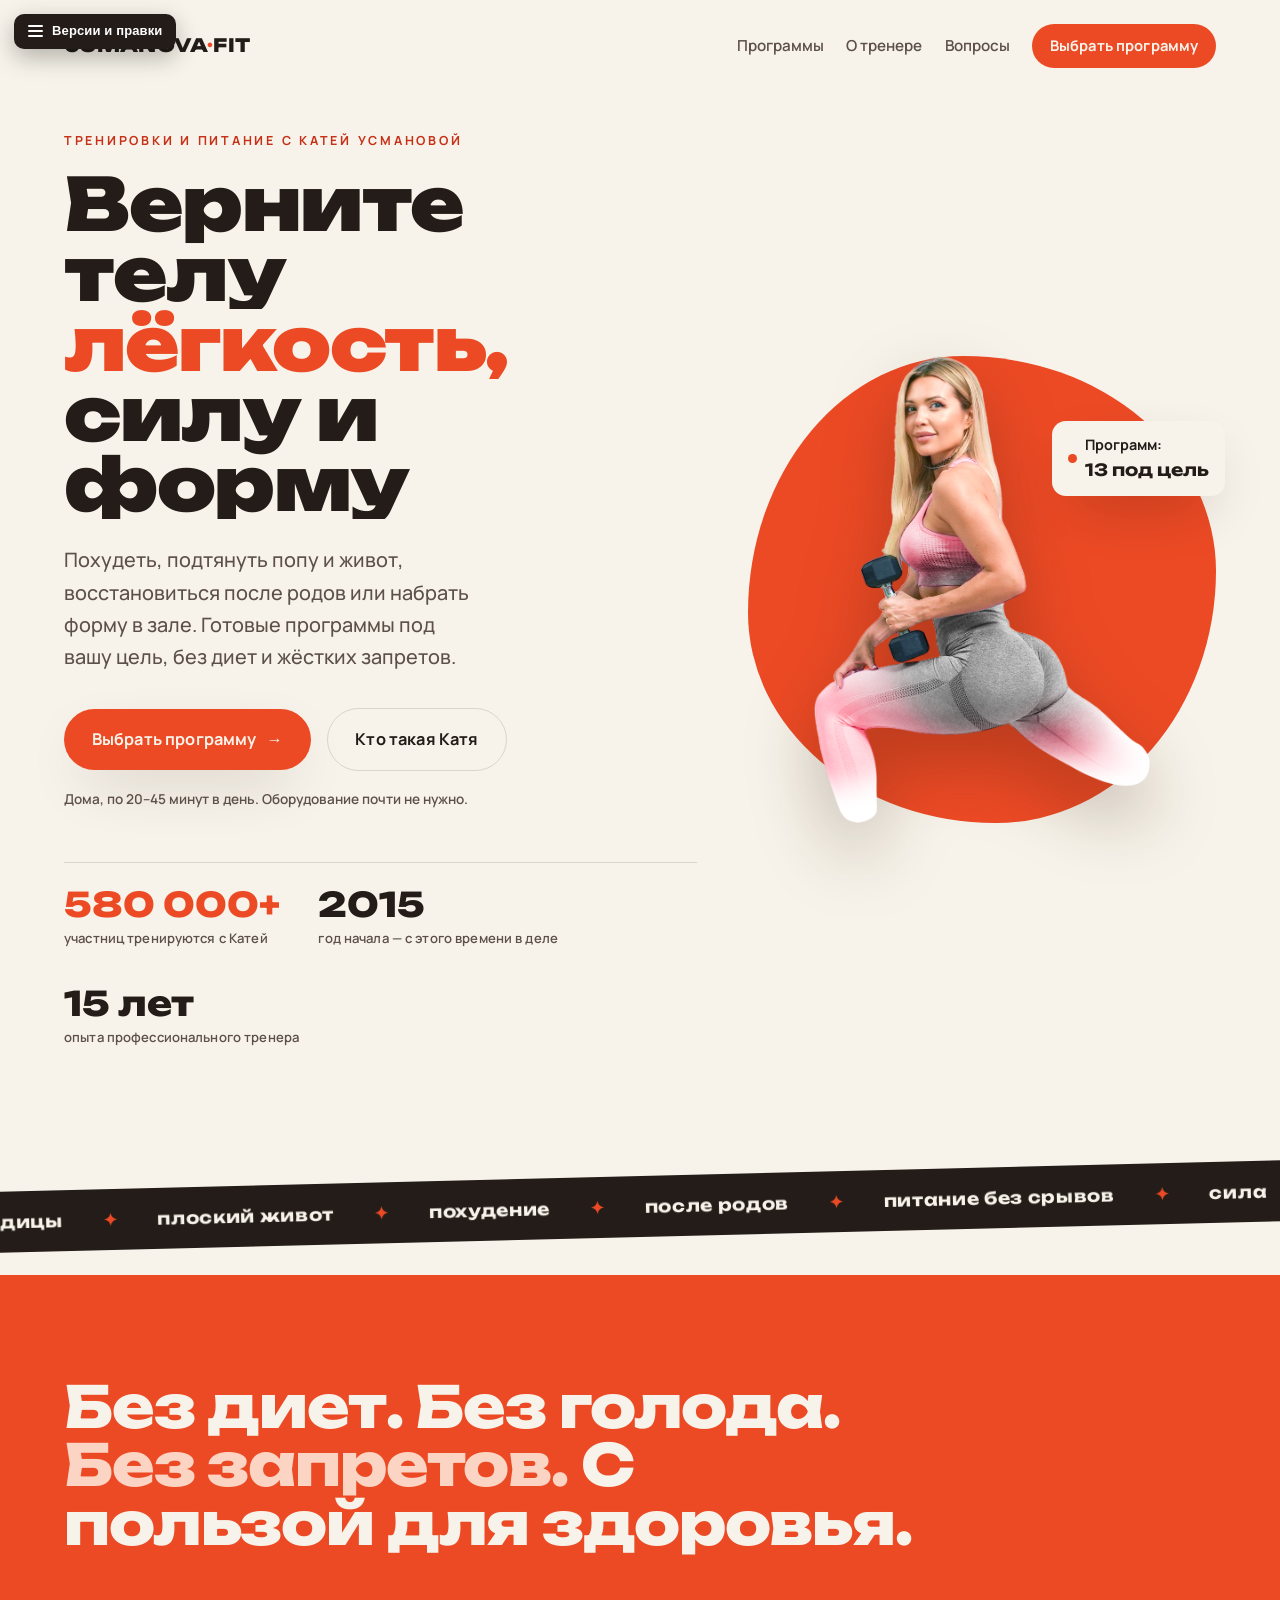
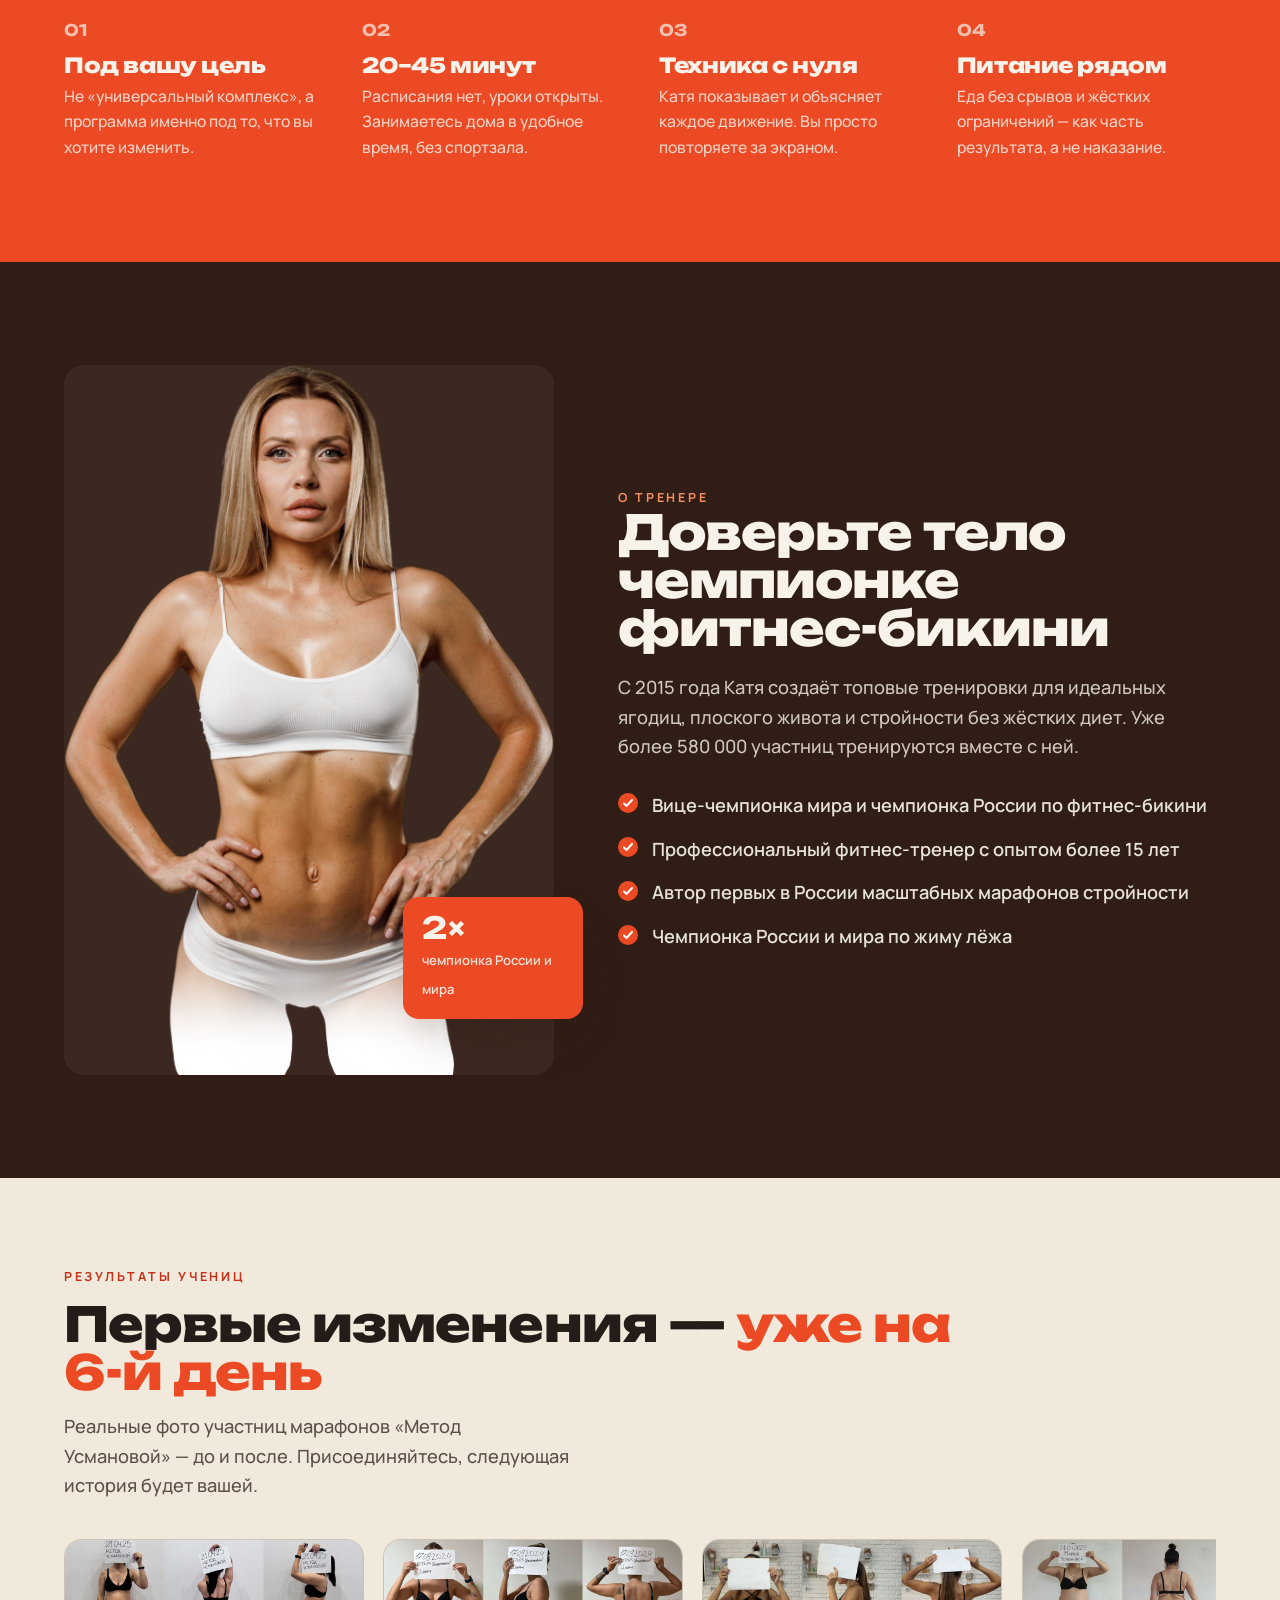
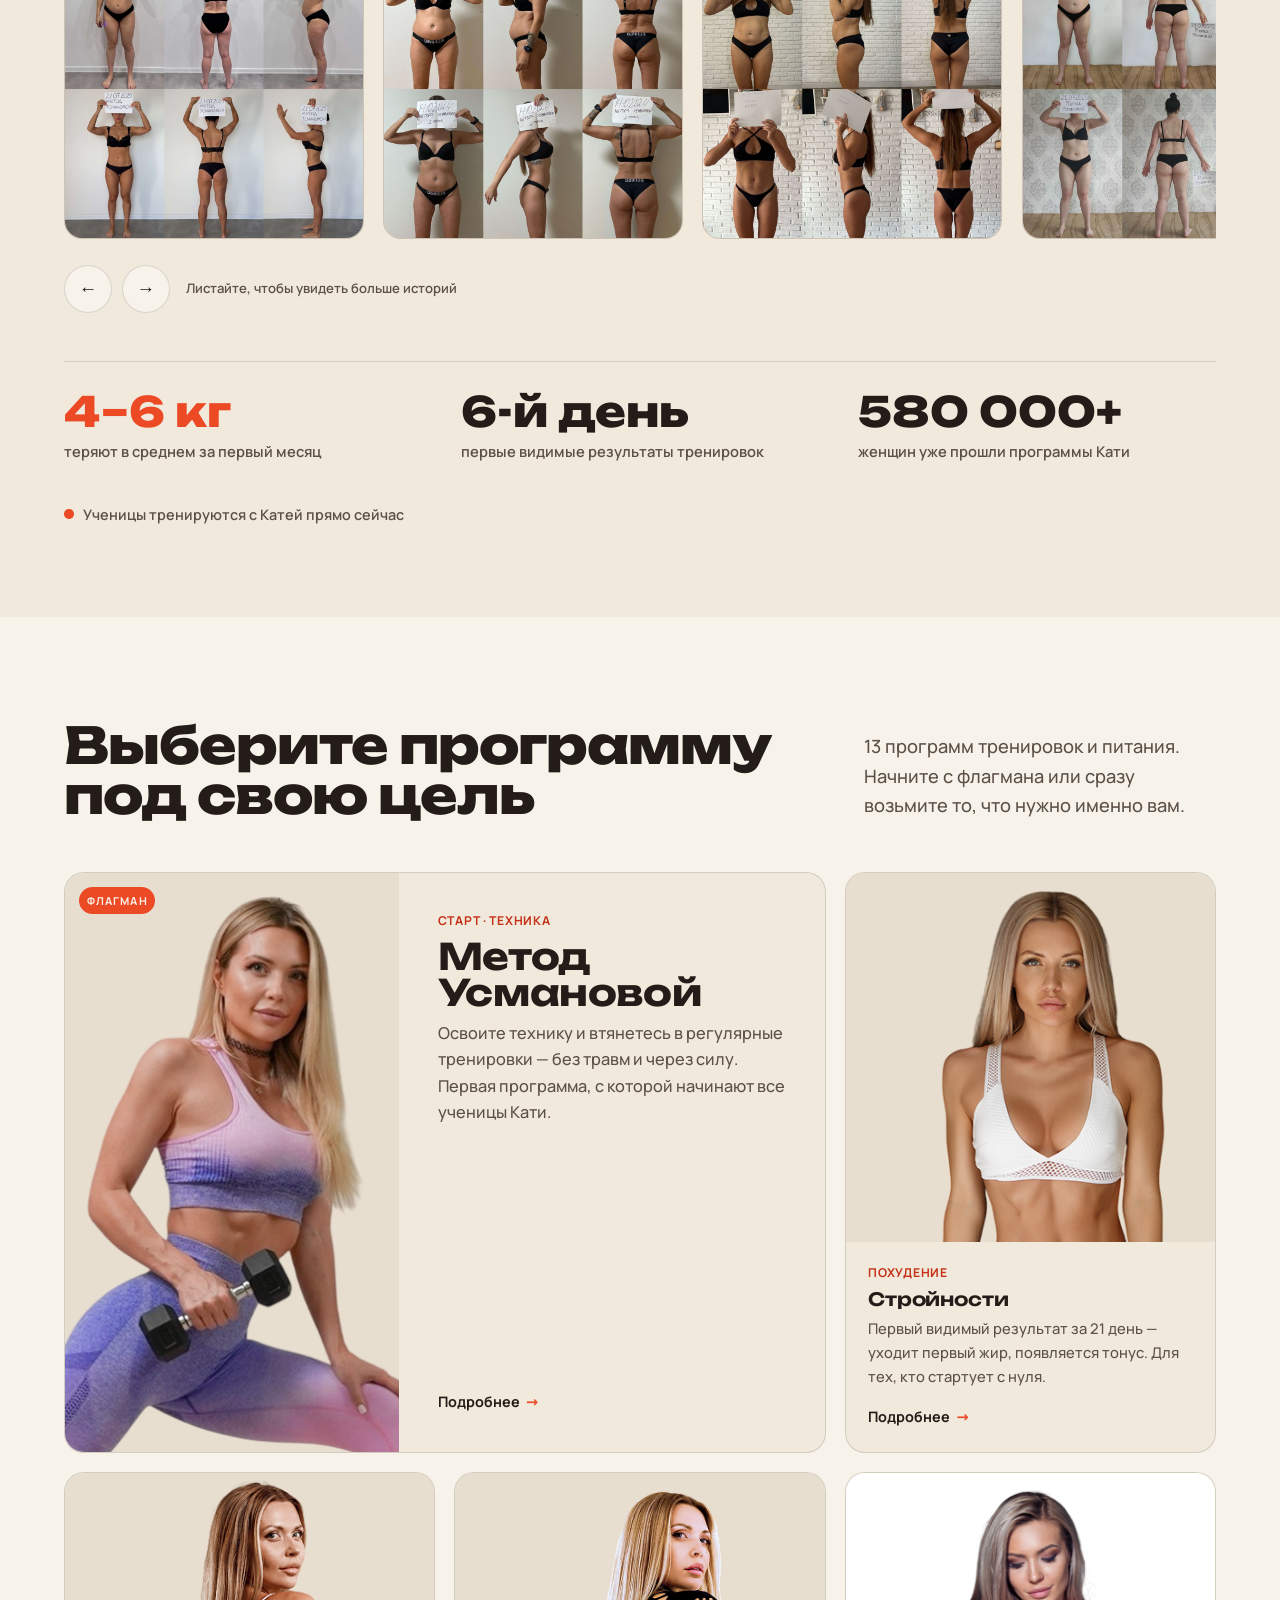
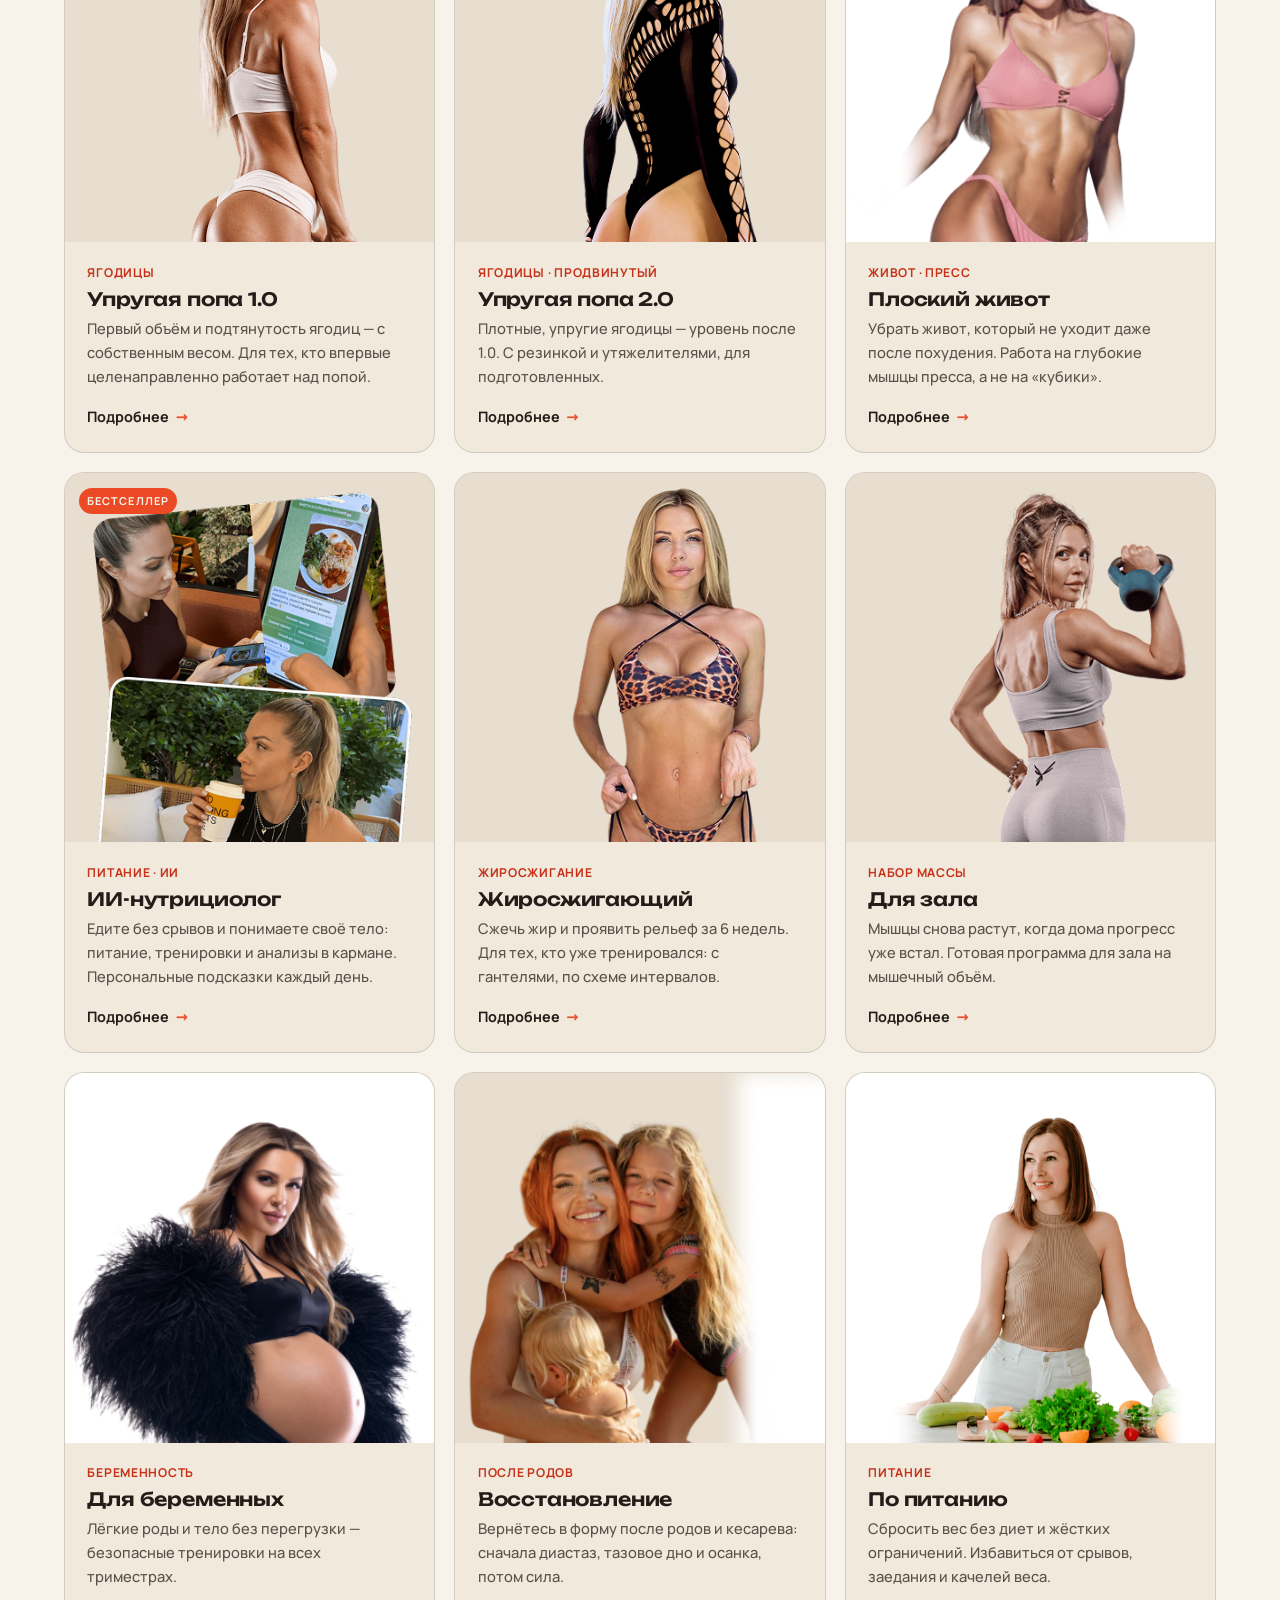
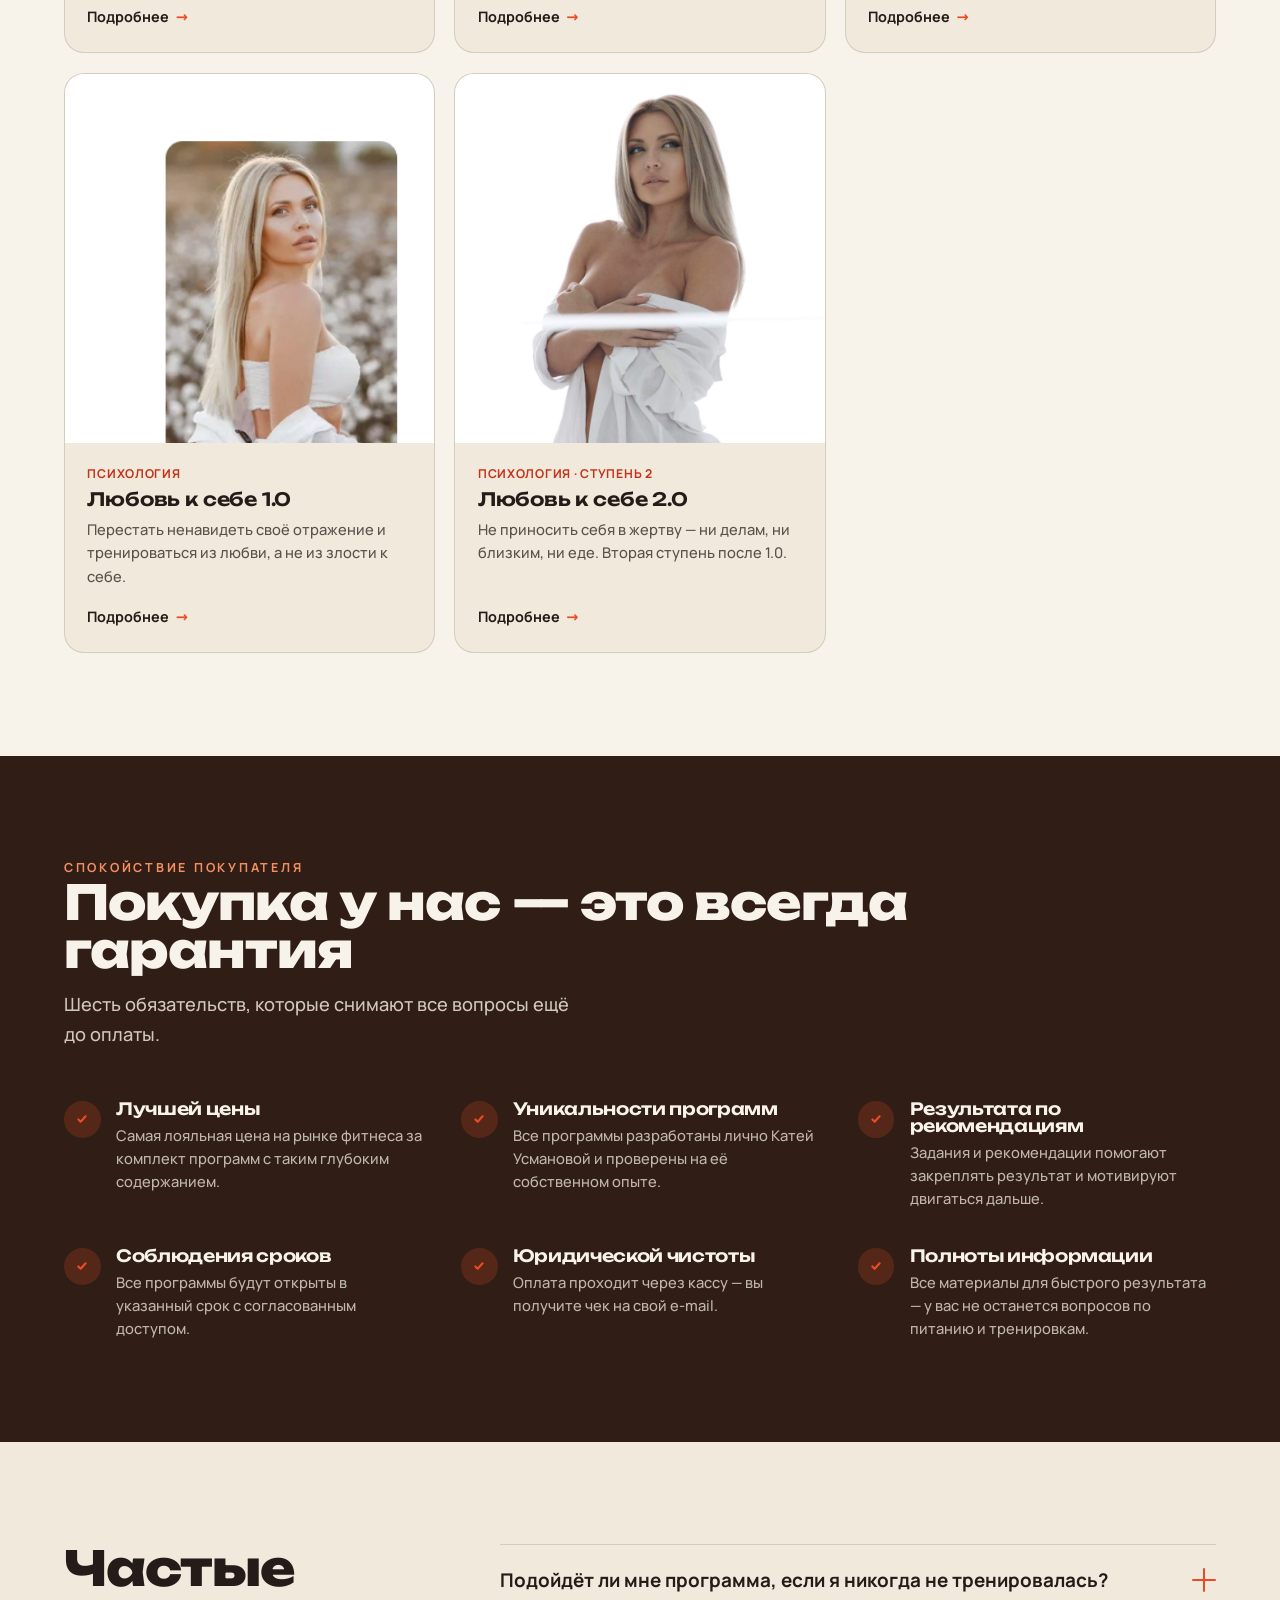
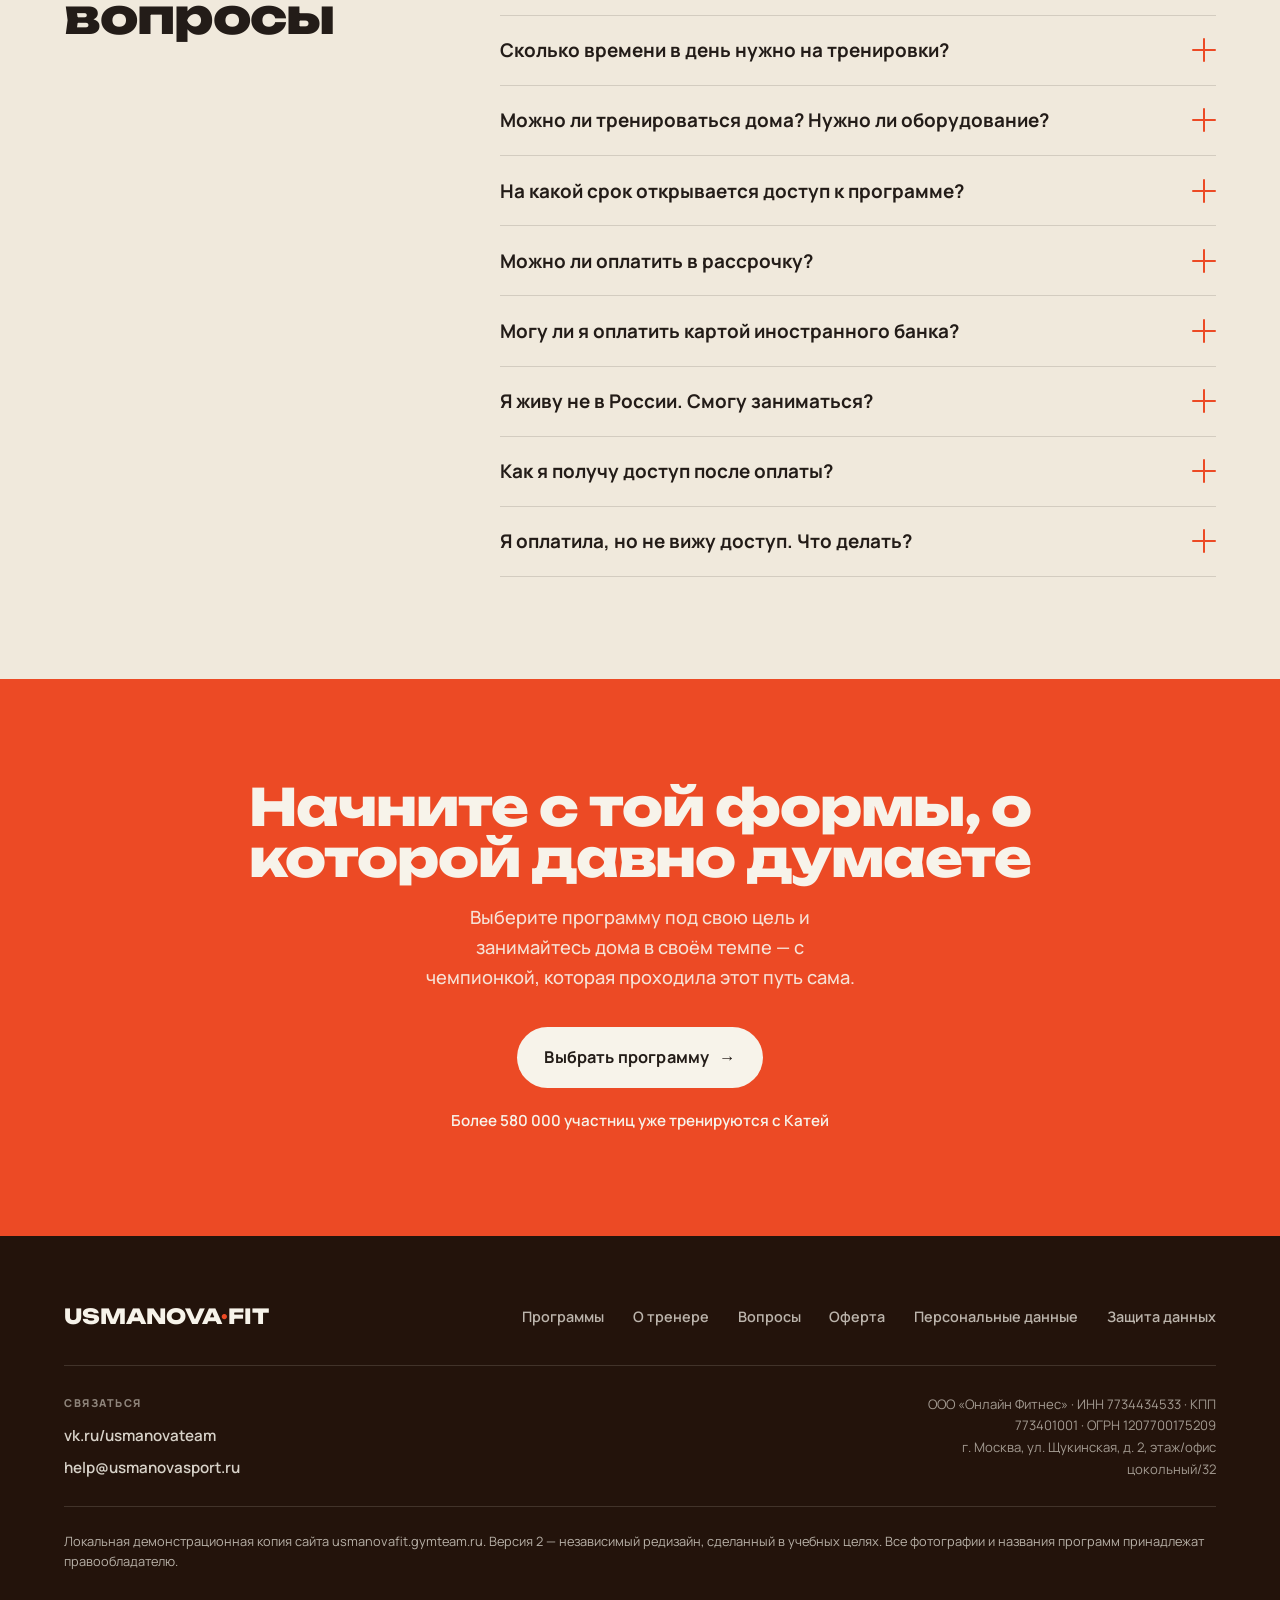
<file: site/mainpage-v2.html>
<!DOCTYPE html>
<html lang="ru">
<head>
<meta charset="utf-8">
<meta name="viewport" content="width=device-width, initial-scale=1">
<title>USMANOVA·FIT — тренировки и питание с Катей Усмановой</title>
<meta name="description" content="Программы домашних тренировок и питания под вашу цель: похудеть, подтянуть тело, восстановиться после родов. Без диет и запретов.">
<link rel="stylesheet" href="assets/fonts/fonts.css">
<link rel="stylesheet" href="assets/v2/style.css">
</head>
<body>

<!-- ============ TOP BAR ============ -->
<header class="wrap topbar">
  <a href="#top" class="brand">USMANOVA<span>·</span>FIT</a>
  <nav class="topbar__cta">
    <a href="#programs" class="topbar__link">Программы</a>
    <a href="#about" class="topbar__link">О тренере</a>
    <a href="#faq" class="topbar__link">Вопросы</a>
    <a href="#programs" class="btn btn--flame" style="padding:.7em 1.2em; font-size:.92rem">Выбрать программу</a>
  </nav>
</header>

<!-- ============ HERO ============ -->
<section class="hero wrap" id="top">
  <div class="hero__grid">
    <div class="hero__copy">
      <p class="eyebrow rv">Тренировки и питание с Катей Усмановой</p>
      <h1 class="hero__title" style="margin-top:1.1rem">
        <span class="line rv"><span>Верните телу</span></span>
        <span class="line rv rv-d1"><span class="flame">лёгкость,</span></span>
        <span class="line rv rv-d2"><span>силу и форму</span></span>
      </h1>
      <p class="hero__lead rv rv-d2">Похудеть, подтянуть попу и живот, восстановиться после родов или набрать форму в зале. Готовые программы под вашу цель, без диет и жёстких запретов.</p>
      <div class="hero__actions rv rv-d3">
        <a href="#programs" class="btn btn--flame">Выбрать программу <span class="btn__arrow">→</span></a>
        <a href="#about" class="btn btn--ghost">Кто такая Катя</a>
      </div>
      <p class="hero__note rv rv-d3">Дома, по 20–45 минут в день. Оборудование почти не нужно.</p>
      <div class="hero__stats rv rv-d3">
        <div class="stat"><div class="stat__num flame">580 000+</div><div class="stat__lbl">участниц тренируются с Катей</div></div>
        <div class="stat"><div class="stat__num">2015</div><div class="stat__lbl">год начала — с этого времени в деле</div></div>
        <div class="stat"><div class="stat__num">15 лет</div><div class="stat__lbl">опыта профессионального тренера</div></div>
      </div>
    </div>
    <div class="hero__media rv rv-d1">
      <div class="hero__blob"></div>
      <div class="hero__tag"><span class="dot"></span><span>Программ:<br><b>13 под цель</b></span></div>
      <img class="hero__ph" src="fixed_assets/thumb_fe50bd05e5-Photoroom.png" alt="Катя Усманова выполняет выпад с гантелей">
    </div>
  </div>
</section>

<!-- ============ MARQUEE ============ -->
<div class="marq" aria-hidden="true">
  <div class="marq__row">
    <span>ягодицы</span><span>плоский живот</span><span>похудение</span><span>после родов</span><span>питание без срывов</span><span>сила</span><span>лёгкость</span>
    <span>ягодицы</span><span>плоский живот</span><span>похудение</span><span>после родов</span><span>питание без срывов</span><span>сила</span><span>лёгкость</span>
  </div>
</div>

<!-- ============ MANIFESTO ============ -->
<section class="manifesto">
  <div class="wrap">
    <h2 class="manifesto__big rv">Без диет. Без голода. <span class="u">Без запретов.</span> С пользой для здоровья.</h2>
    <div class="manifesto__grid">
      <div class="mcard rv rv-d1"><div class="mcard__n">01</div><h3>Под вашу цель</h3><p>Не «универсальный комплекс», а программа именно под то, что вы хотите изменить.</p></div>
      <div class="mcard rv rv-d1"><div class="mcard__n">02</div><h3>20–45 минут</h3><p>Расписания нет, уроки открыты. Занимаетесь дома в удобное время, без спортзала.</p></div>
      <div class="mcard rv rv-d2"><div class="mcard__n">03</div><h3>Техника с нуля</h3><p>Катя показывает и объясняет каждое движение. Вы просто повторяете за экраном.</p></div>
      <div class="mcard rv rv-d2"><div class="mcard__n">04</div><h3>Питание рядом</h3><p>Еда без срывов и жёстких ограничений — как часть результата, а не наказание.</p></div>
    </div>
  </div>
</section>

<!-- ============ ABOUT ============ -->
<section class="about" id="about">
  <div class="wrap about__grid">
    <div class="about__media rv">
      <img class="about__ph" src="fixed_assets/thumb_481964f1ff-Photoroom.png" alt="Портрет Кати Усмановой">
      <div class="about__badge"><b>2×</b><span>чемпионка России и мира</span></div>
    </div>
    <div class="about__copy">
      <p class="eyebrow rv" style="color:oklch(0.75 0.14 45)">О тренере</p>
      <h2 class="rv">Доверьте тело чемпионке фитнес-бикини</h2>
      <p class="about__lead rv rv-d1">С 2015 года Катя создаёт топовые тренировки для идеальных ягодиц, плоского живота и стройности без жёстких диет. Уже более 580 000 участниц тренируются вместе с ней.</p>
      <ul class="creds">
        <li class="rv rv-d1"><svg width="20" height="20" viewBox="0 0 20 20" fill="none"><circle cx="10" cy="10" r="10" fill="oklch(0.635 0.205 34)"/><path d="M6 10.5l2.5 2.5L14 7" stroke="#fff" stroke-width="2" stroke-linecap="round" stroke-linejoin="round"/></svg>Вице-чемпионка мира и чемпионка России по фитнес-бикини</li>
        <li class="rv rv-d1"><svg width="20" height="20" viewBox="0 0 20 20" fill="none"><circle cx="10" cy="10" r="10" fill="oklch(0.635 0.205 34)"/><path d="M6 10.5l2.5 2.5L14 7" stroke="#fff" stroke-width="2" stroke-linecap="round" stroke-linejoin="round"/></svg>Профессиональный фитнес-тренер с опытом более 15 лет</li>
        <li class="rv rv-d2"><svg width="20" height="20" viewBox="0 0 20 20" fill="none"><circle cx="10" cy="10" r="10" fill="oklch(0.635 0.205 34)"/><path d="M6 10.5l2.5 2.5L14 7" stroke="#fff" stroke-width="2" stroke-linecap="round" stroke-linejoin="round"/></svg>Автор первых в России масштабных марафонов стройности</li>
        <li class="rv rv-d2"><svg width="20" height="20" viewBox="0 0 20 20" fill="none"><circle cx="10" cy="10" r="10" fill="oklch(0.635 0.205 34)"/><path d="M6 10.5l2.5 2.5L14 7" stroke="#fff" stroke-width="2" stroke-linecap="round" stroke-linejoin="round"/></svg>Чемпионка России и мира по жиму лёжа</li>
      </ul>
    </div>
  </div>
</section>

<!-- ============ RESULTS ============ -->
<section class="results">
  <div class="wrap">
    <p class="eyebrow rv">Результаты учениц</p>
    <h2 class="results__title rv">Первые изменения — <span class="flame">уже на 6-й день</span></h2>
    <p class="results__lead rv rv-d1">Реальные фото участниц марафонов «Метод Усмановой» — до и после. Присоединяйтесь, следующая история будет вашей.</p>
    <div class="carousel rv rv-d1" id="results-carousel">
      <div class="carousel__track">
        <figure class="carousel__slide"><img src="fixed_assets/results/r01.jpg" alt="Результат ученицы: до и после по «Методу Усмановой»" loading="lazy"></figure>
        <figure class="carousel__slide"><img src="fixed_assets/results/r02.jpg" alt="Результат ученицы: до и после по «Методу Усмановой»" loading="lazy"></figure>
        <figure class="carousel__slide"><img src="fixed_assets/results/r03.jpg" alt="Результат ученицы: до и после по «Методу Усмановой»" loading="lazy"></figure>
        <figure class="carousel__slide"><img src="fixed_assets/results/r04.jpg" alt="Результат ученицы: до и после по «Методу Усмановой»" loading="lazy"></figure>
        <figure class="carousel__slide"><img src="fixed_assets/results/r05.jpg" alt="Результат ученицы: до и после по «Методу Усмановой»" loading="lazy"></figure>
        <figure class="carousel__slide"><img src="fixed_assets/results/r06.jpg" alt="Результат ученицы: до и после по «Методу Усмановой»" loading="lazy"></figure>
        <figure class="carousel__slide"><img src="fixed_assets/results/r07.jpg" alt="Результат ученицы: до и после по «Методу Усмановой»" loading="lazy"></figure>
        <figure class="carousel__slide"><img src="fixed_assets/results/r08.jpg" alt="Результат ученицы: до и после по «Методу Усмановой»" loading="lazy"></figure>
        <figure class="carousel__slide"><img src="fixed_assets/results/r09.jpg" alt="Результат ученицы: до и после по «Методу Усмановой»" loading="lazy"></figure>
        <figure class="carousel__slide"><img src="fixed_assets/results/r10.jpg" alt="Результат ученицы: до и после по «Методу Усмановой»" loading="lazy"></figure>
        <figure class="carousel__slide"><img src="fixed_assets/results/r11.jpg" alt="Результат ученицы: до и после по «Методу Усмановой»" loading="lazy"></figure>
        <figure class="carousel__slide"><img src="fixed_assets/results/r12.jpg" alt="Результат ученицы: до и после по «Методу Усмановой»" loading="lazy"></figure>
        <figure class="carousel__slide"><img src="fixed_assets/results/r13.jpg" alt="Результат ученицы: до и после по «Методу Усмановой»" loading="lazy"></figure>
      </div>
      <div class="carousel__nav">
        <button class="carousel__btn" type="button" data-dir="-1" aria-label="Назад">←</button>
        <button class="carousel__btn" type="button" data-dir="1" aria-label="Вперёд">→</button>
        <span class="carousel__hint">Листайте, чтобы увидеть больше историй</span>
      </div>
    </div>
    <div class="results__row">
      <div class="rstat rv"><div class="rstat__n flame">4–6 кг</div><div class="rstat__l">теряют в среднем за первый месяц</div></div>
      <div class="rstat rv rv-d1"><div class="rstat__n">6-й день</div><div class="rstat__l">первые видимые результаты тренировок</div></div>
      <div class="rstat rv rv-d2"><div class="rstat__n">580 000+</div><div class="rstat__l">женщин уже прошли программы Кати</div></div>
    </div>
    <div class="results__live rv rv-d2"><span class="pulse"></span>Ученицы тренируются с Катей прямо сейчас</div>
  </div>
</section>

<!-- ============ PROGRAMS ============ -->
<section class="programs wrap" id="programs">
  <a id="form" style="position:relative; top:-90px"></a>
  <div class="sec-head">
    <h2 class="rv">Выберите программу под свою цель</h2>
    <p class="rv rv-d1">13 программ тренировок и питания. Начните с флагмана или сразу возьмите то, что нужно именно вам.</p>
  </div>
  <div class="pgrid">

    <a class="pcard pcard--flag rv" href="maysale2026_7-v2.html">
      <div class="pcard__media"><span class="pcard__tag pcard__tag--flame">Флагман</span>
        <img src="assets/fs.getcourse.ru/fileservice/file/download/a/934144/sc/129/h/9993958238de93cfb42027db3748b8fe.png" alt="Метод Усмановой"></div>
      <div class="pcard__body">
        <div class="pcard__goal">Старт · техника</div>
        <h3>Метод Усмановой</h3>
        <p>Освоите технику и втянетесь в регулярные тренировки — без травм и через силу. Первая программа, с которой начинают все ученицы Кати.</p>
        <span class="pcard__more">Подробнее <span class="a">→</span></span>
      </div>
    </a>

    <a class="pcard pcard--wide rv rv-d1" href="maysale2026_7-v2.html">
      <div class="pcard__media">
        <img src="assets/fs.getcourse.ru/fileservice/file/download/a/934144/sc/243/h/b425fe3374dfff385aa5305db7156a5f.png" alt="Марафон Стройности"></div>
      <div class="pcard__body"><div class="pcard__goal">Похудение</div><h3>Стройности</h3>
        <p>Первый видимый результат за 21 день — уходит первый жир, появляется тонус. Для тех, кто стартует с нуля.</p>
        <span class="pcard__more">Подробнее <span class="a">→</span></span></div>
    </a>

    <a class="pcard rv" href="maysale2026_7-v2.html">
      <div class="pcard__media"><img src="assets/fs.getcourse.ru/fileservice/file/download/a/934144/sc/265/h/d8acf94578d7aa9c71f7b487c818a4b4.png" alt="Упругая попа 1.0"></div>
      <div class="pcard__body"><div class="pcard__goal">Ягодицы</div><h3>Упругая попа 1.0</h3>
        <p>Первый объём и подтянутость ягодиц — с собственным весом. Для тех, кто впервые целенаправленно работает над попой.</p>
        <span class="pcard__more">Подробнее <span class="a">→</span></span></div>
    </a>

    <a class="pcard rv rv-d1" href="maysale2026_7-v2.html">
      <div class="pcard__media"><img src="assets/fs.getcourse.ru/fileservice/file/download/a/934144/sc/115/h/24010713a536c083b2ec7afd7c1d1a14.png" alt="Упругая попа 2.0"></div>
      <div class="pcard__body"><div class="pcard__goal">Ягодицы · продвинутый</div><h3>Упругая попа 2.0</h3>
        <p>Плотные, упругие ягодицы — уровень после 1.0. С резинкой и утяжелителями, для подготовленных.</p>
        <span class="pcard__more">Подробнее <span class="a">→</span></span></div>
    </a>

    <a class="pcard rv rv-d2" href="maysale2026_7-v2.html">
      <div class="pcard__media"><img src="assets/fs.getcourse.ru/fileservice/file/download/a/934144/sc/284/h/9c599cbd2f0e39fa1bd12c09072e4db2.png" alt="Плоский живот"></div>
      <div class="pcard__body"><div class="pcard__goal">Живот · пресс</div><h3>Плоский живот</h3>
        <p>Убрать живот, который не уходит даже после похудения. Работа на глубокие мышцы пресса, а не на «кубики».</p>
        <span class="pcard__more">Подробнее <span class="a">→</span></span></div>
    </a>

    <a class="pcard pcard--wide rv" href="maysale2026_7-v2.html">
      <div class="pcard__media"><span class="pcard__tag pcard__tag--flame">Бестселлер</span>
        <img src="assets/fs.getcourse.ru/fileservice/file/download/a/934144/sc/104/h/468c85a2ea7c865ae30349257111fd6f.png" alt="ИИ-нутрициолог"></div>
      <div class="pcard__body"><div class="pcard__goal">Питание · ИИ</div><h3>ИИ-нутрициолог</h3>
        <p>Едите без срывов и понимаете своё тело: питание, тренировки и анализы в кармане. Персональные подсказки каждый день.</p>
        <span class="pcard__more">Подробнее <span class="a">→</span></span></div>
    </a>

    <a class="pcard rv rv-d1" href="maysale2026_7-v2.html">
      <div class="pcard__media"><img src="assets/fs.getcourse.ru/fileservice/file/download/a/934144/sc/351/h/4bbdff61ee6ece8379588a12d384bcf1.png" alt="Жиросжигающий"></div>
      <div class="pcard__body"><div class="pcard__goal">Жиросжигание</div><h3>Жиросжигающий</h3>
        <p>Сжечь жир и проявить рельеф за 6 недель. Для тех, кто уже тренировался: с гантелями, по схеме интервалов.</p>
        <span class="pcard__more">Подробнее <span class="a">→</span></span></div>
    </a>

    <a class="pcard rv rv-d2" href="maysale2026_7-v2.html">
      <div class="pcard__media"><img src="assets/fs.getcourse.ru/fileservice/file/download/a/934144/sc/182/h/8261c10bf388dcc255c1368cf0ada516.png" alt="Программа для зала"></div>
      <div class="pcard__body"><div class="pcard__goal">Набор массы</div><h3>Для зала</h3>
        <p>Мышцы снова растут, когда дома прогресс уже встал. Готовая программа для зала на мышечный объём.</p>
        <span class="pcard__more">Подробнее <span class="a">→</span></span></div>
    </a>

    <a class="pcard rv" href="maysale2026_7-v2.html">
      <div class="pcard__media"><img src="assets/fs.getcourse.ru/fileservice/file/download/a/934144/sc/389/h/670dcb85eab5786fd01def671ea3da4f.png" alt="Для беременных"></div>
      <div class="pcard__body"><div class="pcard__goal">Беременность</div><h3>Для беременных</h3>
        <p>Лёгкие роды и тело без перегрузки — безопасные тренировки на всех триместрах.</p>
        <span class="pcard__more">Подробнее <span class="a">→</span></span></div>
    </a>

    <a class="pcard rv rv-d1" href="maysale2026_7-v2.html">
      <div class="pcard__media"><img src="assets/fs.getcourse.ru/fileservice/file/download/a/934144/sc/97/h/b88878684e2c798665d456e839aae6c7.png" alt="Восстановление после родов"></div>
      <div class="pcard__body"><div class="pcard__goal">После родов</div><h3>Восстановление</h3>
        <p>Вернётесь в форму после родов и кесарева: сначала диастаз, тазовое дно и осанка, потом сила.</p>
        <span class="pcard__more">Подробнее <span class="a">→</span></span></div>
    </a>

    <a class="pcard rv rv-d2" href="maysale2026_7-v2.html">
      <div class="pcard__media"><img src="assets/fs.getcourse.ru/fileservice/file/download/a/934144/sc/187/h/8471238dd04bfc42ccdcc32a9607164f.png" alt="Курс по питанию"></div>
      <div class="pcard__body"><div class="pcard__goal">Питание</div><h3>По питанию</h3>
        <p>Сбросить вес без диет и жёстких ограничений. Избавиться от срывов, заедания и качелей веса.</p>
        <span class="pcard__more">Подробнее <span class="a">→</span></span></div>
    </a>

    <a class="pcard rv" href="maysale2026_7-v2.html">
      <div class="pcard__media"><img src="assets/fs.getcourse.ru/fileservice/file/download/a/934144/sc/223/h/9c1c658f32e34dff3aa500d44a2a6e00.png" alt="Любовь к себе 1.0"></div>
      <div class="pcard__body"><div class="pcard__goal">Психология</div><h3>Любовь к себе 1.0</h3>
        <p>Перестать ненавидеть своё отражение и тренироваться из любви, а не из злости к себе.</p>
        <span class="pcard__more">Подробнее <span class="a">→</span></span></div>
    </a>

    <a class="pcard rv rv-d1" href="maysale2026_7-v2.html">
      <div class="pcard__media"><img src="assets/fs.getcourse.ru/fileservice/file/download/a/934144/sc/417/h/aa1e13d1be6e5c91fae1b4ea930dba97.png" alt="Любовь к себе 2.0"></div>
      <div class="pcard__body"><div class="pcard__goal">Психология · ступень 2</div><h3>Любовь к себе 2.0</h3>
        <p>Не приносить себя в жертву — ни делам, ни близким, ни еде. Вторая ступень после 1.0.</p>
        <span class="pcard__more">Подробнее <span class="a">→</span></span></div>
    </a>

  </div>
</section>

<!-- ============ WARRANTY ============ -->
<section class="warranty">
  <div class="wrap">
    <p class="eyebrow rv" style="color:oklch(0.75 0.14 45)">Спокойствие покупателя</p>
    <h2 class="rv">Покупка у нас — это всегда гарантия</h2>
    <p class="warranty__lead rv rv-d1">Шесть обязательств, которые снимают все вопросы ещё до оплаты.</p>
    <div class="warranty__grid">
      <div class="warranty__item rv"><span class="warranty__ico"><svg width="18" height="18" viewBox="0 0 20 20" fill="none"><path d="M6 10.5l2.5 2.5L14 7" stroke="oklch(0.635 0.205 34)" stroke-width="2.4" stroke-linecap="round" stroke-linejoin="round"/></svg></span><div><h3>Лучшей цены</h3><p>Самая лояльная цена на рынке фитнеса за комплект программ с таким глубоким содержанием.</p></div></div>
      <div class="warranty__item rv rv-d1"><span class="warranty__ico"><svg width="18" height="18" viewBox="0 0 20 20" fill="none"><path d="M6 10.5l2.5 2.5L14 7" stroke="oklch(0.635 0.205 34)" stroke-width="2.4" stroke-linecap="round" stroke-linejoin="round"/></svg></span><div><h3>Уникальности программ</h3><p>Все программы разработаны лично Катей Усмановой и проверены на её собственном опыте.</p></div></div>
      <div class="warranty__item rv rv-d2"><span class="warranty__ico"><svg width="18" height="18" viewBox="0 0 20 20" fill="none"><path d="M6 10.5l2.5 2.5L14 7" stroke="oklch(0.635 0.205 34)" stroke-width="2.4" stroke-linecap="round" stroke-linejoin="round"/></svg></span><div><h3>Результата по рекомендациям</h3><p>Задания и рекомендации помогают закреплять результат и мотивируют двигаться дальше.</p></div></div>
      <div class="warranty__item rv"><span class="warranty__ico"><svg width="18" height="18" viewBox="0 0 20 20" fill="none"><path d="M6 10.5l2.5 2.5L14 7" stroke="oklch(0.635 0.205 34)" stroke-width="2.4" stroke-linecap="round" stroke-linejoin="round"/></svg></span><div><h3>Соблюдения сроков</h3><p>Все программы будут открыты в указанный срок с согласованным доступом.</p></div></div>
      <div class="warranty__item rv rv-d1"><span class="warranty__ico"><svg width="18" height="18" viewBox="0 0 20 20" fill="none"><path d="M6 10.5l2.5 2.5L14 7" stroke="oklch(0.635 0.205 34)" stroke-width="2.4" stroke-linecap="round" stroke-linejoin="round"/></svg></span><div><h3>Юридической чистоты</h3><p>Оплата проходит через кассу — вы получите чек на свой e-mail.</p></div></div>
      <div class="warranty__item rv rv-d2"><span class="warranty__ico"><svg width="18" height="18" viewBox="0 0 20 20" fill="none"><path d="M6 10.5l2.5 2.5L14 7" stroke="oklch(0.635 0.205 34)" stroke-width="2.4" stroke-linecap="round" stroke-linejoin="round"/></svg></span><div><h3>Полноты информации</h3><p>Все материалы для быстрого результата — у вас не останется вопросов по питанию и тренировкам.</p></div></div>
    </div>
  </div>
</section>

<!-- ============ FAQ ============ -->
<section class="faq" id="faq">
  <div class="wrap faq__grid">
    <h2 class="rv">Частые<br>вопросы</h2>
    <div class="acc rv rv-d1">
      <div class="acc__item"><button class="acc__q">Подойдёт ли мне программа, если я никогда не тренировалась?<span class="acc__ico"></span></button>
        <div class="acc__panel"><div><p>Да. Есть программы для старта с нуля — например, Метод Усмановой и Стройности. Катя показывает и объясняет каждое движение, вы просто повторяете за экраном.</p></div></div></div>
      <div class="acc__item"><button class="acc__q">Сколько времени в день нужно на тренировки?<span class="acc__ico"></span></button>
        <div class="acc__panel"><div><p>От 20 до 45 минут. Жёсткого расписания нет — уроки открыты, включаете в любое удобное время.</p></div></div></div>
      <div class="acc__item"><button class="acc__q">Можно ли тренироваться дома? Нужно ли оборудование?<span class="acc__ico"></span></button>
        <div class="acc__panel"><div><p>Да, всё рассчитано на дом. Большинство программ — с собственным весом; для некоторых пригодятся резинка, гантели или утяжелители.</p></div></div></div>
      <div class="acc__item"><button class="acc__q">На какой срок открывается доступ к программе?<span class="acc__ico"></span></button>
        <div class="acc__panel"><div><p>Доступ открывается надолго — точный срок указан в описании каждой программы. Уроки остаются с вами на всё это время.</p></div></div></div>
      <div class="acc__item"><button class="acc__q">Можно ли оплатить в рассрочку?<span class="acc__ico"></span></button>
        <div class="acc__panel"><div><p>Да, стоимость можно разбить на несколько платежей — вариант рассрочки доступен при оформлении.</p></div></div></div>
      <div class="acc__item"><button class="acc__q">Могу ли я оплатить картой иностранного банка?<span class="acc__ico"></span></button>
        <div class="acc__panel"><div><p>Да, оплата картами иностранных банков поддерживается.</p></div></div></div>
      <div class="acc__item"><button class="acc__q">Я живу не в России. Смогу заниматься?<span class="acc__ico"></span></button>
        <div class="acc__panel"><div><p>Да, заниматься можно из любой страны — нужен только доступ в интернет.</p></div></div></div>
      <div class="acc__item"><button class="acc__q">Как я получу доступ после оплаты?<span class="acc__ico"></span></button>
        <div class="acc__panel"><div><p>Сразу после оплаты на почту придёт письмо с доступом в личный кабинет, где открываются уроки.</p></div></div></div>
      <div class="acc__item"><button class="acc__q">Я оплатила, но не вижу доступ. Что делать?<span class="acc__ico"></span></button>
        <div class="acc__panel"><div><p>Напишите в поддержку — быстро разберёмся и откроем доступ.</p></div></div></div>
    </div>
  </div>
</section>

<!-- ============ FINAL CTA ============ -->
<section class="final">
  <div class="wrap">
    <h2 class="rv">Начните с той формы, о которой давно думаете</h2>
    <p class="rv rv-d1">Выберите программу под свою цель и занимайтесь дома в своём темпе — с чемпионкой, которая проходила этот путь сама.</p>
    <a href="#programs" class="btn btn--bone rv rv-d1">Выбрать программу <span class="btn__arrow">→</span></a>
    <small class="rv rv-d2">Более 580 000 участниц уже тренируются с Катей</small>
  </div>
</section>

<!-- ============ FOOTER ============ -->
<footer class="foot">
  <div class="wrap">
    <div class="foot__top">
      <div class="foot__brand">USMANOVA<span>·</span>FIT</div>
      <nav class="foot__links">
        <a href="#programs">Программы</a>
        <a href="#about">О тренере</a>
        <a href="#faq">Вопросы</a>
        <a href="oferta_fitnes-v2.html">Оферта</a>
        <a href="personaldata-v2.html">Персональные данные</a>
        <a href="protection_fitnes-v2.html">Защита данных</a>
      </nav>
    </div>
    <div class="foot__contacts">
      <div class="foot__col">
        <div class="foot__label">Связаться</div>
        <a href="https://vk.ru/usmanovateam" target="_blank" rel="noopener">vk.ru/usmanovateam</a>
        <a href="mailto:help@usmanovasport.ru">help@usmanovasport.ru</a>
      </div>
      <div class="foot__company">
        ООО «Онлайн Фитнес» · ИНН 7734434533 · КПП 773401001 · ОГРН 1207700175209<br>
        г. Москва, ул. Щукинская, д. 2, этаж/офис цокольный/32
      </div>
    </div>
    <div class="foot__legal">
      Локальная демонстрационная копия сайта usmanovafit.gymteam.ru. Версия&nbsp;2 — независимый редизайн, сделанный в учебных целях. Все фотографии и названия программ принадлежат правообладателю.
    </div>
  </div>
</footer>

<!-- ============ SITE MENU (versions + changes) ============ -->
<div id="siteMenu" class="smenu">
  <button class="smenu__toggle" type="button" aria-label="Версии и правки">
    <span class="smenu__bars"><i></i><i></i><i></i></span> Версии и правки
  </button>
  <div class="smenu__panel">
    <div class="smenu__label">Версия лендинга</div>
    <div class="smenu__versions">
      <a class="smenu__ver" data-v="1" href="mainpage.html">V1<small>Копия оригинала</small></a>
      <a class="smenu__ver" data-v="2" href="mainpage-v2.html">V2<small>Редизайн</small></a>
    </div>
    <div class="smenu__label">Отличия от оригинала</div>
    <ul class="smenu__list">
      <li><b>Плавная прокрутка</b> по якорям страницы.</li>
      <li><b>Фикс кнопки «Выбрать программу»</b> — на оригинале ведёт на несуществующий якорь <code>#form</code>; здесь добавлен якорь, кнопка прокручивает к программам.</li>
      <li><b>Починена модалка заказа</b> — на оригинале кнопки «Забрать набор» шлют форму на недоступный бэкенд; здесь показывается демо-подтверждение.</li>
      <li><b>V2 — полностью новый дизайн</b> лендинга (эта страница).</li>
    </ul>
  </div>
</div>

<script src="assets/v2/site.js"></script>
</body>
</html>
</file>
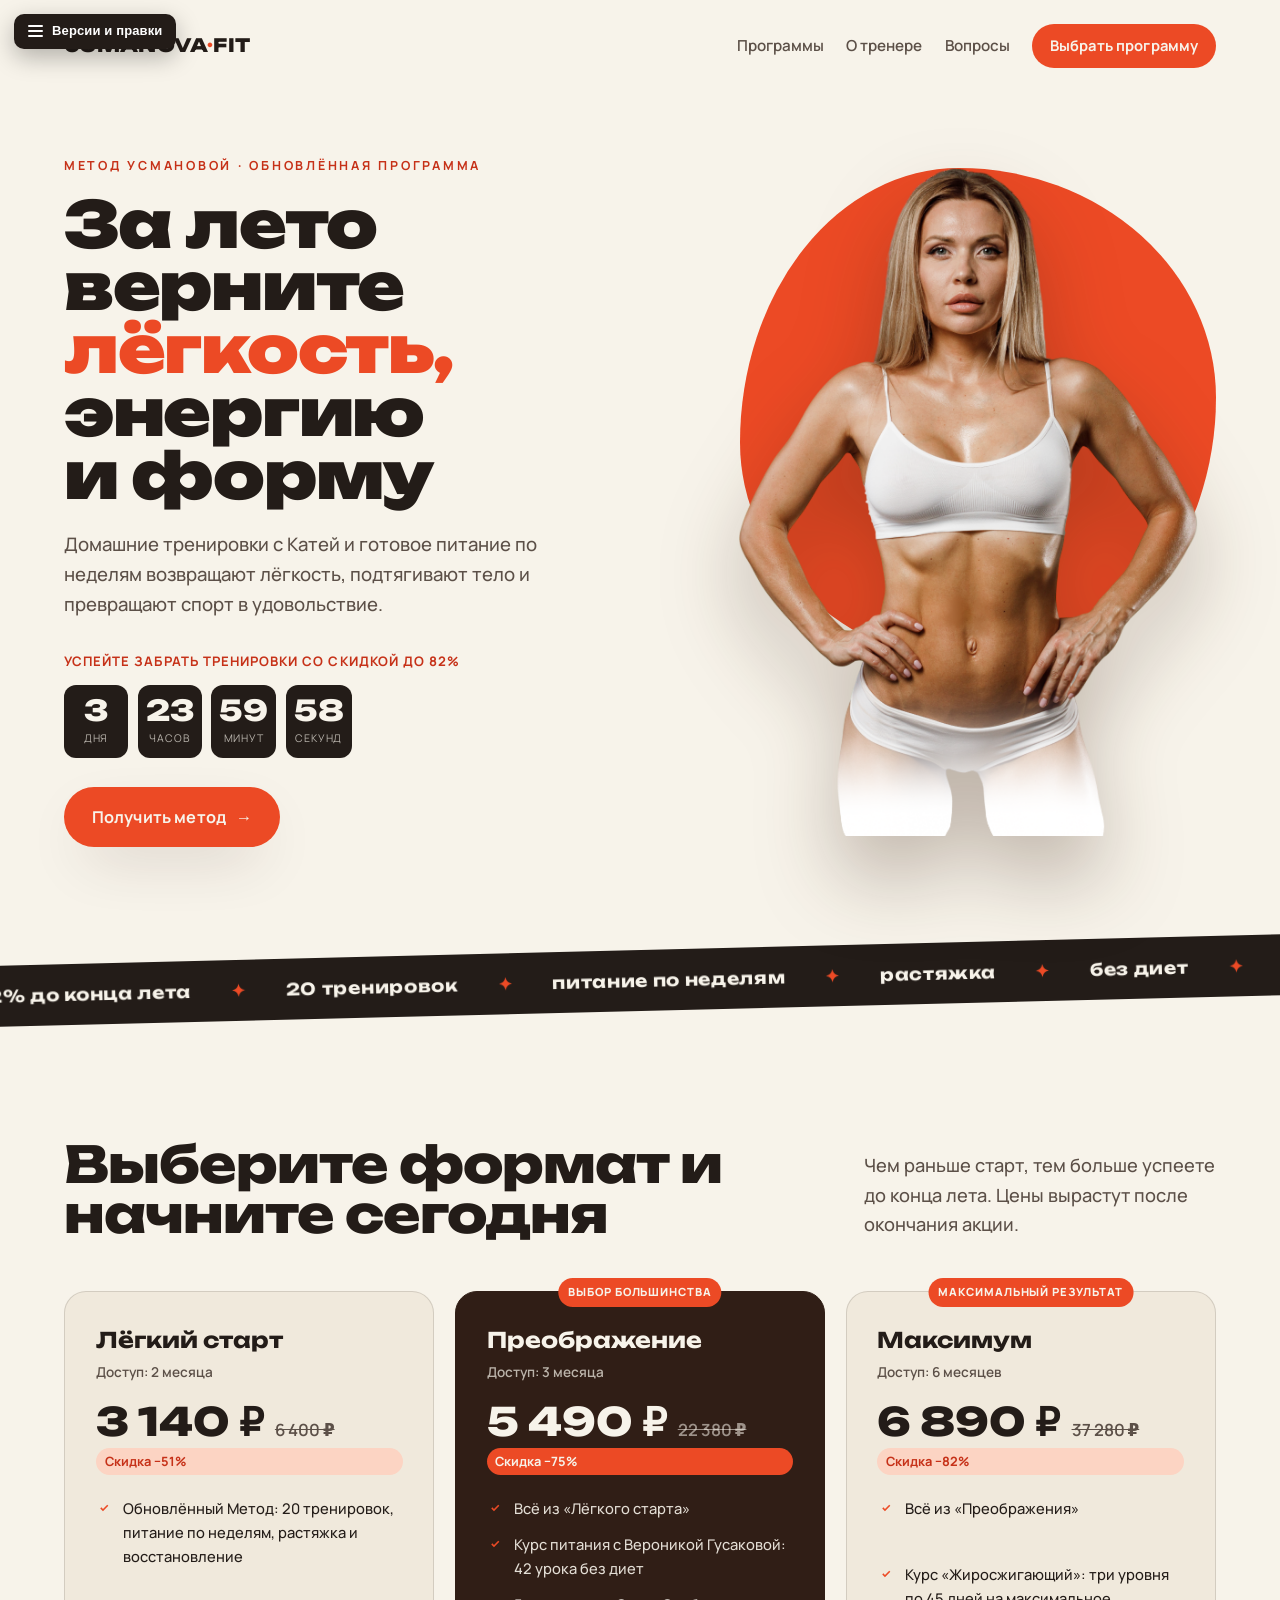
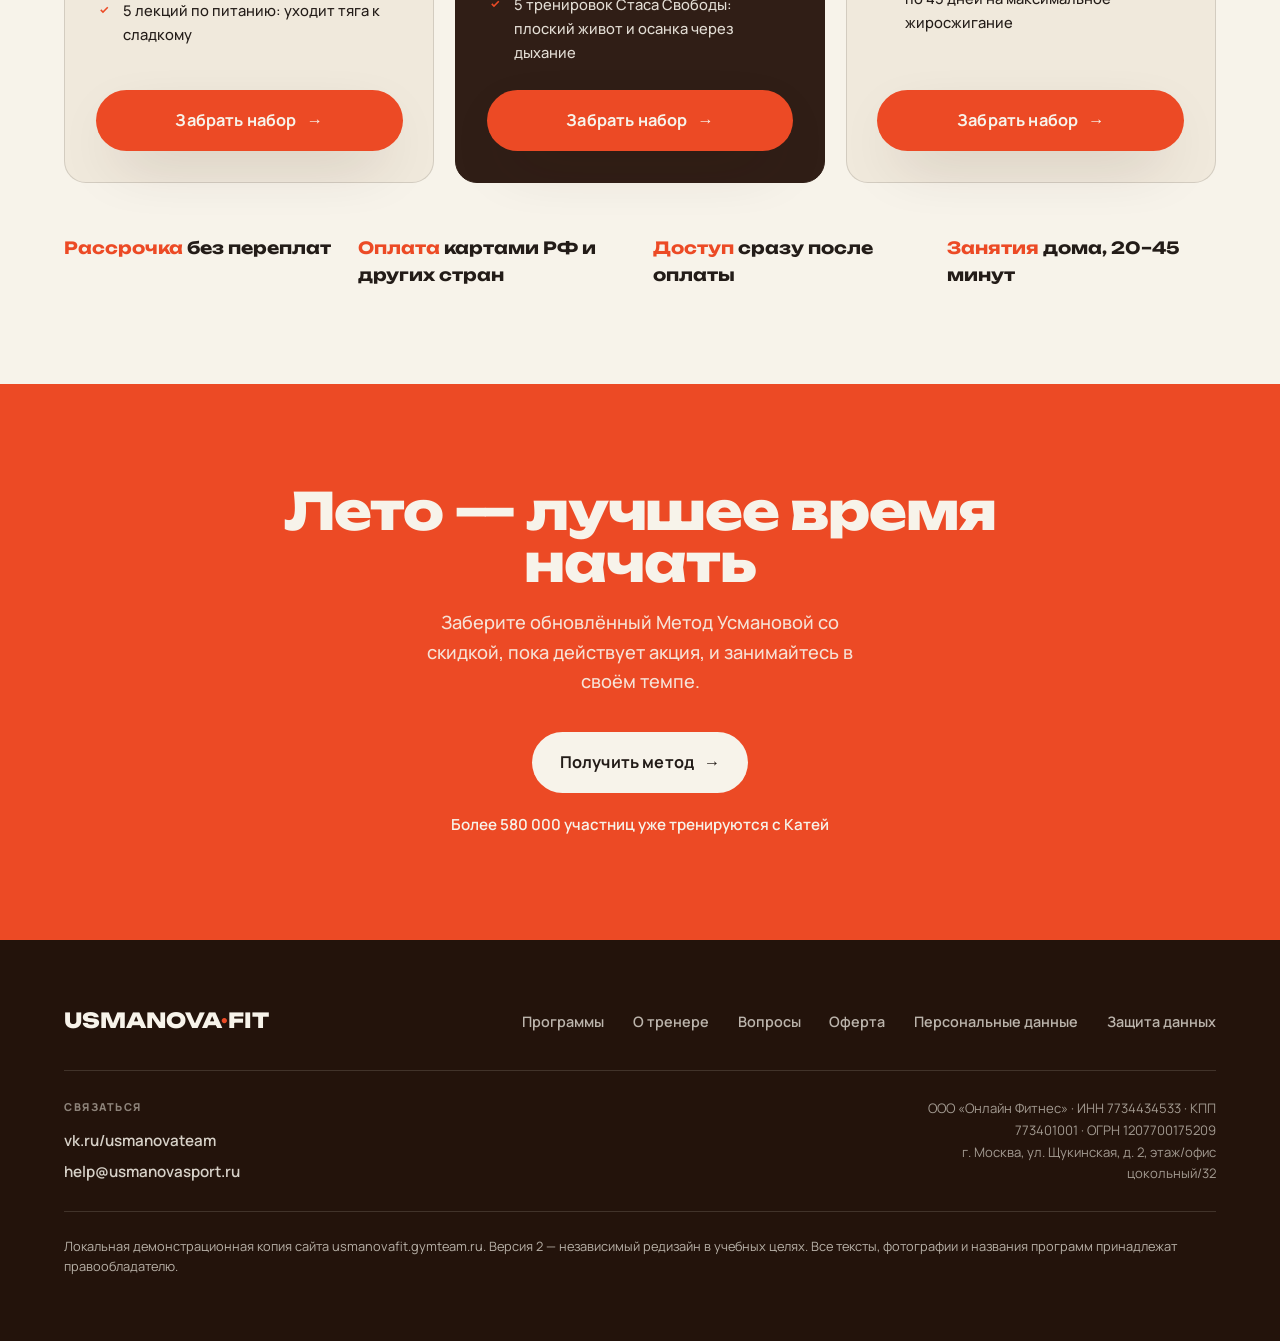
<file: site/maysale2026_7-v2.html>
<!DOCTYPE html>
<html lang="ru">
<head>
<meta charset="utf-8">
<meta name="viewport" content="width=device-width, initial-scale=1">
<title>USMANOVA·FIT — Метод Усмановой со скидкой до 82%</title>
<meta name="description" content="Обновлённый Метод Усмановой: домашние тренировки и питание. Успейте забрать со скидкой до 82%.">
<link rel="stylesheet" href="assets/fonts/fonts.css">
<link rel="stylesheet" href="assets/v2/style.css">
</head>
<body>
<header class="wrap topbar">
  <a href="mainpage-v2.html" class="brand">USMANOVA<span>·</span>FIT</a>
  <nav class="topbar__cta">
    <a href="mainpage-v2.html#programs" class="topbar__link">Программы</a>
    <a href="mainpage-v2.html#about" class="topbar__link">О тренере</a>
    <a href="mainpage-v2.html#faq" class="topbar__link">Вопросы</a>
    <a href="maysale2026_7-v2.html" class="btn btn--flame" style="padding:.7em 1.2em; font-size:.92rem">Выбрать программу</a>
  </nav>
</header>
<section class="offer-hero wrap">
  <div class="offer-hero__grid">
    <div>
      <p class="eyebrow rv">Метод Усмановой · обновлённая программа</p>
      <h1 class="rv" style="margin-top:1rem">За лето верните<br><span class="flame">лёгкость,</span> энергию<br>и форму</h1>
      <p class="offer-hero__lead rv rv-d1">Домашние тренировки с Катей и готовое питание по неделям возвращают лёгкость, подтягивают тело и превращают спорт в удовольствие.</p>
      <div class="countdown rv rv-d1">
        <span class="countdown__lbl">Успейте забрать тренировки со скидкой до 82%</span>
        <div class="cd" data-days="4">
          <div class="cd__cell" data-u="d"><div class="cd__n">4</div><div class="cd__u">дня</div></div>
          <div class="cd__cell" data-u="h"><div class="cd__n">01</div><div class="cd__u">часов</div></div>
          <div class="cd__cell" data-u="m"><div class="cd__n">17</div><div class="cd__u">минут</div></div>
          <div class="cd__cell" data-u="s"><div class="cd__n">08</div><div class="cd__u">секунд</div></div>
        </div>
      </div>
      <div class="hero__actions rv rv-d2" style="margin-top:1.8rem">
        <a href="#tariffs" class="btn btn--flame">Получить метод <span class="btn__arrow">→</span></a>
      </div>
    </div>
    <div class="offer-hero__media rv rv-d1">
      <div class="hero__blob"></div>
      <img class="offer-hero__ph" src="fixed_assets/thumb_481964f1ff-Photoroom.png" alt="Катя Усманова">
    </div>
  </div>
</section>

<div class="marq" aria-hidden="true"><div class="marq__row">
  <span>−82% до конца лета</span><span>20 тренировок</span><span>питание по неделям</span><span>растяжка</span><span>без диет</span><span>рассрочка</span>
  <span>−82% до конца лета</span><span>20 тренировок</span><span>питание по неделям</span><span>растяжка</span><span>без диет</span><span>рассрочка</span>
</div></div>

<section class="tariffs wrap" id="tariffs">
  <a id="form" style="position:relative; top:-90px"></a>
  <div class="sec-head">
    <h2 class="rv">Выберите формат и начните сегодня</h2>
    <p class="rv rv-d1">Чем раньше старт, тем больше успеете до конца лета. Цены вырастут после окончания акции.</p>
  </div>
  <div class="tgrid">
    <div class="tcard rv">
      <div class="tcard__name">Лёгкий старт</div>
      <div class="tcard__period">Доступ: 2 месяца</div>
      <div class="tcard__price"><span class="tcard__new">3 140 ₽</span><span class="tcard__old">6 400 ₽</span></div>
      <div class="tcard__disc">Скидка −51%</div>
      <ul class="tfeat"><li>Обновлённый Метод: 20 тренировок, питание по неделям, растяжка и восстановление</li><li>5 лекций по питанию: уходит тяга к сладкому</li></ul>
      <a href="#" class="btn btn--flame">Забрать набор <span class="btn__arrow">→</span></a>
    </div>
    <div class="tcard tcard--feat rv"><div class="tcard__flag">Выбор большинства</div>
      <div class="tcard__name">Преображение</div>
      <div class="tcard__period">Доступ: 3 месяца</div>
      <div class="tcard__price"><span class="tcard__new">5 490 ₽</span><span class="tcard__old">22 380 ₽</span></div>
      <div class="tcard__disc">Скидка −75%</div>
      <ul class="tfeat"><li>Всё из «Лёгкого старта»</li><li>Курс питания с Вероникой Гусаковой: 42 урока без диет</li><li>5 тренировок Стаса Свободы: плоский живот и осанка через дыхание</li></ul>
      <a href="#" class="btn btn--flame">Забрать набор <span class="btn__arrow">→</span></a>
    </div>
    <div class="tcard rv"><div class="tcard__flag">Максимальный результат</div>
      <div class="tcard__name">Максимум</div>
      <div class="tcard__period">Доступ: 6 месяцев</div>
      <div class="tcard__price"><span class="tcard__new">6 890 ₽</span><span class="tcard__old">37 280 ₽</span></div>
      <div class="tcard__disc">Скидка −82%</div>
      <ul class="tfeat"><li>Всё из «Преображения»</li><li>Курс «Жиросжигающий»: три уровня по 45 дней на максимальное жиросжигание</li></ul>
      <a href="#" class="btn btn--flame">Забрать набор <span class="btn__arrow">→</span></a>
    </div></div>
  <div class="guar">
    <div class="guar__i rv"><span>Рассрочка</span> без переплат</div>
    <div class="guar__i rv rv-d1"><span>Оплата</span> картами РФ и других стран</div>
    <div class="guar__i rv rv-d2"><span>Доступ</span> сразу после оплаты</div>
    <div class="guar__i rv rv-d3"><span>Занятия</span> дома, 20–45 минут</div>
  </div>
</section>

<section class="final">
  <div class="wrap">
    <h2 class="rv">Лето — лучшее время начать</h2>
    <p class="rv rv-d1">Заберите обновлённый Метод Усмановой со скидкой, пока действует акция, и занимайтесь в своём темпе.</p>
    <a href="#tariffs" class="btn btn--bone rv rv-d1">Получить метод <span class="btn__arrow">→</span></a>
    <small class="rv rv-d2">Более 580 000 участниц уже тренируются с Катей</small>
  </div>
</section>
<footer class="foot">
  <div class="wrap">
    <div class="foot__top">
      <div class="foot__brand">USMANOVA<span>·</span>FIT</div>
      <nav class="foot__links">
        <a href="mainpage-v2.html#programs">Программы</a>
        <a href="mainpage-v2.html#about">О тренере</a>
        <a href="mainpage-v2.html#faq">Вопросы</a>
        <a href="oferta_fitnes-v2.html">Оферта</a>
        <a href="personaldata-v2.html">Персональные данные</a>
        <a href="protection_fitnes-v2.html">Защита данных</a>
      </nav>
    </div>
    <div class="foot__contacts">
      <div class="foot__col">
        <div class="foot__label">Связаться</div>
        <a href="https://vk.ru/usmanovateam" target="_blank" rel="noopener">vk.ru/usmanovateam</a>
        <a href="mailto:help@usmanovasport.ru">help@usmanovasport.ru</a>
      </div>
      <div class="foot__company">
        ООО «Онлайн Фитнес» · ИНН 7734434533 · КПП 773401001 · ОГРН 1207700175209<br>
        г. Москва, ул. Щукинская, д. 2, этаж/офис цокольный/32
      </div>
    </div>
    <div class="foot__legal">
      Локальная демонстрационная копия сайта usmanovafit.gymteam.ru. Версия&nbsp;2 — независимый редизайн в учебных целях. Все тексты, фотографии и названия программ принадлежат правообладателю.
    </div>
  </div>
</footer>

<!-- order modal -->
<div class="modal" id="orderModal" role="dialog" aria-modal="true" aria-labelledby="orderPlan" hidden>
  <div class="modal__backdrop" data-close></div>
  <div class="modal__dialog">
    <button class="modal__close" type="button" data-close aria-label="Закрыть">&times;</button>
    <div class="modal__order">
      <p class="modal__eyebrow">Оформление заказа</p>
      <div class="modal__plan" id="orderPlan">—</div>
      <div class="modal__meta" id="orderMeta"></div>
      <div class="modal__price">
        <span class="modal__new" id="orderNew"></span>
        <span class="modal__old" id="orderOld"></span>
        <span class="modal__disc" id="orderDisc"></span>
      </div>
      <form class="modal__form" id="orderForm" novalidate>
        <input type="text" name="name" placeholder="Ваше имя" required autocomplete="name">
        <input type="tel" name="phone" placeholder="Телефон" required autocomplete="tel">
        <input type="email" name="email" placeholder="E-mail" required autocomplete="email">
        <button type="submit" class="btn btn--flame">Перейти к оплате <span class="btn__arrow">→</span></button>
      </form>
      <p class="modal__note">Демонстрационная копия сайта — реальная оплата не производится.</p>
    </div>
    <div class="modal__success" hidden>
      <div class="modal__okico">
        <svg width="30" height="30" viewBox="0 0 24 24" fill="none"><path d="M5 12.5l4.5 4.5L19 7" stroke="#fff" stroke-width="2.6" stroke-linecap="round" stroke-linejoin="round"/></svg>
      </div>
      <h3>Заявка принята!</h3>
      <p>Мы свяжемся с вами и поможем оформить набор «<span id="okPlan"></span>».<br>Это демонстрация — оплата не производится.</p>
      <button type="button" class="btn btn--bone" data-close>Хорошо</button>
    </div>
  </div>
</div>

<!-- site-menu: versions + changes -->
<div id="siteMenu" class="smenu">
  <button class="smenu__toggle" type="button" aria-label="Версии и правки">
    <span class="smenu__bars"><i></i><i></i><i></i></span> Версии и правки
  </button>
  <div class="smenu__panel">
    <div class="smenu__label">Версия страницы</div>
    <div class="smenu__versions">
      <a class="smenu__ver" data-v="1" href="#">V1<small>Копия оригинала</small></a>
      <a class="smenu__ver" data-v="2" href="#">V2<small>Редизайн</small></a>
    </div>
    <div class="smenu__label">Отличия от оригинала</div>
    <ul class="smenu__list">
      <li><b>Плавная прокрутка</b> по якорям страницы.</li>
      <li><b>Фикс кнопки «Выбрать программу»</b> — на оригинале ведёт на несуществующий якорь <code>#form</code>.</li>
      <li><b>Починена модалка заказа</b> — на оригинале кнопки «Забрать набор» шлют форму на недоступный бэкенд; здесь показывается демо-подтверждение.</li>
      <li><b>V2 — полностью новый дизайн</b> сайта.</li>
    </ul>
  </div>
</div>
<script src="assets/v2/site.js"></script>
</body>
</html>
</file>
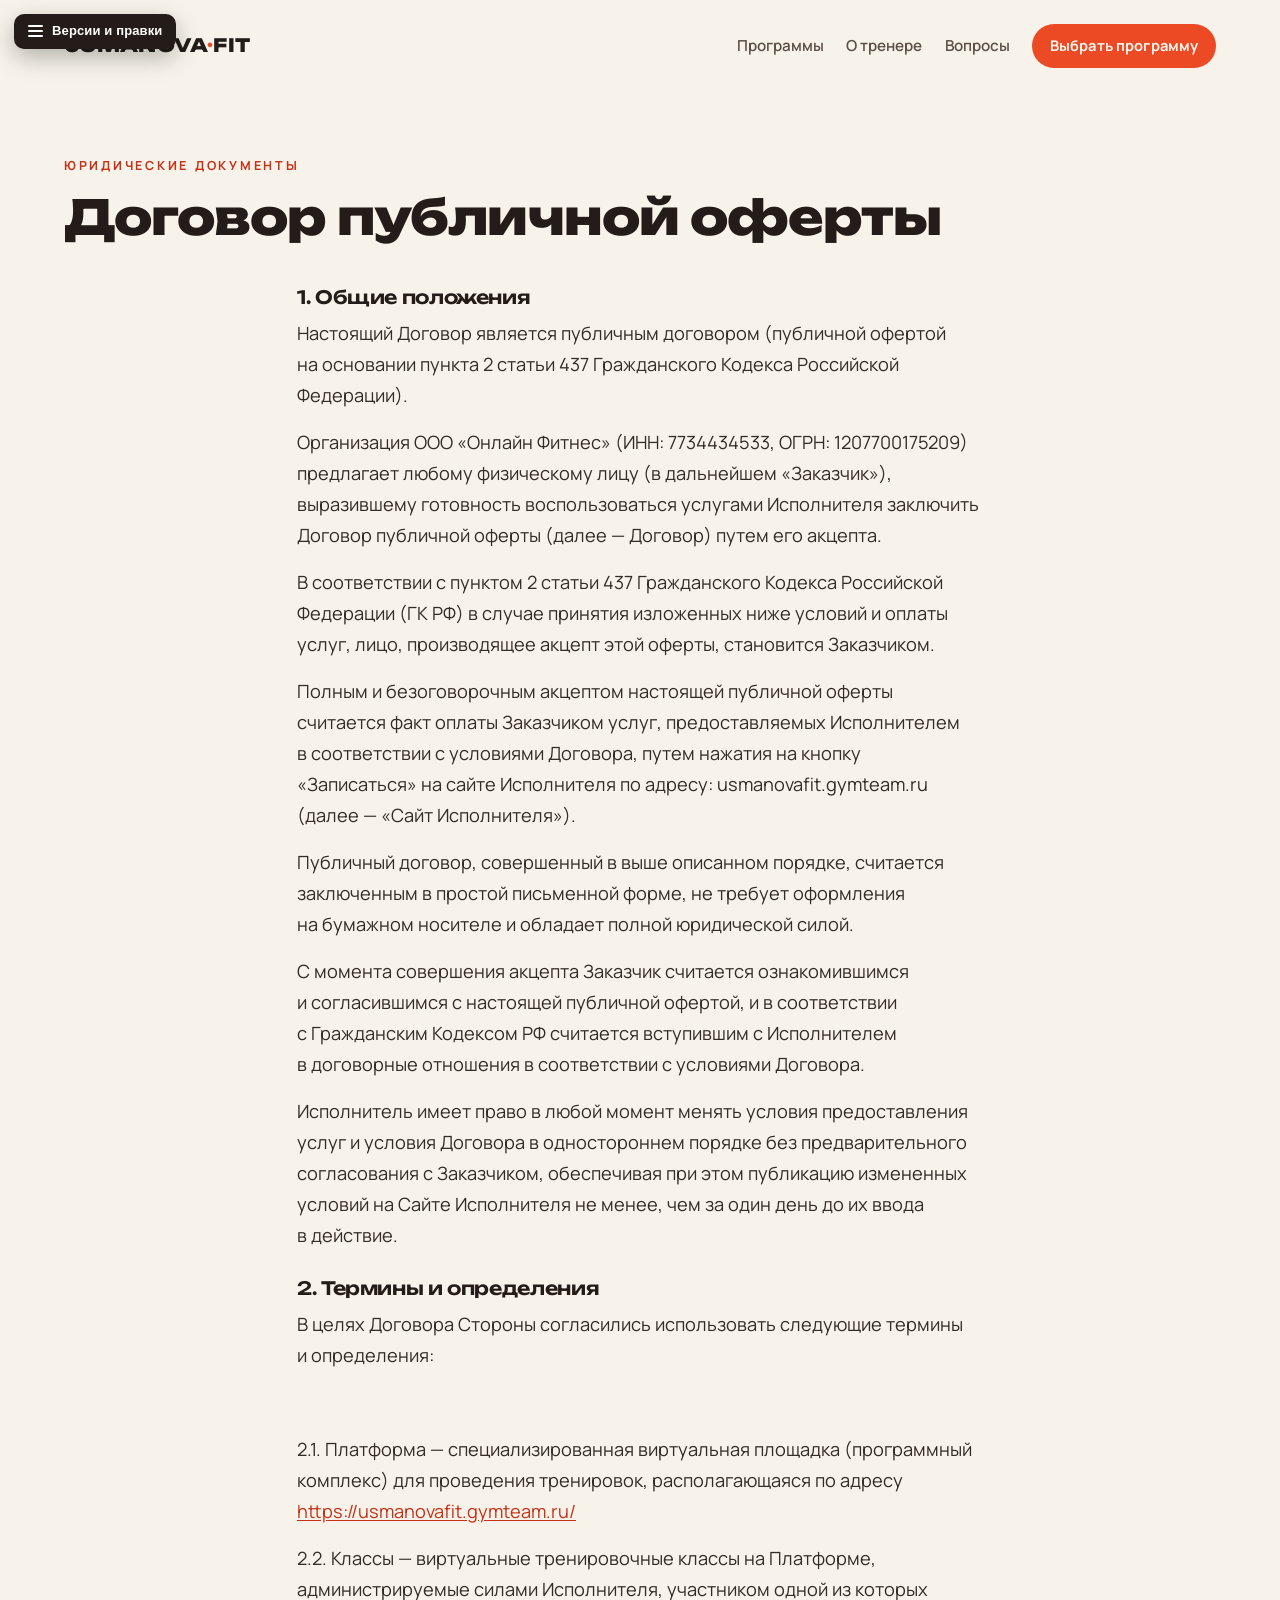
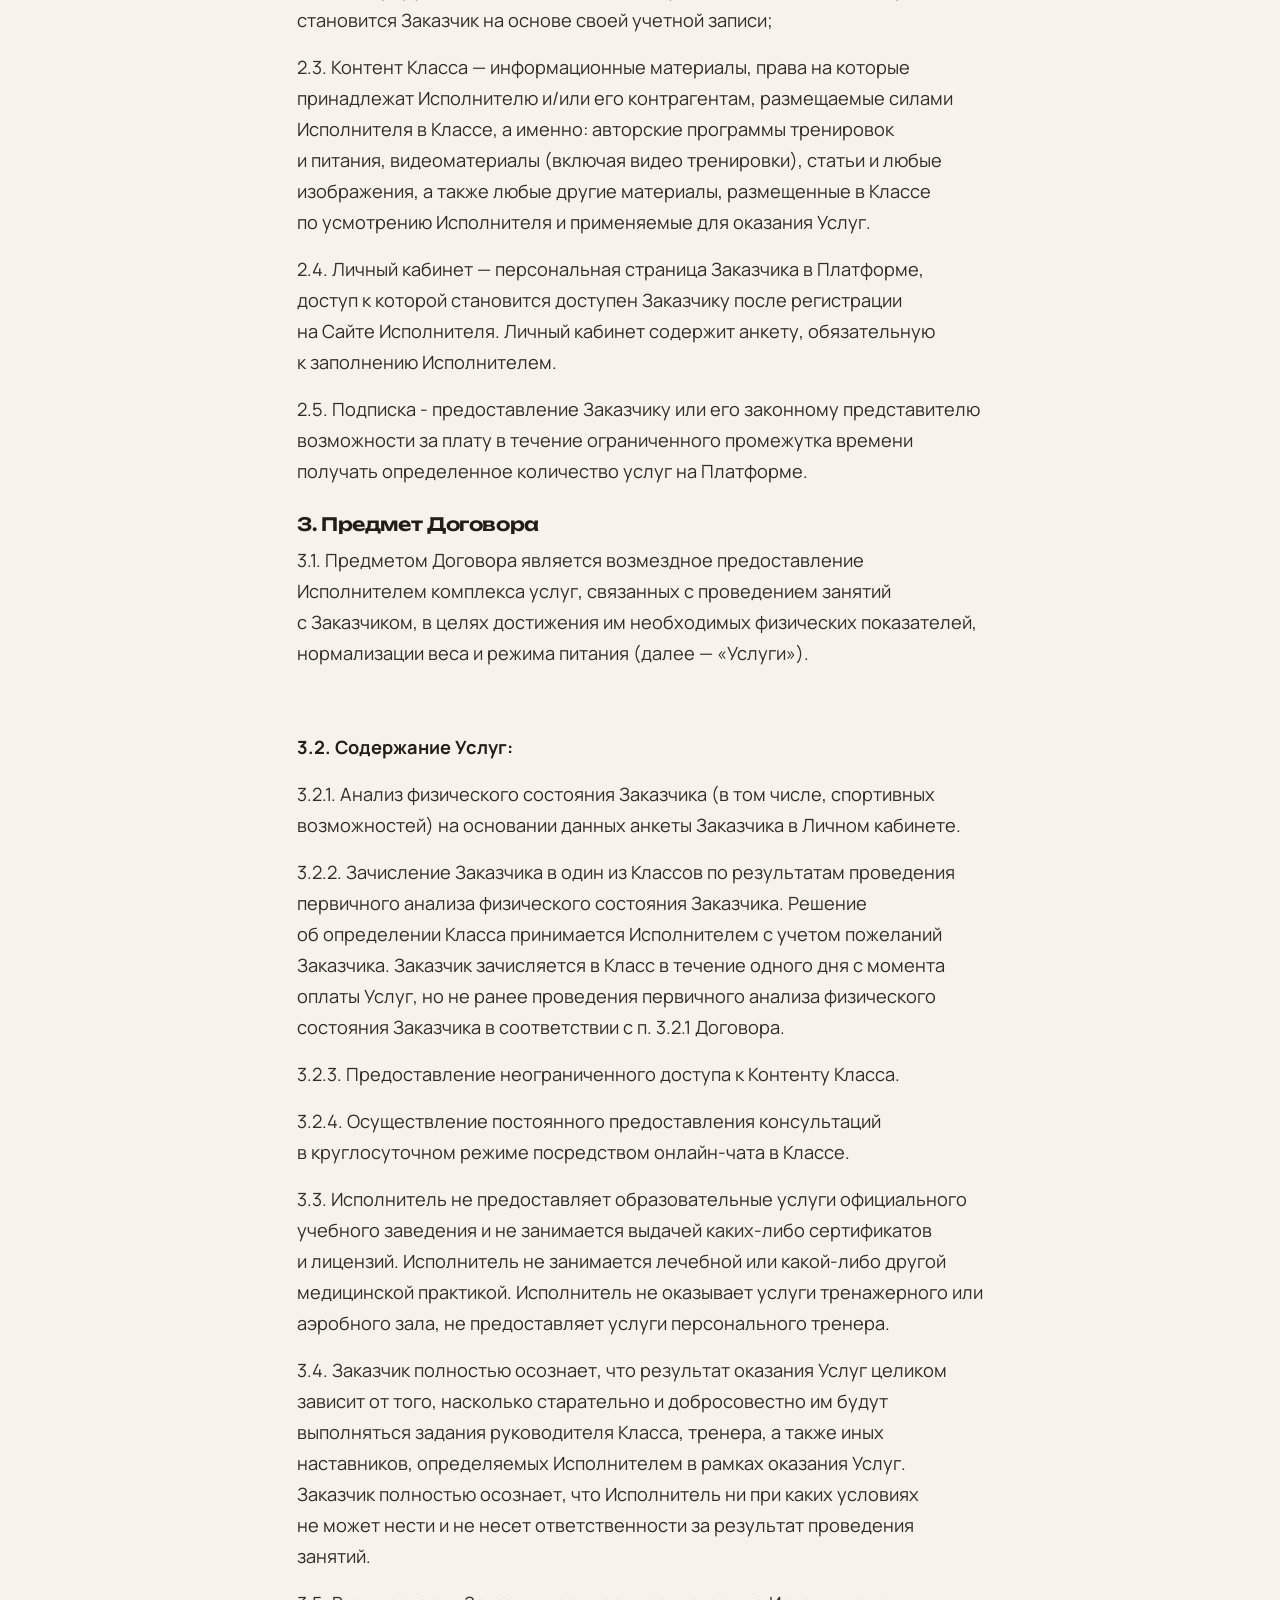
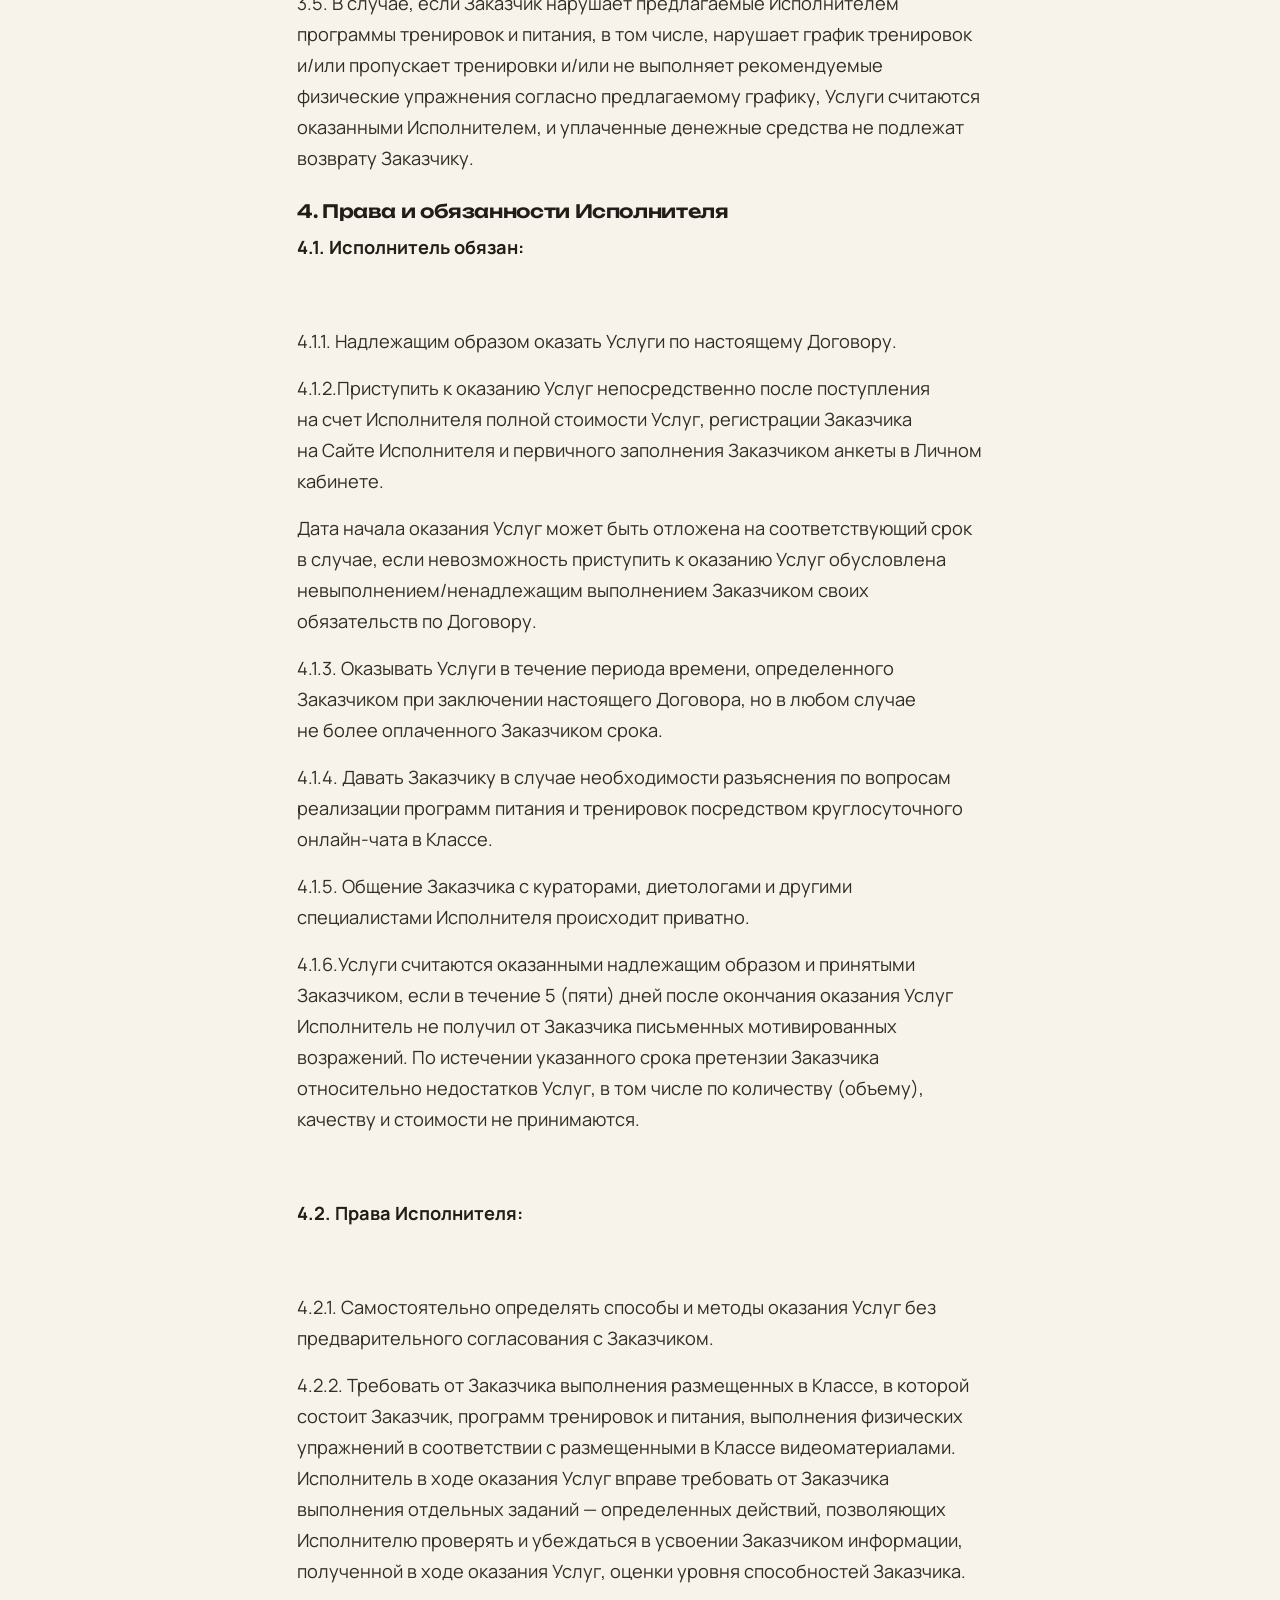
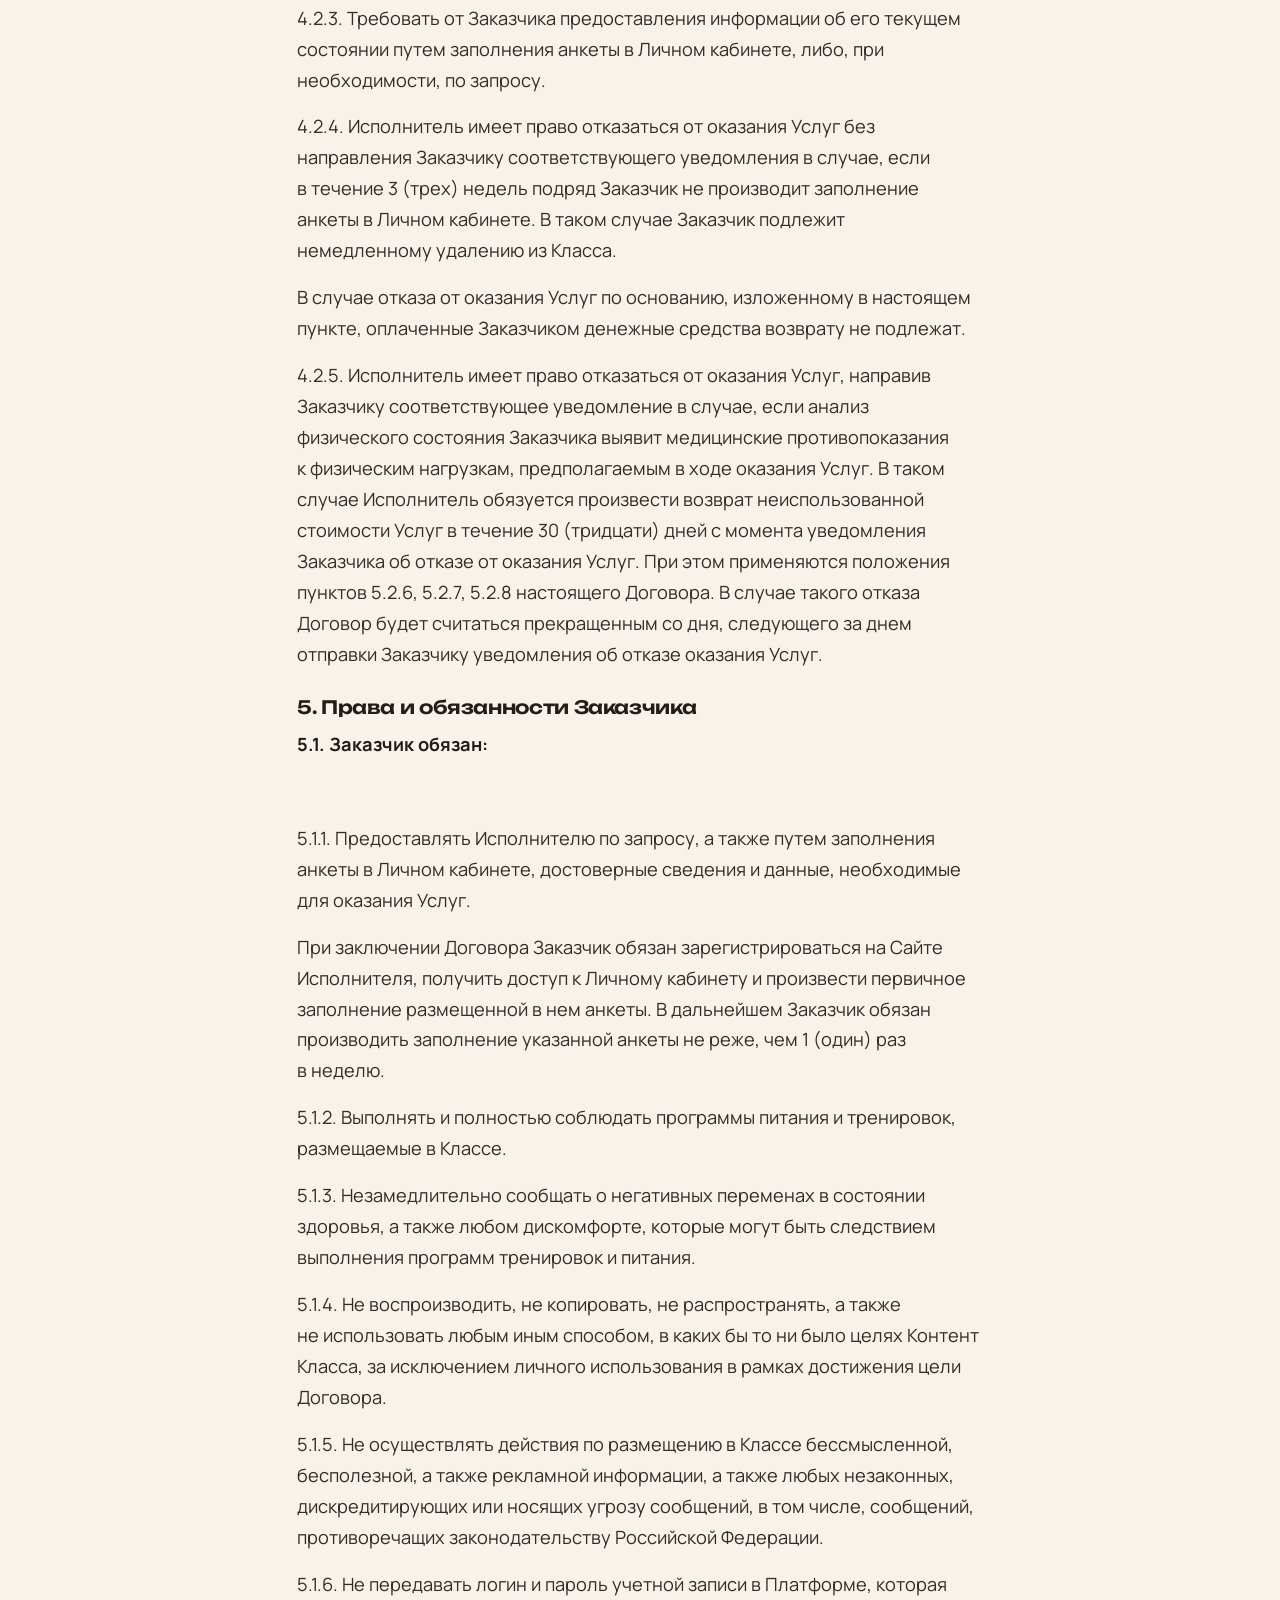
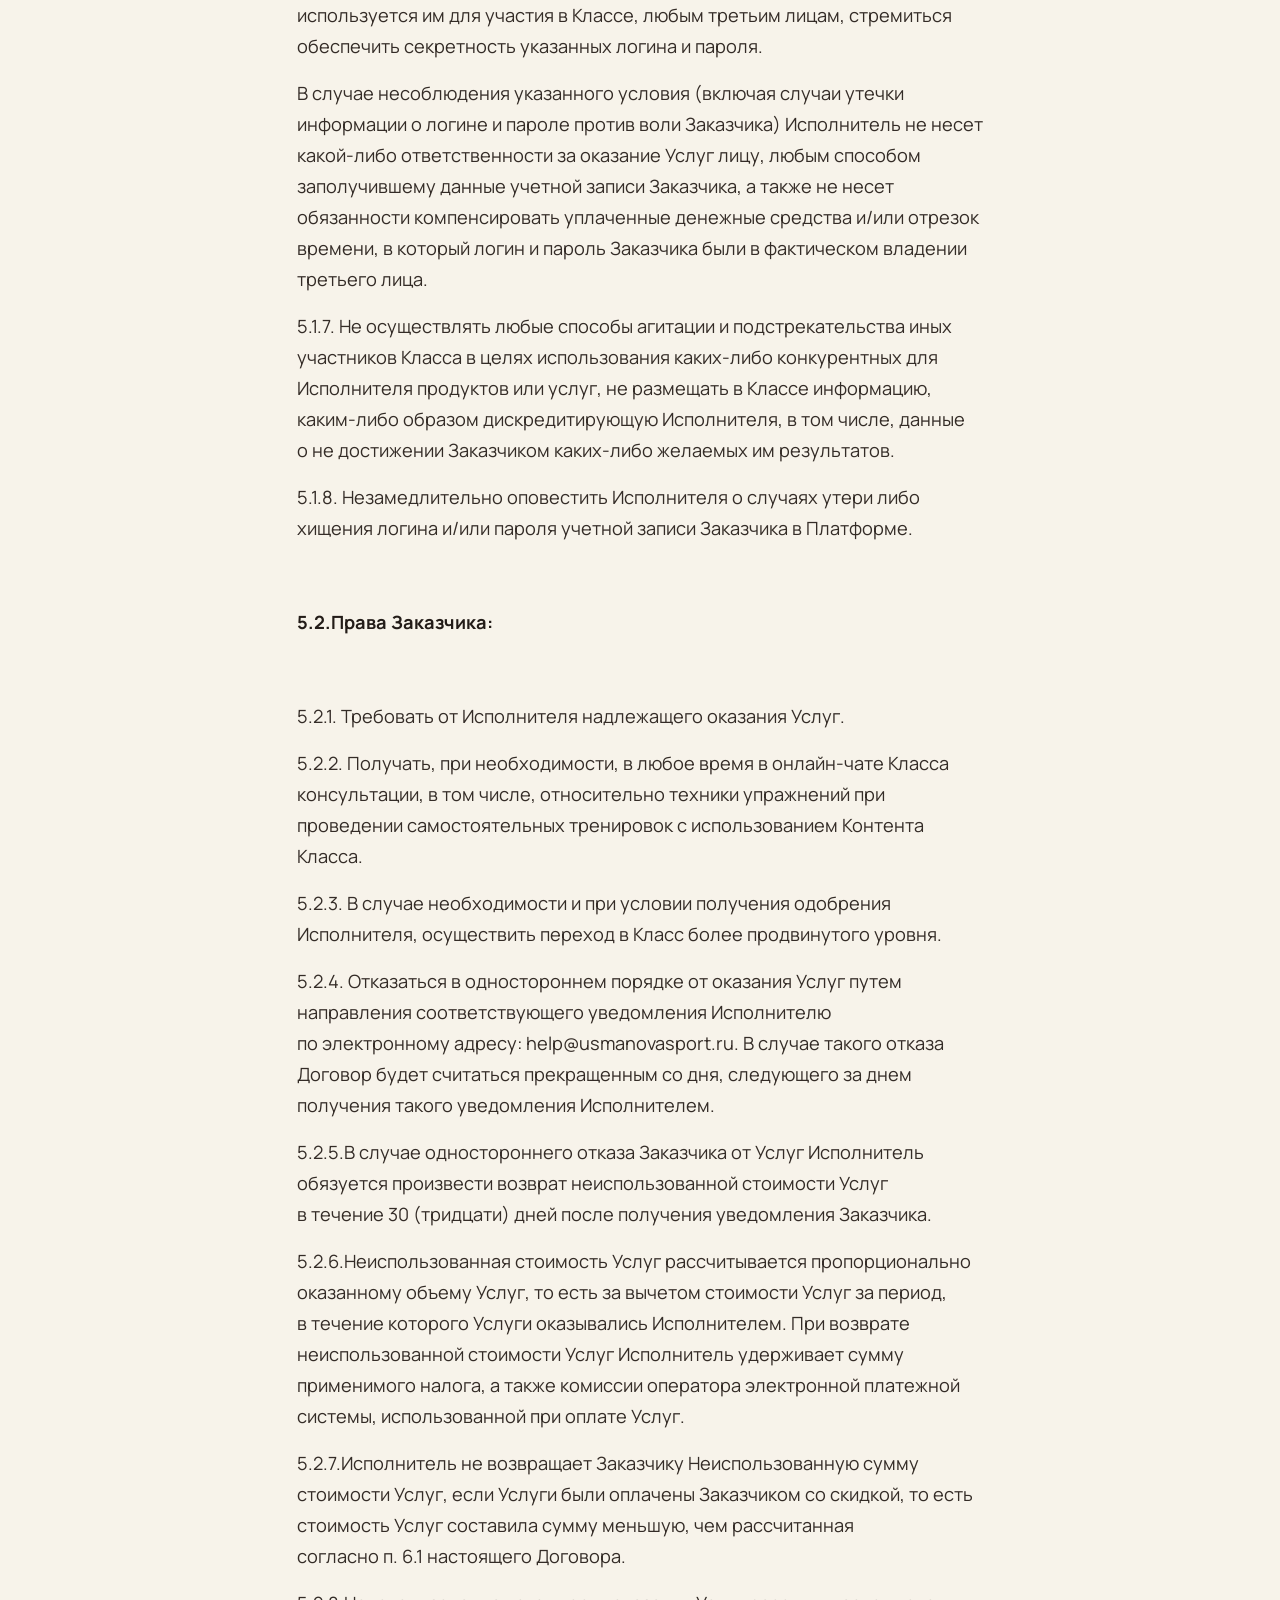
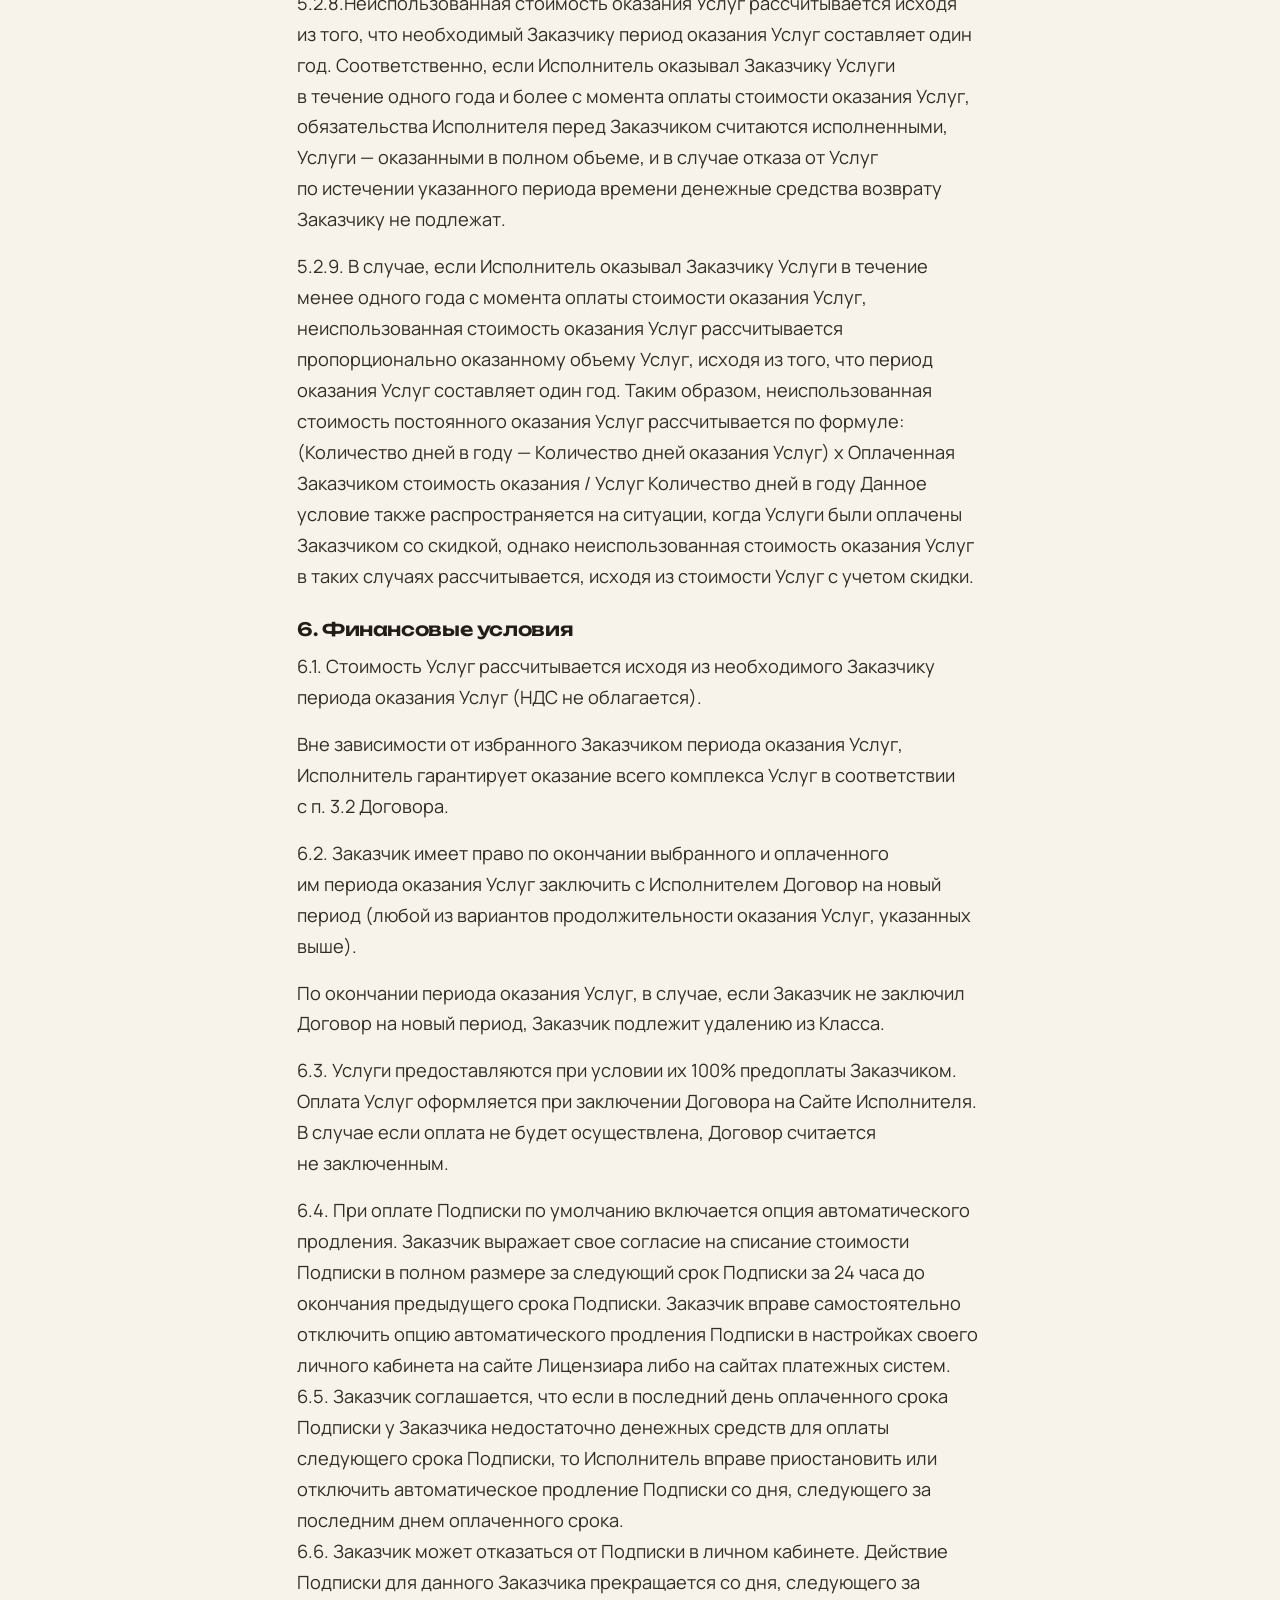
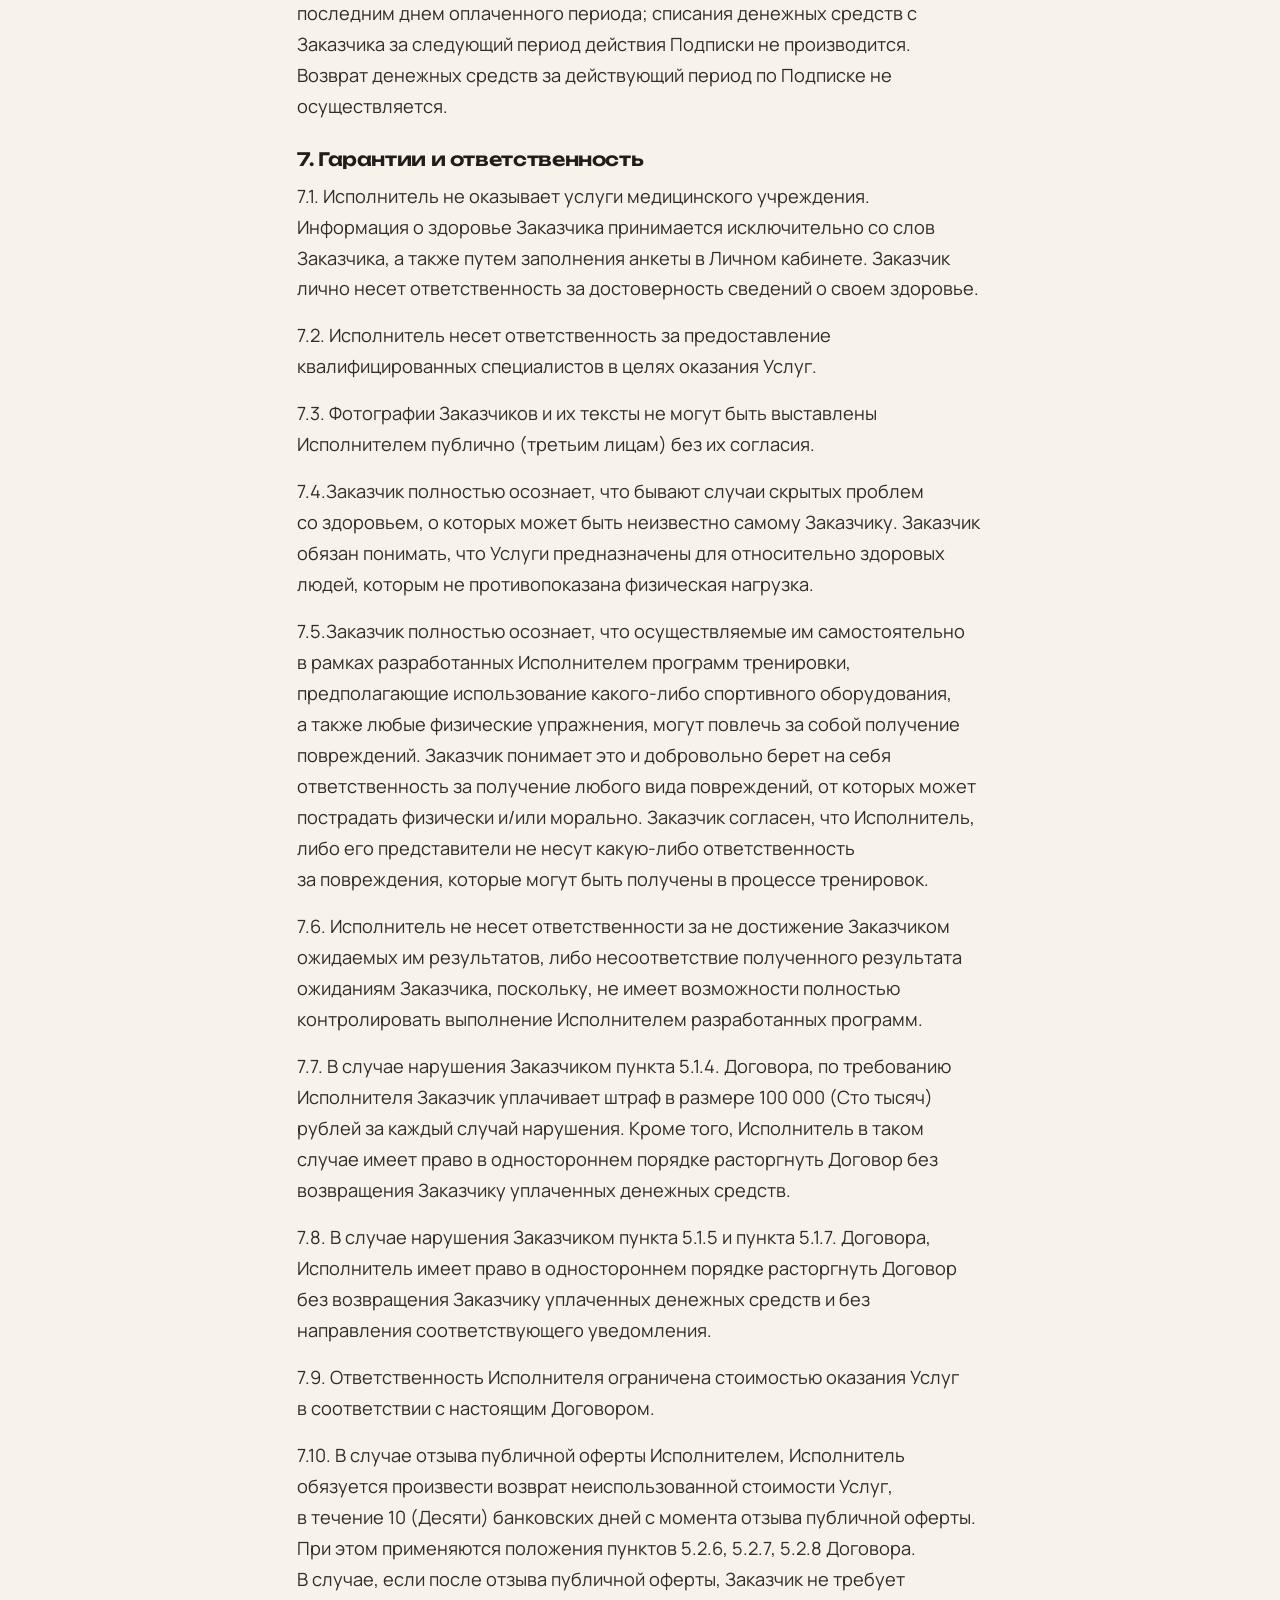
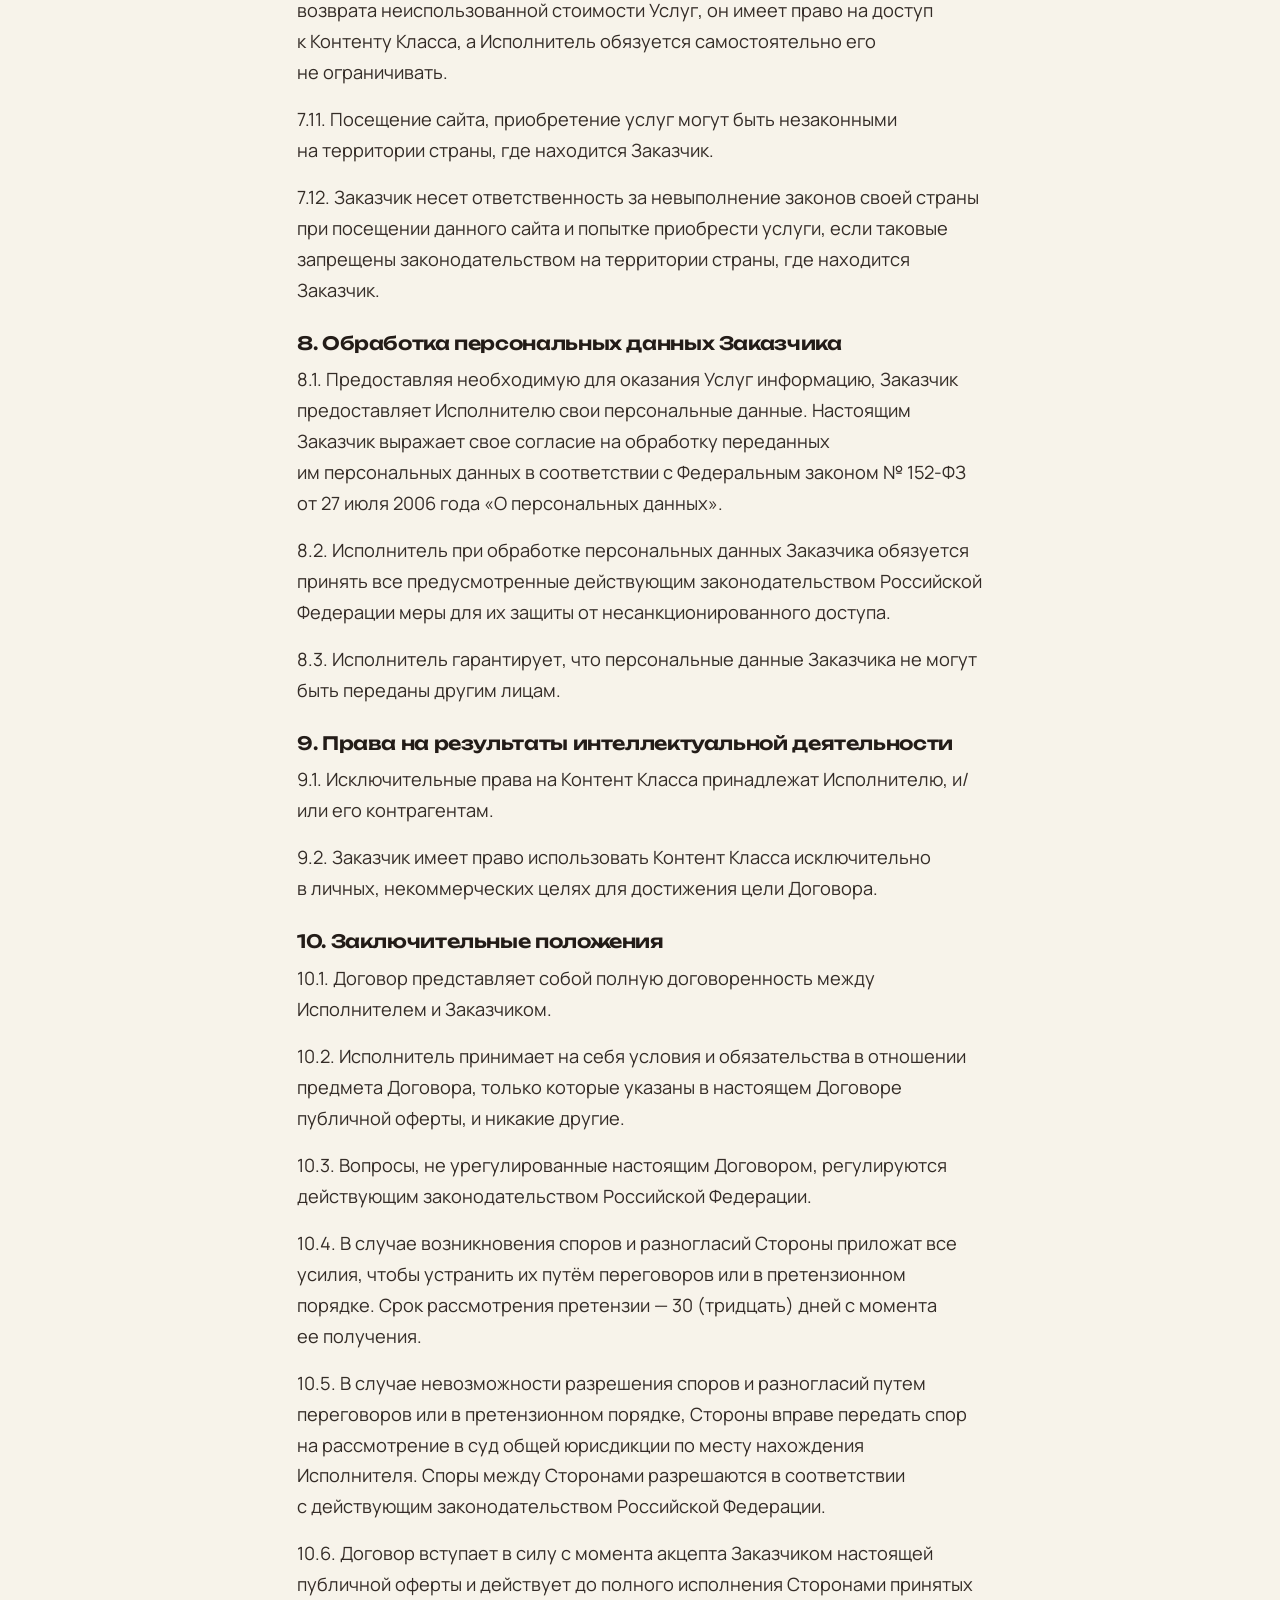
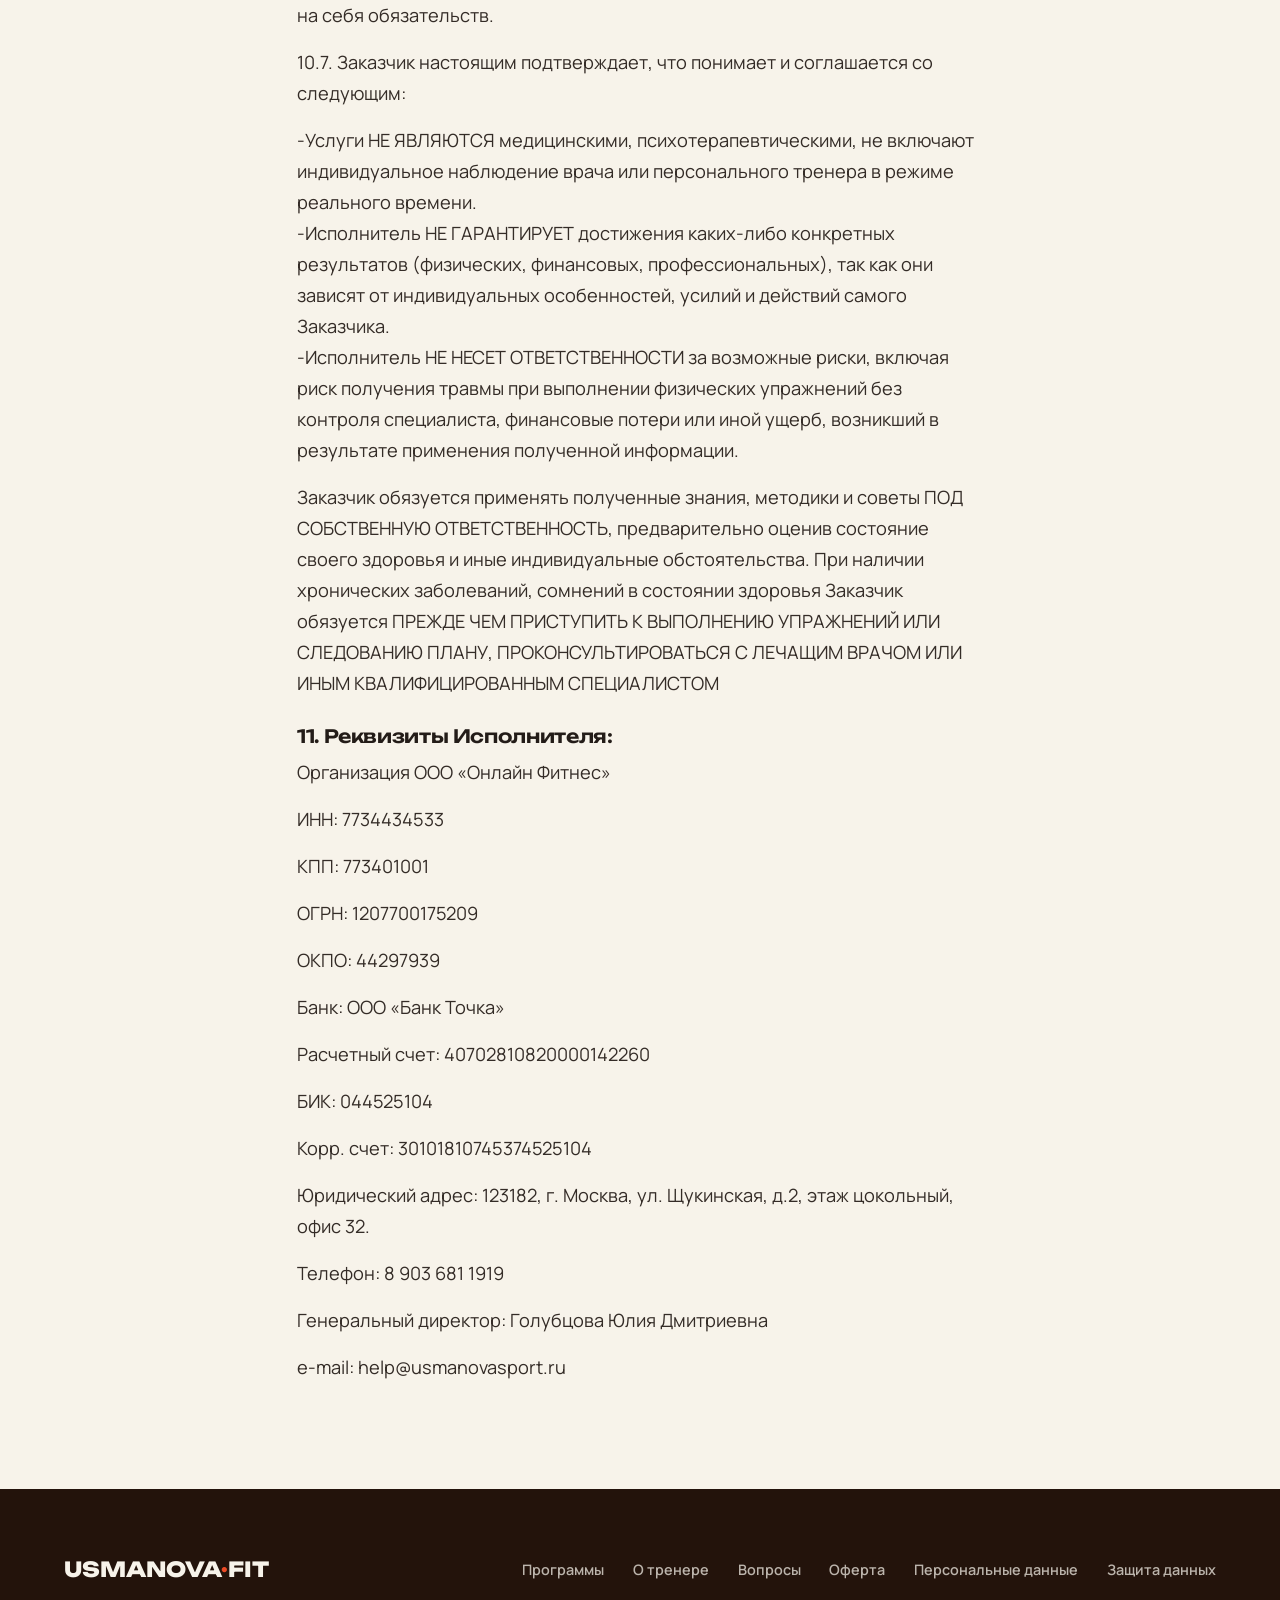
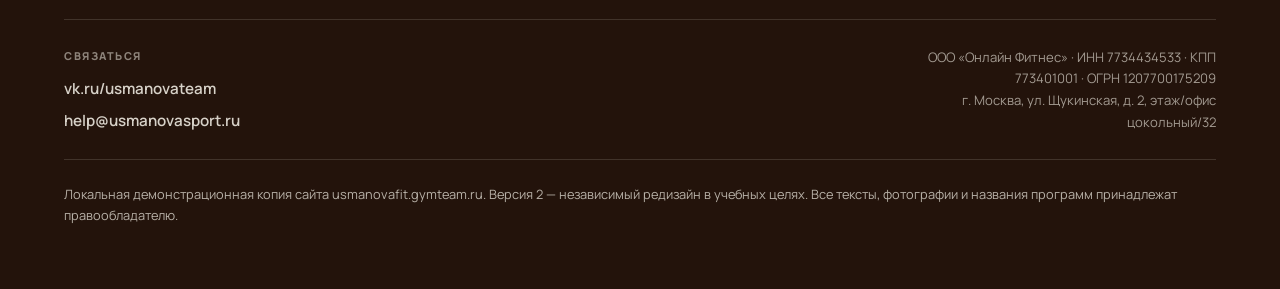
<file: site/oferta_fitnes-v2.html>
<!DOCTYPE html>
<html lang="ru">
<head>
<meta charset="utf-8">
<meta name="viewport" content="width=device-width, initial-scale=1">
<title>USMANOVA·FIT — Договор оферты</title>
<meta name="description" content="Юридические документы">
<link rel="stylesheet" href="assets/fonts/fonts.css">
<link rel="stylesheet" href="assets/v2/style.css">
</head>
<body>
<header class="wrap topbar">
  <a href="mainpage-v2.html" class="brand">USMANOVA<span>·</span>FIT</a>
  <nav class="topbar__cta">
    <a href="mainpage-v2.html#programs" class="topbar__link">Программы</a>
    <a href="mainpage-v2.html#about" class="topbar__link">О тренере</a>
    <a href="mainpage-v2.html#faq" class="topbar__link">Вопросы</a>
    <a href="maysale2026_7-v2.html" class="btn btn--flame" style="padding:.7em 1.2em; font-size:.92rem">Выбрать программу</a>
  </nav>
</header>
<section class="legal">
  <div class="legal__head">
    <p class="legal__eyebrow rv">Юридические документы</p>
    <h1 class="rv rv-d1">Договор публичной оферты</h1>
  </div>
  <article class="legal__doc">
<h3>1. Общие положения</h3>
<p>Настоящий Договор является публичным договором (публичной офертой на&nbsp;основании пункта 2&nbsp;статьи 437 Гражданского Кодекса Российской Федерации).</p>
<p>Организация&nbsp;ООО «Онлайн Фитнес»&nbsp;(ИНН: 7734434533, ОГРН: 1207700175209) предлагает любому физическому лицу (в&nbsp;дальнейшем «Заказчик»), выразившему готовность воспользоваться услугами Исполнителя заключить Договор публичной оферты (далее&nbsp;— Договор) путем его акцепта.<br></p>
<p>В&nbsp;соответствии с&nbsp;пунктом 2&nbsp;статьи 437 Гражданского Кодекса Российской Федерации (ГК&nbsp;РФ) в&nbsp;случае принятия изложенных ниже условий и&nbsp;оплаты услуг, лицо, производящее акцепт этой оферты, становится Заказчиком.<br></p>
<p>Полным и&nbsp;безоговорочным акцептом настоящей публичной оферты считается факт оплаты Заказчиком услуг, предоставляемых Исполнителем в&nbsp;соответствии с&nbsp;условиями Договора, путем нажатия на&nbsp;кнопку «Записаться» на&nbsp;сайте Исполнителя по&nbsp;адресу: usmanovafit.gymteam.ru (далее&nbsp;— «Сайт Исполнителя»).<br></p>
<p>Публичный договор, совершенный в&nbsp;выше описанном порядке, считается заключенным в&nbsp;простой письменной форме, не&nbsp;требует оформления на&nbsp;бумажном носителе и&nbsp;обладает полной юридической силой.<br></p>
<p>С&nbsp;момента совершения акцепта Заказчик считается ознакомившимся и&nbsp;согласившимся с&nbsp;настоящей публичной офертой, и&nbsp;в&nbsp;соответствии с&nbsp;Гражданским Кодексом РФ&nbsp;считается вступившим с&nbsp;Исполнителем в&nbsp;договорные отношения в&nbsp;соответствии с&nbsp;условиями Договора.<br></p>
<p>Исполнитель имеет право в&nbsp;любой момент менять условия предоставления услуг и&nbsp;условия Договора в&nbsp;одностороннем порядке без предварительного согласования с&nbsp;Заказчиком, обеспечивая при этом публикацию измененных условий на&nbsp;Сайте Исполнителя не&nbsp;менее, чем за&nbsp;один день до&nbsp;их&nbsp;ввода в&nbsp;действие.<br></p>
<h3>2. Термины и определения</h3>
<p>В&nbsp;целях Договора Стороны согласились использовать следующие термины и&nbsp;определения:</p>
<p><br></p>
<p>2.1. Платформа&nbsp;— специализированная виртуальная площадка (программный комплекс) для проведения тренировок, располагающаяся по&nbsp;адресу <a href="https://usmanovafit.gymteam.ru/">https://usmanovafit.gymteam.ru/</a></p>
<p>2.2. Классы&nbsp;— виртуальные тренировочные классы на&nbsp;Платформе, администрируемые силами Исполнителя, участником одной из&nbsp;которых становится Заказчик на&nbsp;основе своей учетной записи;</p>
<p>2.3. Контент Класса&nbsp;— информационные материалы, права на&nbsp;которые принадлежат Исполнителю и/или его контрагентам, размещаемые силами Исполнителя в&nbsp;Классе, а&nbsp;именно: авторские программы тренировок и&nbsp;питания, видеоматериалы (включая видео тренировки), статьи и&nbsp;любые изображения, а&nbsp;также любые другие материалы, размещенные в&nbsp;Классе по&nbsp;усмотрению Исполнителя и&nbsp;применяемые для оказания Услуг.</p>
<p>2.4. Личный кабинет&nbsp;— персональная страница Заказчика в&nbsp;Платформе, доступ к&nbsp;которой становится доступен Заказчику после регистрации на&nbsp;Сайте Исполнителя. Личный кабинет содержит анкету, обязательную к&nbsp;заполнению Исполнителем.</p>
<p>2.5. Подписка - предоставление Заказчику или его законному представителю возможности за плату в течение ограниченного промежутка времени получать определенное количество услуг на Платформе.<br></p>
<h3>3. Предмет Договора</h3>
<p>3.1. Предметом Договора является возмездное предоставление Исполнителем комплекса услуг, связанных с&nbsp;проведением занятий с&nbsp;Заказчиком, в&nbsp;целях достижения им&nbsp;необходимых физических показателей, нормализации веса и&nbsp;режима питания (далее&nbsp;&mdash; «Услуги»).</p>
<p><br></p>
<p><strong>3.2. Содержание Услуг:</strong></p>
<p>3.2.1. Анализ физического состояния Заказчика (в&nbsp;том числе, спортивных возможностей) на&nbsp;основании данных анкеты Заказчика в&nbsp;Личном кабинете.</p>
<p>3.2.2. Зачисление Заказчика в&nbsp;один из&nbsp;Классов по&nbsp;результатам проведения первичного анализа физического состояния Заказчика. Решение об&nbsp;определении Класса принимается Исполнителем с&nbsp;учетом пожеланий Заказчика. Заказчик зачисляется в&nbsp;Класс в&nbsp;течение одного дня с&nbsp;момента оплаты Услуг, но&nbsp;не&nbsp;ранее проведения первичного анализа физического состояния Заказчика в&nbsp;соответствии с&nbsp;п.&nbsp;3.2.1&nbsp;Договора.</p>
<p>3.2.3. Предоставление неограниченного доступа к&nbsp;Контенту Класса.</p>
<p>3.2.4. Осуществление постоянного предоставления консультаций в&nbsp;круглосуточном режиме посредством онлайн-чата в&nbsp;Классе.</p>
<p>3.3. Исполнитель не&nbsp;предоставляет образовательные услуги официального учебного заведения и&nbsp;не&nbsp;занимается выдачей каких-либо сертификатов и&nbsp;лицензий. Исполнитель не&nbsp;занимается лечебной или какой-либо другой медицинской практикой. Исполнитель не&nbsp;оказывает услуги тренажерного или аэробного зала, не&nbsp;предоставляет услуги персонального тренера.</p>
<p>3.4. Заказчик полностью осознает, что результат оказания Услуг целиком зависит от&nbsp;того, насколько старательно и&nbsp;добросовестно им&nbsp;будут выполняться задания руководителя Класса, тренера, а&nbsp;также иных наставников, определяемых Исполнителем в&nbsp;рамках оказания Услуг. Заказчик полностью осознает, что Исполнитель ни&nbsp;при каких условиях не&nbsp;может нести и&nbsp;не&nbsp;несет ответственности за&nbsp;результат проведения занятий.</p>
<p>3.5. В&nbsp;случае, если Заказчик нарушает предлагаемые Исполнителем программы тренировок и&nbsp;питания, в&nbsp;том числе, нарушает график тренировок и/или пропускает тренировки и/или не&nbsp;выполняет рекомендуемые физические упражнения согласно предлагаемому графику, Услуги считаются оказанными Исполнителем, и&nbsp;уплаченные денежные средства не&nbsp;подлежат возврату Заказчику.</p>
<h3>4. Права и обязанности Исполнителя</h3>
<p><strong class="redactor-inline-converted">4.1. Исполнитель обязан:</strong></p>
<p><br></p>
<p>4.1.1. Надлежащим образом оказать Услуги по&nbsp;настоящему Договору.</p>
<p>4.1.2.Приступить к&nbsp;оказанию Услуг непосредственно после поступления на&nbsp;счет Исполнителя полной стоимости Услуг, регистрации Заказчика на&nbsp;Сайте Исполнителя и&nbsp;первичного заполнения Заказчиком анкеты в&nbsp;Личном кабинете.</p>
<p>Дата начала оказания Услуг может быть отложена на&nbsp;соответствующий срок в&nbsp;случае, если невозможность приступить к&nbsp;оказанию Услуг обусловлена невыполнением/ненадлежащим выполнением Заказчиком своих обязательств по&nbsp;Договору.</p>
<p>4.1.3. Оказывать Услуги в&nbsp;течение периода времени, определенного Заказчиком при заключении настоящего Договора, но&nbsp;в&nbsp;любом случае не&nbsp;более оплаченного Заказчиком срока.</p>
<p>4.1.4. Давать Заказчику в&nbsp;случае необходимости разъяснения по&nbsp;вопросам реализации программ питания и&nbsp;тренировок посредством круглосуточного онлайн-чата в&nbsp;Классе.</p>
<p>4.1.5. Общение Заказчика с&nbsp;кураторами, диетологами и&nbsp;другими специалистами Исполнителя происходит приватно.</p>
<p>4.1.6.Услуги считаются оказанными надлежащим образом и&nbsp;принятыми Заказчиком, если в&nbsp;течение&nbsp;5 (пяти) дней после окончания оказания Услуг Исполнитель не&nbsp;получил от&nbsp;Заказчика письменных мотивированных возражений. По&nbsp;истечении указанного срока претензии Заказчика относительно недостатков Услуг, в&nbsp;том числе по&nbsp;количеству (объему), качеству и&nbsp;стоимости не&nbsp;принимаются.</p>
<p><br></p>
<p><strong>4.2. Права Исполнителя:</strong></p>
<p><br></p>
<p>4.2.1. Самостоятельно определять способы и&nbsp;методы оказания Услуг без предварительного согласования с&nbsp;Заказчиком.</p>
<p>4.2.2. Требовать от&nbsp;Заказчика выполнения размещенных в&nbsp;Классе, в&nbsp;которой состоит Заказчик, программ тренировок и&nbsp;питания, выполнения физических упражнений в&nbsp;соответствии с&nbsp;размещенными в&nbsp;Классе видеоматериалами. Исполнитель в&nbsp;ходе оказания Услуг вправе требовать от&nbsp;Заказчика выполнения отдельных заданий&nbsp;&mdash; определенных действий, позволяющих Исполнителю проверять и&nbsp;убеждаться в&nbsp;усвоении Заказчиком информации, полученной в&nbsp;ходе оказания Услуг, оценки уровня способностей Заказчика.</p>
<p>4.2.3. Требовать от&nbsp;Заказчика предоставления информации об&nbsp;его текущем состоянии путем заполнения анкеты в&nbsp;Личном кабинете, либо, при необходимости, по&nbsp;запросу.</p>
<p>4.2.4. Исполнитель имеет право отказаться от&nbsp;оказания Услуг без направления Заказчику соответствующего уведомления в&nbsp;случае, если в&nbsp;течение&nbsp;3 (трех) недель подряд Заказчик не&nbsp;производит заполнение анкеты в&nbsp;Личном кабинете. В&nbsp;таком случае Заказчик подлежит немедленному удалению из&nbsp;Класса.</p>
<p>В&nbsp;случае отказа от&nbsp;оказания Услуг по&nbsp;основанию, изложенному в&nbsp;настоящем пункте, оплаченные Заказчиком денежные средства возврату не&nbsp;подлежат.</p>
<p>4.2.5. Исполнитель имеет право отказаться от&nbsp;оказания Услуг, направив Заказчику соответствующее уведомление в&nbsp;случае, если анализ физического состояния Заказчика выявит медицинские противопоказания к&nbsp;физическим нагрузкам, предполагаемым в&nbsp;ходе оказания Услуг. В&nbsp;таком случае Исполнитель обязуется произвести возврат неиспользованной стоимости Услуг в&nbsp;течение&nbsp;30 (тридцати) дней с&nbsp;момента уведомления Заказчика об&nbsp;отказе от&nbsp;оказания Услуг. При этом применяются положения пунктов 5.2.6, 5.2.7, 5.2.8 настоящего Договора. В&nbsp;случае такого отказа Договор будет считаться прекращенным со&nbsp;дня, следующего за&nbsp;днем отправки Заказчику уведомления об&nbsp;отказе оказания Услуг.</p>
<h3>5. Права и обязанности Заказчика</h3>
<p><strong class="redactor-inline-converted">5.1. Заказчик обязан:</strong></p>
<p><br></p>
<p>5.1.1. Предоставлять Исполнителю по&nbsp;запросу, а&nbsp;также путем заполнения анкеты в&nbsp;Личном кабинете, достоверные сведения и&nbsp;данные, необходимые для оказания Услуг.</p>
<p>При заключении Договора Заказчик обязан зарегистрироваться на&nbsp;Сайте Исполнителя, получить доступ к&nbsp;Личному кабинету и&nbsp;произвести первичное заполнение размещенной в&nbsp;нем анкеты. В&nbsp;дальнейшем Заказчик обязан производить заполнение указанной анкеты не&nbsp;реже, чем&nbsp;1 (один) раз в&nbsp;неделю.</p>
<p>5.1.2. Выполнять и&nbsp;полностью соблюдать программы питания и&nbsp;тренировок, размещаемые в&nbsp;Классе.</p>
<p>5.1.3. Незамедлительно сообщать о&nbsp;негативных переменах в&nbsp;состоянии здоровья, а&nbsp;также любом дискомфорте, которые могут быть следствием выполнения программ тренировок и&nbsp;питания.</p>
<p>5.1.4. Не&nbsp;воспроизводить, не&nbsp;копировать, не&nbsp;распространять, а&nbsp;также не&nbsp;использовать любым иным способом, в&nbsp;каких&nbsp;бы то&nbsp;ни&nbsp;было целях Контент Класса, за&nbsp;исключением личного использования в&nbsp;рамках достижения цели Договора.</p>
<p>5.1.5. Не&nbsp;осуществлять действия по&nbsp;размещению в&nbsp;Классе бессмысленной, бесполезной, а&nbsp;также рекламной информации, а&nbsp;также любых незаконных, дискредитирующих или носящих угрозу сообщений, в&nbsp;том числе, сообщений, противоречащих законодательству Российской Федерации.</p>
<p>5.1.6. Не&nbsp;передавать логин и&nbsp;пароль учетной записи в&nbsp;Платформе, которая используется им&nbsp;для участия в&nbsp;Классе, любым третьим лицам, стремиться обеспечить секретность указанных логина и&nbsp;пароля.</p>
<p>В&nbsp;случае несоблюдения указанного условия (включая случаи утечки информации о&nbsp;логине и&nbsp;пароле против воли Заказчика) Исполнитель не&nbsp;несет какой-либо ответственности за&nbsp;оказание Услуг лицу, любым способом заполучившему данные учетной записи Заказчика, а&nbsp;также не&nbsp;несет обязанности компенсировать уплаченные денежные средства и/или отрезок времени, в&nbsp;который логин и&nbsp;пароль Заказчика были в&nbsp;фактическом владении третьего лица.</p>
<p>5.1.7. Не&nbsp;осуществлять любые способы агитации и&nbsp;подстрекательства иных участников Класса в&nbsp;целях использования каких-либо конкурентных для Исполнителя продуктов или услуг, не&nbsp;размещать в&nbsp;Классе информацию, каким-либо образом дискредитирующую Исполнителя, в&nbsp;том числе, данные о&nbsp;не&nbsp;достижении Заказчиком каких-либо желаемых им&nbsp;результатов.</p>
<p>5.1.8. Незамедлительно оповестить Исполнителя о&nbsp;случаях утери либо хищения логина и/или пароля учетной записи Заказчика в&nbsp;Платформе.</p>
<p><br></p>
<p><strong>5.2.Права Заказчика:</strong></p>
<p><br></p>
<p>5.2.1. Требовать от&nbsp;Исполнителя надлежащего оказания Услуг.</p>
<p>5.2.2. Получать, при необходимости, в&nbsp;любое время в&nbsp;онлайн-чате Класса консультации, в&nbsp;том числе, относительно техники упражнений при проведении самостоятельных тренировок с&nbsp;использованием Контента Класса.</p>
<p>5.2.3. В&nbsp;случае необходимости и&nbsp;при условии получения одобрения Исполнителя, осуществить переход в&nbsp;Класс более продвинутого уровня.</p>
<p>5.2.4. Отказаться в&nbsp;одностороннем порядке от&nbsp;оказания Услуг путем направления соответствующего уведомления Исполнителю по&nbsp;электронному адресу: help@usmanovasport.ru. В&nbsp;случае такого отказа Договор будет считаться прекращенным со&nbsp;дня, следующего за&nbsp;днем получения такого уведомления Исполнителем.</p>
<p>5.2.5.В случае одностороннего отказа Заказчика от&nbsp;Услуг Исполнитель обязуется произвести возврат неиспользованной стоимости Услуг в&nbsp;течение&nbsp;30 (тридцати) дней после получения уведомления Заказчика.</p>
<p>5.2.6.Неиспользованная стоимость Услуг рассчитывается пропорционально оказанному объему Услуг, то&nbsp;есть за&nbsp;вычетом стоимости Услуг за&nbsp;период, в&nbsp;течение которого Услуги оказывались Исполнителем. При возврате неиспользованной стоимости Услуг Исполнитель удерживает сумму применимого налога, а&nbsp;также комиссии оператора электронной платежной системы, использованной при оплате Услуг.</p>
<p>5.2.7.Исполнитель не&nbsp;возвращает Заказчику Неиспользованную сумму стоимости Услуг, если Услуги были оплачены Заказчиком со&nbsp;скидкой, то&nbsp;есть стоимость Услуг составила сумму меньшую, чем рассчитанная согласно&nbsp;п.&nbsp;6.1 настоящего Договора.</p>
<p>5.2.8.Неиспользованная стоимость оказания Услуг рассчитывается исходя из&nbsp;того, что необходимый Заказчику период оказания Услуг составляет один год. Соответственно, если Исполнитель оказывал Заказчику Услуги в&nbsp;течение одного года и&nbsp;более с&nbsp;момента оплаты стоимости оказания Услуг, обязательства Исполнителя перед Заказчиком считаются исполненными, Услуги&nbsp;— оказанными в&nbsp;полном объеме, и&nbsp;в&nbsp;случае отказа от&nbsp;Услуг по&nbsp;истечении указанного периода времени денежные средства возврату Заказчику не&nbsp;подлежат.</p>
<p>5.2.9. В&nbsp;случае, если Исполнитель оказывал Заказчику Услуги в&nbsp;течение менее одного года с&nbsp;момента оплаты стоимости оказания Услуг, неиспользованная стоимость оказания Услуг рассчитывается пропорционально оказанному объему Услуг, исходя из&nbsp;того, что период оказания Услуг составляет один год. Таким образом, неиспользованная стоимость постоянного оказания Услуг рассчитывается по&nbsp;формуле: (Количество дней в&nbsp;году&nbsp;— Количество дней оказания Услуг) х&nbsp;Оплаченная Заказчиком стоимость оказания&nbsp;/ Услуг Количество дней в&nbsp;году Данное условие также распространяется на&nbsp;ситуации, когда Услуги были оплачены Заказчиком со&nbsp;скидкой, однако неиспользованная стоимость оказания Услуг в&nbsp;таких случаях рассчитывается, исходя из&nbsp;стоимости Услуг с&nbsp;учетом скидки.</p>
<h3>6. Финансовые условия</h3>
<p>6.1. Стоимость Услуг рассчитывается исходя из&nbsp;необходимого Заказчику периода оказания Услуг (НДС не&nbsp;облагается).</p>
<p>Вне зависимости от&nbsp;избранного Заказчиком периода оказания Услуг, Исполнитель гарантирует оказание всего комплекса Услуг в&nbsp;соответствии с&nbsp;п.&nbsp;3.2&nbsp;Договора.</p>
<p>6.2. Заказчик имеет право по&nbsp;окончании выбранного и&nbsp;оплаченного им&nbsp;периода оказания Услуг заключить с&nbsp;Исполнителем Договор на&nbsp;новый период (любой из&nbsp;вариантов продолжительности оказания Услуг, указанных выше).</p>
<p>По&nbsp;окончании периода оказания Услуг, в&nbsp;случае, если Заказчик не&nbsp;заключил Договор на&nbsp;новый период, Заказчик подлежит удалению из&nbsp;Класса.</p>
<p>6.3. Услуги предоставляются при условии их&nbsp;100% предоплаты Заказчиком. Оплата Услуг оформляется при заключении Договора на&nbsp;Сайте Исполнителя. В&nbsp;случае если оплата не&nbsp;будет осуществлена, Договор считается не&nbsp;заключенным.</p>
<p>6.4. При оплате Подписки по умолчанию включается опция автоматического продления. Заказчик выражает свое согласие на списание стоимости Подписки в полном размере за следующий срок Подписки за 24 часа до окончания предыдущего срока Подписки. Заказчик вправе самостоятельно отключить опцию автоматического продления Подписки в настройках своего личного кабинета на сайте Лицензиара либо на сайтах платежных систем.<br>6.5. Заказчик соглашается, что если в последний день оплаченного срока Подписки у Заказчика недостаточно денежных средств для оплаты следующего срока Подписки, то Исполнитель вправе приостановить или отключить автоматическое продление Подписки со дня, следующего за последним днем оплаченного срока.<br>6.6. Заказчик может отказаться от Подписки в личном кабинете. Действие Подписки для данного Заказчика прекращается со дня, следующего за последним днем оплаченного периода; списания денежных средств с Заказчика за следующий период действия Подписки не производится. Возврат денежных средств за действующий период по Подписке не осуществляется.</p>
<h3>7. Гарантии и ответственность</h3>
<p>7.1. Исполнитель не&nbsp;оказывает услуги медицинского учреждения. Информация о&nbsp;здоровье Заказчика принимается исключительно со&nbsp;слов Заказчика, а&nbsp;также путем заполнения анкеты в&nbsp;Личном кабинете. Заказчик лично несет ответственность за&nbsp;достоверность сведений о&nbsp;своем здоровье.</p>
<p>7.2. Исполнитель несет ответственность за&nbsp;предоставление квалифицированных специалистов в&nbsp;целях оказания Услуг.</p>
<p>7.3. Фотографии Заказчиков и&nbsp;их&nbsp;тексты не&nbsp;могут быть выставлены Исполнителем публично (третьим лицам) без их&nbsp;согласия.</p>
<p>7.4.Заказчик полностью осознает, что бывают случаи скрытых проблем со&nbsp;здоровьем, о&nbsp;которых может быть неизвестно самому Заказчику. Заказчик обязан понимать, что Услуги предназначены для относительно здоровых людей, которым не&nbsp;противопоказана физическая нагрузка.</p>
<p>7.5.Заказчик полностью осознает, что осуществляемые им&nbsp;самостоятельно в&nbsp;рамках разработанных Исполнителем программ тренировки, предполагающие использование какого-либо спортивного оборудования, а&nbsp;также любые физические упражнения, могут повлечь за&nbsp;собой получение повреждений. Заказчик понимает это и&nbsp;добровольно берет на&nbsp;себя ответственность за&nbsp;получение любого вида повреждений, от&nbsp;которых может пострадать физически и/или морально. Заказчик согласен, что Исполнитель, либо его представители не&nbsp;несут какую-либо ответственность за&nbsp;повреждения, которые могут быть получены в&nbsp;процессе тренировок.</p>
<p>7.6. Исполнитель не&nbsp;несет ответственности за&nbsp;не&nbsp;достижение Заказчиком ожидаемых им&nbsp;результатов, либо несоответствие полученного результата ожиданиям Заказчика, поскольку, не&nbsp;имеет возможности полностью контролировать выполнение Исполнителем разработанных программ.</p>
<p>7.7. В&nbsp;случае нарушения Заказчиком пункта 5.1.4. Договора, по&nbsp;требованию Исполнителя Заказчик уплачивает штраф в&nbsp;размере 100&nbsp;000 (Сто тысяч) рублей за&nbsp;каждый случай нарушения. Кроме того, Исполнитель в&nbsp;таком случае имеет право в&nbsp;одностороннем порядке расторгнуть Договор без возвращения Заказчику уплаченных денежных средств.</p>
<p>7.8. В&nbsp;случае нарушения Заказчиком пункта 5.1.5 и&nbsp;пункта 5.1.7. Договора, Исполнитель имеет право в&nbsp;одностороннем порядке расторгнуть Договор без возвращения Заказчику уплаченных денежных средств и&nbsp;без направления соответствующего уведомления.</p>
<p>7.9. Ответственность Исполнителя ограничена стоимостью оказания Услуг в&nbsp;соответствии с&nbsp;настоящим Договором.</p>
<p>7.10. В&nbsp;случае отзыва публичной оферты Исполнителем, Исполнитель обязуется произвести возврат неиспользованной стоимости Услуг, в&nbsp;течение&nbsp;10 (Десяти) банковских дней с&nbsp;момента отзыва публичной оферты. При этом применяются положения пунктов 5.2.6, 5.2.7, 5.2.8&nbsp;Договора. В&nbsp;случае, если после отзыва публичной оферты, Заказчик не&nbsp;требует возврата неиспользованной стоимости Услуг, он&nbsp;имеет право на&nbsp;доступ к&nbsp;Контенту Класса, а&nbsp;Исполнитель обязуется самостоятельно его не&nbsp;ограничивать.</p>
<p>7.11. Посещение сайта, приобретение услуг могут быть незаконными на&nbsp;территории страны, где находится Заказчик.&nbsp;</p>
<p>7.12. Заказчик несет ответственность за&nbsp;невыполнение законов своей страны при посещении данного сайта и&nbsp;попытке приобрести услуги, если таковые запрещены законодательством на&nbsp;территории страны, где находится Заказчик.</p>
<h3>8. Обработка персональных данных Заказчика</h3>
<p>8.1. Предоставляя необходимую для оказания Услуг информацию, Заказчик предоставляет Исполнителю свои персональные данные. Настоящим Заказчик выражает свое согласие на&nbsp;обработку переданных им&nbsp;персональных данных в&nbsp;соответствии с&nbsp;Федеральным законом №&nbsp;152-ФЗ от&nbsp;27&nbsp;июля 2006 года «О&nbsp;персональных данных».</p>
<p>8.2. Исполнитель при обработке персональных данных Заказчика обязуется принять все предусмотренные действующим законодательством Российской Федерации меры для их&nbsp;защиты от&nbsp;несанкционированного доступа.</p>
<p>8.3. Исполнитель гарантирует, что персональные данные Заказчика не&nbsp;могут быть переданы другим лицам.</p>
<h3>9. Права на результаты интеллектуальной деятельности</h3>
<p>9.1. Исключительные права на&nbsp;Контент Класса принадлежат Исполнителю, и/или его контрагентам.</p>
<p>9.2. Заказчик имеет право использовать Контент Класса исключительно в&nbsp;личных, некоммерческих целях для достижения цели Договора.</p>
<h3>10. Заключительные положения</h3>
<p>10.1. Договор представляет собой полную договоренность между Исполнителем и&nbsp;Заказчиком.</p>
<p>10.2. Исполнитель принимает на&nbsp;себя условия и&nbsp;обязательства в&nbsp;отношении предмета Договора, только которые указаны в&nbsp;настоящем Договоре публичной оферты, и&nbsp;никакие другие.</p>
<p>10.3. Вопросы, не&nbsp;урегулированные настоящим Договором, регулируются действующим законодательством Российской Федерации.</p>
<p>10.4. В&nbsp;случае возникновения споров и&nbsp;разногласий Стороны приложат все усилия, чтобы устранить их&nbsp;путём переговоров или в&nbsp;претензионном порядке. Срок рассмотрения претензии&nbsp;— 30&nbsp;(тридцать) дней с&nbsp;момента ее&nbsp;получения.</p>
<p>10.5. В&nbsp;случае невозможности разрешения споров и&nbsp;разногласий путем переговоров или в&nbsp;претензионном порядке, Стороны вправе передать спор на&nbsp;рассмотрение в&nbsp;суд общей юрисдикции по&nbsp;месту нахождения Исполнителя. Споры между Сторонами разрешаются в&nbsp;соответствии с&nbsp;действующим законодательством Российской Федерации.</p>
<p>10.6. Договор вступает в&nbsp;силу с&nbsp;момента акцепта Заказчиком настоящей публичной оферты и&nbsp;действует до&nbsp;полного исполнения Сторонами принятых на&nbsp;себя обязательств.</p>
<p>10.7. Заказчик настоящим подтверждает, что понимает и соглашается со следующим:</p>
<p>-Услуги НЕ ЯВЛЯЮТСЯ медицинскими, психотерапевтическими, не включают индивидуальное наблюдение врача или персонального тренера в режиме реального времени.<br>-Исполнитель НЕ ГАРАНТИРУЕТ достижения каких-либо конкретных результатов (физических, финансовых, профессиональных), так как они зависят от индивидуальных особенностей, усилий и действий самого Заказчика.<br>-Исполнитель НЕ НЕСЕТ ОТВЕТСТВЕННОСТИ за возможные риски, включая риск получения травмы при выполнении физических упражнений без контроля специалиста, финансовые потери или иной ущерб, возникший в результате применения полученной информации.</p>
<p>Заказчик обязуется применять полученные знания, методики и советы ПОД СОБСТВЕННУЮ ОТВЕТСТВЕННОСТЬ, предварительно оценив состояние своего здоровья и иные индивидуальные обстоятельства. При наличии хронических заболеваний, сомнений в состоянии здоровья Заказчик обязуется ПРЕЖДЕ ЧЕМ ПРИСТУПИТЬ К ВЫПОЛНЕНИЮ УПРАЖНЕНИЙ ИЛИ СЛЕДОВАНИЮ ПЛАНУ, ПРОКОНСУЛЬТИРОВАТЬСЯ С ЛЕЧАЩИМ ВРАЧОМ ИЛИ ИНЫМ КВАЛИФИЦИРОВАННЫМ СПЕЦИАЛИСТОМ</p>
<h3>11. Реквизиты Исполнителя:</h3>
<p>Организация ООО «Онлайн Фитнес»</p>
<p>ИНН: 7734434533</p>
<p>КПП: 773401001</p>
<p>ОГРН: 1207700175209</p>
<p>ОКПО: 44297939</p>
<p>Банк: ООО «Банк Точка»</p>
<p>Расчетный счет: 40702810820000142260<br></p>
<p>БИК: 044525104<br></p>
<p>Корр. счет: 30101810745374525104<br></p>
<p>Юридический адрес: 123182, г. Москва, ул. Щукинская, д.2, этаж цокольный, офис 32.<br></p>
<p>Телефон: 8&nbsp;903&nbsp;681 1919<br></p>
<p>Генеральный директор: Голубцова Юлия Дмитриевна<br></p>
<p>e-mail: help@usmanovasport.ru</p>
  </article>
</section>
<footer class="foot">
  <div class="wrap">
    <div class="foot__top">
      <div class="foot__brand">USMANOVA<span>·</span>FIT</div>
      <nav class="foot__links">
        <a href="mainpage-v2.html#programs">Программы</a>
        <a href="mainpage-v2.html#about">О тренере</a>
        <a href="mainpage-v2.html#faq">Вопросы</a>
        <a href="oferta_fitnes-v2.html">Оферта</a>
        <a href="personaldata-v2.html">Персональные данные</a>
        <a href="protection_fitnes-v2.html">Защита данных</a>
      </nav>
    </div>
    <div class="foot__contacts">
      <div class="foot__col">
        <div class="foot__label">Связаться</div>
        <a href="https://vk.ru/usmanovateam" target="_blank" rel="noopener">vk.ru/usmanovateam</a>
        <a href="mailto:help@usmanovasport.ru">help@usmanovasport.ru</a>
      </div>
      <div class="foot__company">
        ООО «Онлайн Фитнес» · ИНН 7734434533 · КПП 773401001 · ОГРН 1207700175209<br>
        г. Москва, ул. Щукинская, д. 2, этаж/офис цокольный/32
      </div>
    </div>
    <div class="foot__legal">
      Локальная демонстрационная копия сайта usmanovafit.gymteam.ru. Версия&nbsp;2 — независимый редизайн в учебных целях. Все тексты, фотографии и названия программ принадлежат правообладателю.
    </div>
  </div>
</footer>
<!-- site-menu: versions + changes -->
<div id="siteMenu" class="smenu">
  <button class="smenu__toggle" type="button" aria-label="Версии и правки">
    <span class="smenu__bars"><i></i><i></i><i></i></span> Версии и правки
  </button>
  <div class="smenu__panel">
    <div class="smenu__label">Версия страницы</div>
    <div class="smenu__versions">
      <a class="smenu__ver" data-v="1" href="#">V1<small>Копия оригинала</small></a>
      <a class="smenu__ver" data-v="2" href="#">V2<small>Редизайн</small></a>
    </div>
    <div class="smenu__label">Отличия от оригинала</div>
    <ul class="smenu__list">
      <li><b>Плавная прокрутка</b> по якорям страницы.</li>
      <li><b>Фикс кнопки «Выбрать программу»</b> — на оригинале ведёт на несуществующий якорь <code>#form</code>.</li>
      <li><b>Починена модалка заказа</b> — на оригинале кнопки «Забрать набор» шлют форму на недоступный бэкенд; здесь показывается демо-подтверждение.</li>
      <li><b>V2 — полностью новый дизайн</b> сайта.</li>
    </ul>
  </div>
</div>
<script src="assets/v2/site.js"></script>
</body>
</html>
</file>
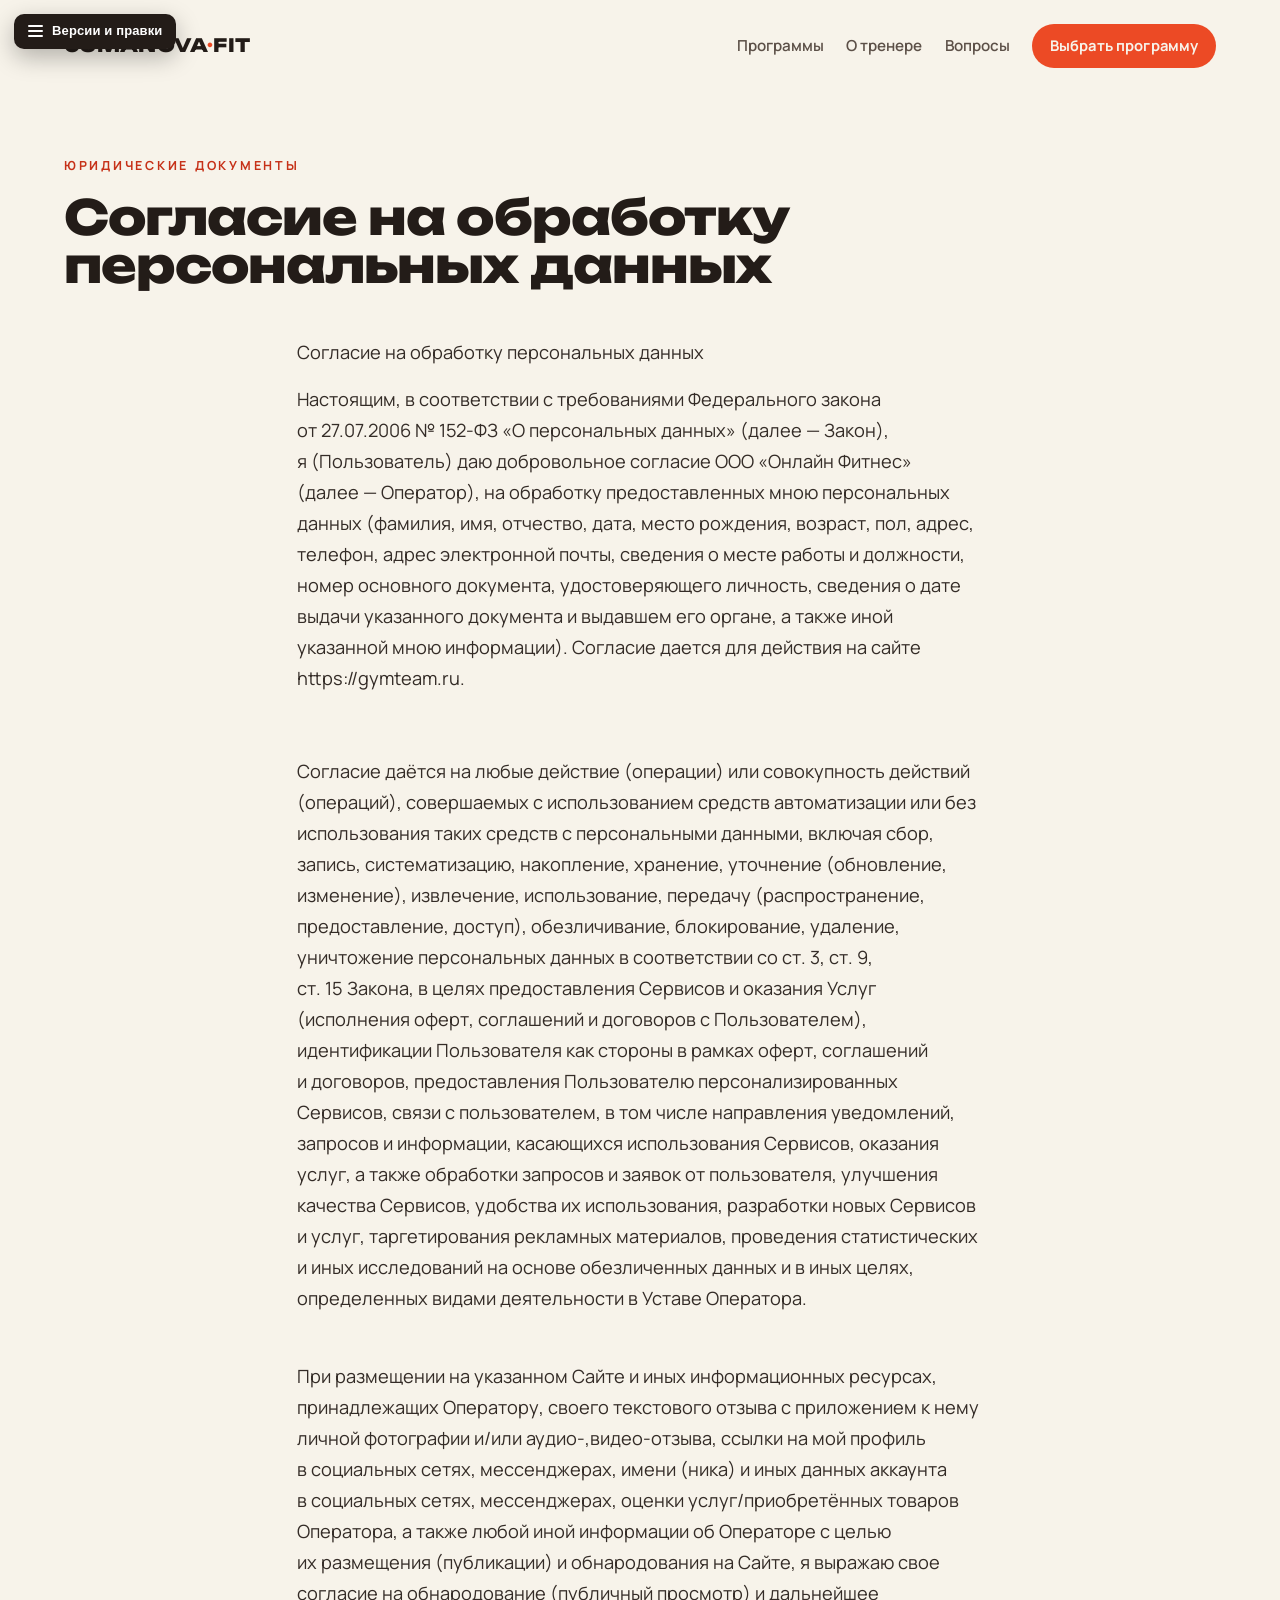
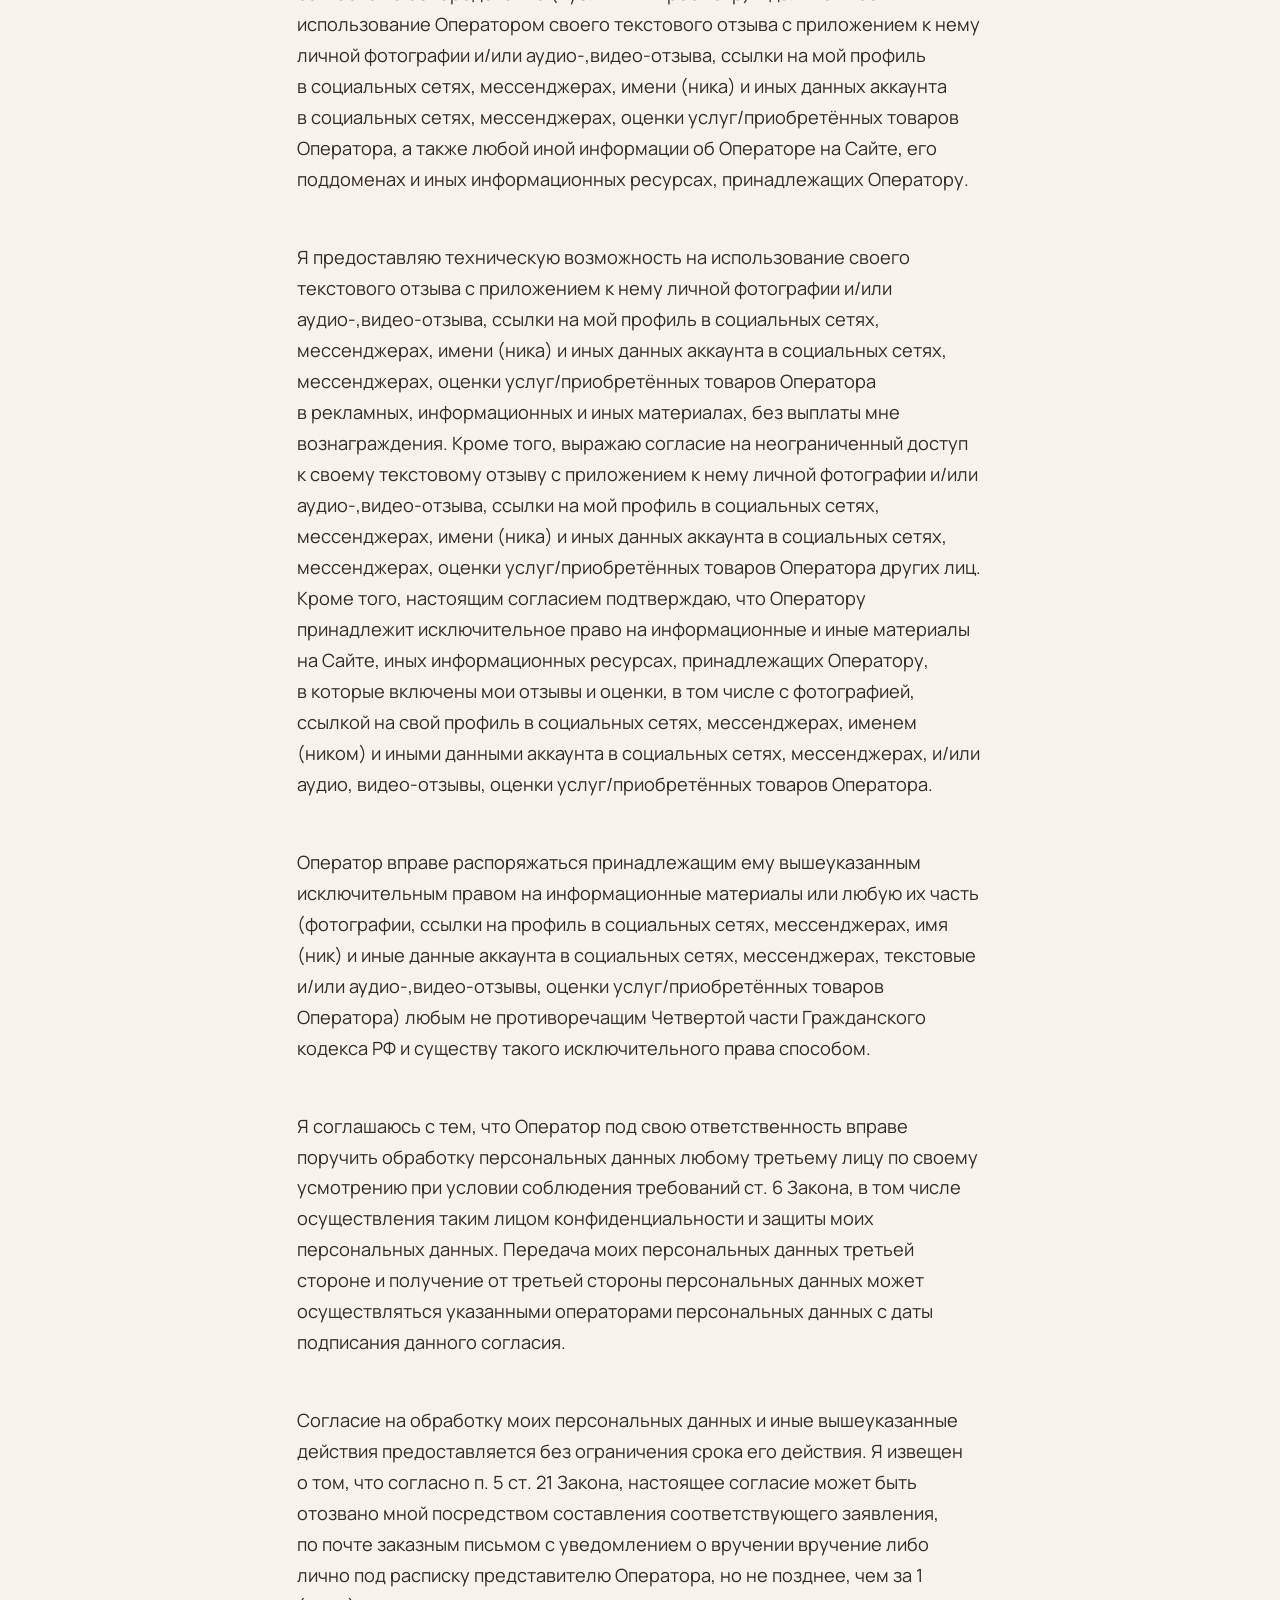
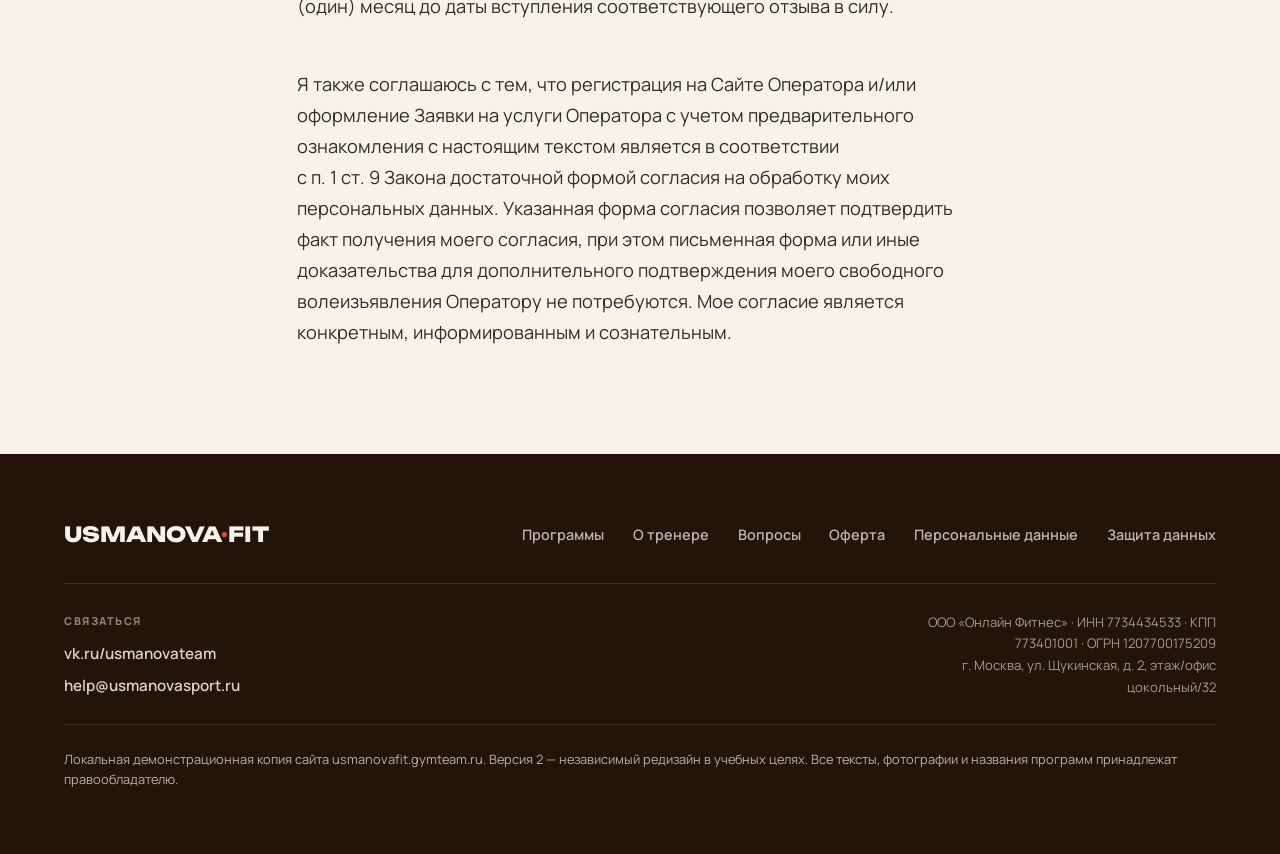
<file: site/personaldata-v2.html>
<!DOCTYPE html>
<html lang="ru">
<head>
<meta charset="utf-8">
<meta name="viewport" content="width=device-width, initial-scale=1">
<title>USMANOVA·FIT — Согласие на обработку персональных данных</title>
<meta name="description" content="Юридические документы">
<link rel="stylesheet" href="assets/fonts/fonts.css">
<link rel="stylesheet" href="assets/v2/style.css">
</head>
<body>
<header class="wrap topbar">
  <a href="mainpage-v2.html" class="brand">USMANOVA<span>·</span>FIT</a>
  <nav class="topbar__cta">
    <a href="mainpage-v2.html#programs" class="topbar__link">Программы</a>
    <a href="mainpage-v2.html#about" class="topbar__link">О тренере</a>
    <a href="mainpage-v2.html#faq" class="topbar__link">Вопросы</a>
    <a href="maysale2026_7-v2.html" class="btn btn--flame" style="padding:.7em 1.2em; font-size:.92rem">Выбрать программу</a>
  </nav>
</header>
<section class="legal">
  <div class="legal__head">
    <p class="legal__eyebrow rv">Юридические документы</p>
    <h1 class="rv rv-d1">Согласие на обработку персональных данных</h1>
  </div>
  <article class="legal__doc">
<p>Согласие на обработку персональных данных</p>
<p>Настоящим, в&nbsp;соответствии с&nbsp;требованиями Федерального закона от&nbsp;27.07.2006 №&nbsp;152-ФЗ «О&nbsp;персональных данных» (далее&nbsp;— Закон), я&nbsp;(Пользователь) даю добровольное согласие ООО «Онлайн Фитнес» (далее&nbsp;— Оператор), на&nbsp;обработку предоставленных мною персональных данных (фамилия, имя, отчество, дата, место рождения, возраст, пол, адрес, телефон, адрес электронной почты, сведения о&nbsp;месте работы и&nbsp;должности, номер основного документа, удостоверяющего личность, сведения о&nbsp;дате выдачи указанного документа и&nbsp;выдавшем его органе, а&nbsp;также иной указанной мною информации). Согласие дается для действия на&nbsp;сайте https://gymteam.ru.</p>
<p><br></p>
<p>Согласие даётся на&nbsp;любые действие (операции) или совокупность действий (операций), совершаемых с&nbsp;использованием средств автоматизации или без использования таких средств с&nbsp;персональными данными, включая сбор, запись, систематизацию, накопление, хранение, уточнение (обновление, изменение), извлечение, использование, передачу (распространение, предоставление, доступ), обезличивание, блокирование, удаление, уничтожение персональных данных в&nbsp;соответствии со&nbsp;ст.&nbsp;3, ст.&nbsp;9, ст.&nbsp;15&nbsp;Закона, в&nbsp;целях предоставления Сервисов и&nbsp;оказания Услуг (исполнения оферт, соглашений и&nbsp;договоров с&nbsp;Пользователем), идентификации Пользователя как стороны в&nbsp;рамках оферт, соглашений и&nbsp;договоров, предоставления Пользователю персонализированных Сервисов, связи с&nbsp;пользователем, в&nbsp;том числе направления уведомлений, запросов и&nbsp;информации, касающихся использования Сервисов, оказания услуг, а&nbsp;также обработки запросов и&nbsp;заявок от&nbsp;пользователя, улучшения качества Сервисов, удобства их&nbsp;использования, разработки новых Сервисов и&nbsp;услуг, таргетирования рекламных материалов, проведения статистических и&nbsp;иных исследований на&nbsp;основе обезличенных данных и&nbsp;в&nbsp;иных целях, определенных видами деятельности в&nbsp;Уставе Оператора.</p>
<p><br>При размещении на&nbsp;указанном Сайте и&nbsp;иных информационных ресурсах, принадлежащих Оператору, своего текстового отзыва с&nbsp;приложением к&nbsp;нему личной фотографии и/или аудио-,видео-отзыва, ссылки на&nbsp;мой профиль в&nbsp;социальных сетях, мессенджерах, имени (ника) и&nbsp;иных данных аккаунта в&nbsp;социальных сетях, мессенджерах, оценки услуг/приобретённых товаров Оператора, а&nbsp;также любой иной информации об&nbsp;Операторе с&nbsp;целью их&nbsp;размещения (публикации) и&nbsp;обнародования на&nbsp;Сайте, я&nbsp;выражаю свое согласие на&nbsp;обнародование (публичный просмотр) и&nbsp;дальнейшее использование Оператором своего текстового отзыва с&nbsp;приложением к&nbsp;нему личной фотографии и/или аудио-,видео-отзыва, ссылки на&nbsp;мой профиль в&nbsp;социальных сетях, мессенджерах, имени (ника) и&nbsp;иных данных аккаунта в&nbsp;социальных сетях, мессенджерах, оценки услуг/приобретённых товаров Оператора, а&nbsp;также любой иной информации об&nbsp;Операторе на&nbsp;Сайте, его поддоменах и&nbsp;иных информационных ресурсах, принадлежащих Оператору.</p>
<p><br>Я&nbsp;предоставляю техническую возможность на&nbsp;использование своего текстового отзыва с&nbsp;приложением к&nbsp;нему личной фотографии и/или аудио-,видео-отзыва, ссылки на&nbsp;мой профиль в&nbsp;социальных сетях, мессенджерах, имени (ника) и&nbsp;иных данных аккаунта в&nbsp;социальных сетях, мессенджерах, оценки услуг/приобретённых товаров Оператора в&nbsp;рекламных, информационных и&nbsp;иных материалах, без выплаты мне вознаграждения. Кроме того, выражаю согласие на&nbsp;неограниченный доступ к&nbsp;своему текстовому отзыву с&nbsp;приложением к&nbsp;нему личной фотографии и/или аудио-,видео-отзыва, ссылки на&nbsp;мой профиль в&nbsp;социальных сетях, мессенджерах, имени (ника) и&nbsp;иных данных аккаунта в&nbsp;социальных сетях, мессенджерах, оценки услуг/приобретённых товаров Оператора других лиц. Кроме того, настоящим согласием подтверждаю, что Оператору принадлежит исключительное право на&nbsp;информационные и&nbsp;иные материалы на&nbsp;Сайте, иных информационных ресурсах, принадлежащих Оператору, в&nbsp;которые включены мои отзывы и&nbsp;оценки, в&nbsp;том числе с&nbsp;фотографией, ссылкой на&nbsp;свой профиль в&nbsp;социальных сетях, мессенджерах, именем (ником) и&nbsp;иными данными аккаунта в&nbsp;социальных сетях, мессенджерах, и/или аудио, видео-отзывы, оценки услуг/приобретённых товаров Оператора.</p>
<p><br>Оператор вправе распоряжаться принадлежащим ему вышеуказанным исключительным правом на&nbsp;информационные материалы или любую их&nbsp;часть (фотографии, ссылки на&nbsp;профиль в&nbsp;социальных сетях, мессенджерах, имя (ник) и&nbsp;иные данные аккаунта в&nbsp;социальных сетях, мессенджерах, текстовые и/или аудио-,видео-отзывы, оценки услуг/приобретённых товаров Оператора) любым не&nbsp;противоречащим Четвертой части Гражданского кодекса&nbsp;РФ и&nbsp;существу такого исключительного права способом.</p>
<p><br>Я&nbsp;соглашаюсь с&nbsp;тем, что Оператор под свою ответственность вправе поручить обработку персональных данных любому третьему лицу по&nbsp;своему усмотрению при условии соблюдения требований&nbsp;ст.&nbsp;6&nbsp;Закона, в&nbsp;том числе осуществления таким лицом конфиденциальности и&nbsp;защиты моих персональных данных. Передача моих персональных данных третьей стороне и&nbsp;получение от&nbsp;третьей стороны персональных данных может осуществляться указанными операторами персональных данных с&nbsp;даты подписания данного согласия.</p>
<p><br>Согласие на&nbsp;обработку моих персональных данных и&nbsp;иные вышеуказанные действия предоставляется без ограничения срока его действия. Я&nbsp;извещен о&nbsp;том, что согласно&nbsp;п.&nbsp;5&nbsp;ст.&nbsp;21&nbsp;Закона, настоящее согласие может быть отозвано мной посредством составления соответствующего заявления, по&nbsp;почте заказным письмом с&nbsp;уведомлением о&nbsp;вручении вручение либо лично под расписку представителю Оператора, но&nbsp;не&nbsp;позднее, чем за&nbsp;1 (один) месяц до&nbsp;даты вступления соответствующего отзыва в&nbsp;силу.</p>
<p><br>Я&nbsp;также соглашаюсь с&nbsp;тем, что регистрация на&nbsp;Сайте Оператора и/или оформление Заявки на&nbsp;услуги Оператора с&nbsp;учетом предварительного ознакомления с&nbsp;настоящим текстом является в&nbsp;соответствии с&nbsp;п.&nbsp;1&nbsp;ст.&nbsp;9&nbsp;Закона достаточной формой согласия на&nbsp;обработку моих персональных данных. Указанная форма согласия позволяет подтвердить факт получения моего согласия, при этом письменная форма или иные доказательства для дополнительного подтверждения моего свободного волеизъявления Оператору не&nbsp;потребуются. Мое согласие является конкретным, информированным и&nbsp;сознательным.</p>
  </article>
</section>
<footer class="foot">
  <div class="wrap">
    <div class="foot__top">
      <div class="foot__brand">USMANOVA<span>·</span>FIT</div>
      <nav class="foot__links">
        <a href="mainpage-v2.html#programs">Программы</a>
        <a href="mainpage-v2.html#about">О тренере</a>
        <a href="mainpage-v2.html#faq">Вопросы</a>
        <a href="oferta_fitnes-v2.html">Оферта</a>
        <a href="personaldata-v2.html">Персональные данные</a>
        <a href="protection_fitnes-v2.html">Защита данных</a>
      </nav>
    </div>
    <div class="foot__contacts">
      <div class="foot__col">
        <div class="foot__label">Связаться</div>
        <a href="https://vk.ru/usmanovateam" target="_blank" rel="noopener">vk.ru/usmanovateam</a>
        <a href="mailto:help@usmanovasport.ru">help@usmanovasport.ru</a>
      </div>
      <div class="foot__company">
        ООО «Онлайн Фитнес» · ИНН 7734434533 · КПП 773401001 · ОГРН 1207700175209<br>
        г. Москва, ул. Щукинская, д. 2, этаж/офис цокольный/32
      </div>
    </div>
    <div class="foot__legal">
      Локальная демонстрационная копия сайта usmanovafit.gymteam.ru. Версия&nbsp;2 — независимый редизайн в учебных целях. Все тексты, фотографии и названия программ принадлежат правообладателю.
    </div>
  </div>
</footer>
<!-- site-menu: versions + changes -->
<div id="siteMenu" class="smenu">
  <button class="smenu__toggle" type="button" aria-label="Версии и правки">
    <span class="smenu__bars"><i></i><i></i><i></i></span> Версии и правки
  </button>
  <div class="smenu__panel">
    <div class="smenu__label">Версия страницы</div>
    <div class="smenu__versions">
      <a class="smenu__ver" data-v="1" href="#">V1<small>Копия оригинала</small></a>
      <a class="smenu__ver" data-v="2" href="#">V2<small>Редизайн</small></a>
    </div>
    <div class="smenu__label">Отличия от оригинала</div>
    <ul class="smenu__list">
      <li><b>Плавная прокрутка</b> по якорям страницы.</li>
      <li><b>Фикс кнопки «Выбрать программу»</b> — на оригинале ведёт на несуществующий якорь <code>#form</code>.</li>
      <li><b>Починена модалка заказа</b> — на оригинале кнопки «Забрать набор» шлют форму на недоступный бэкенд; здесь показывается демо-подтверждение.</li>
      <li><b>V2 — полностью новый дизайн</b> сайта.</li>
    </ul>
  </div>
</div>
<script src="assets/v2/site.js"></script>
</body>
</html>
</file>
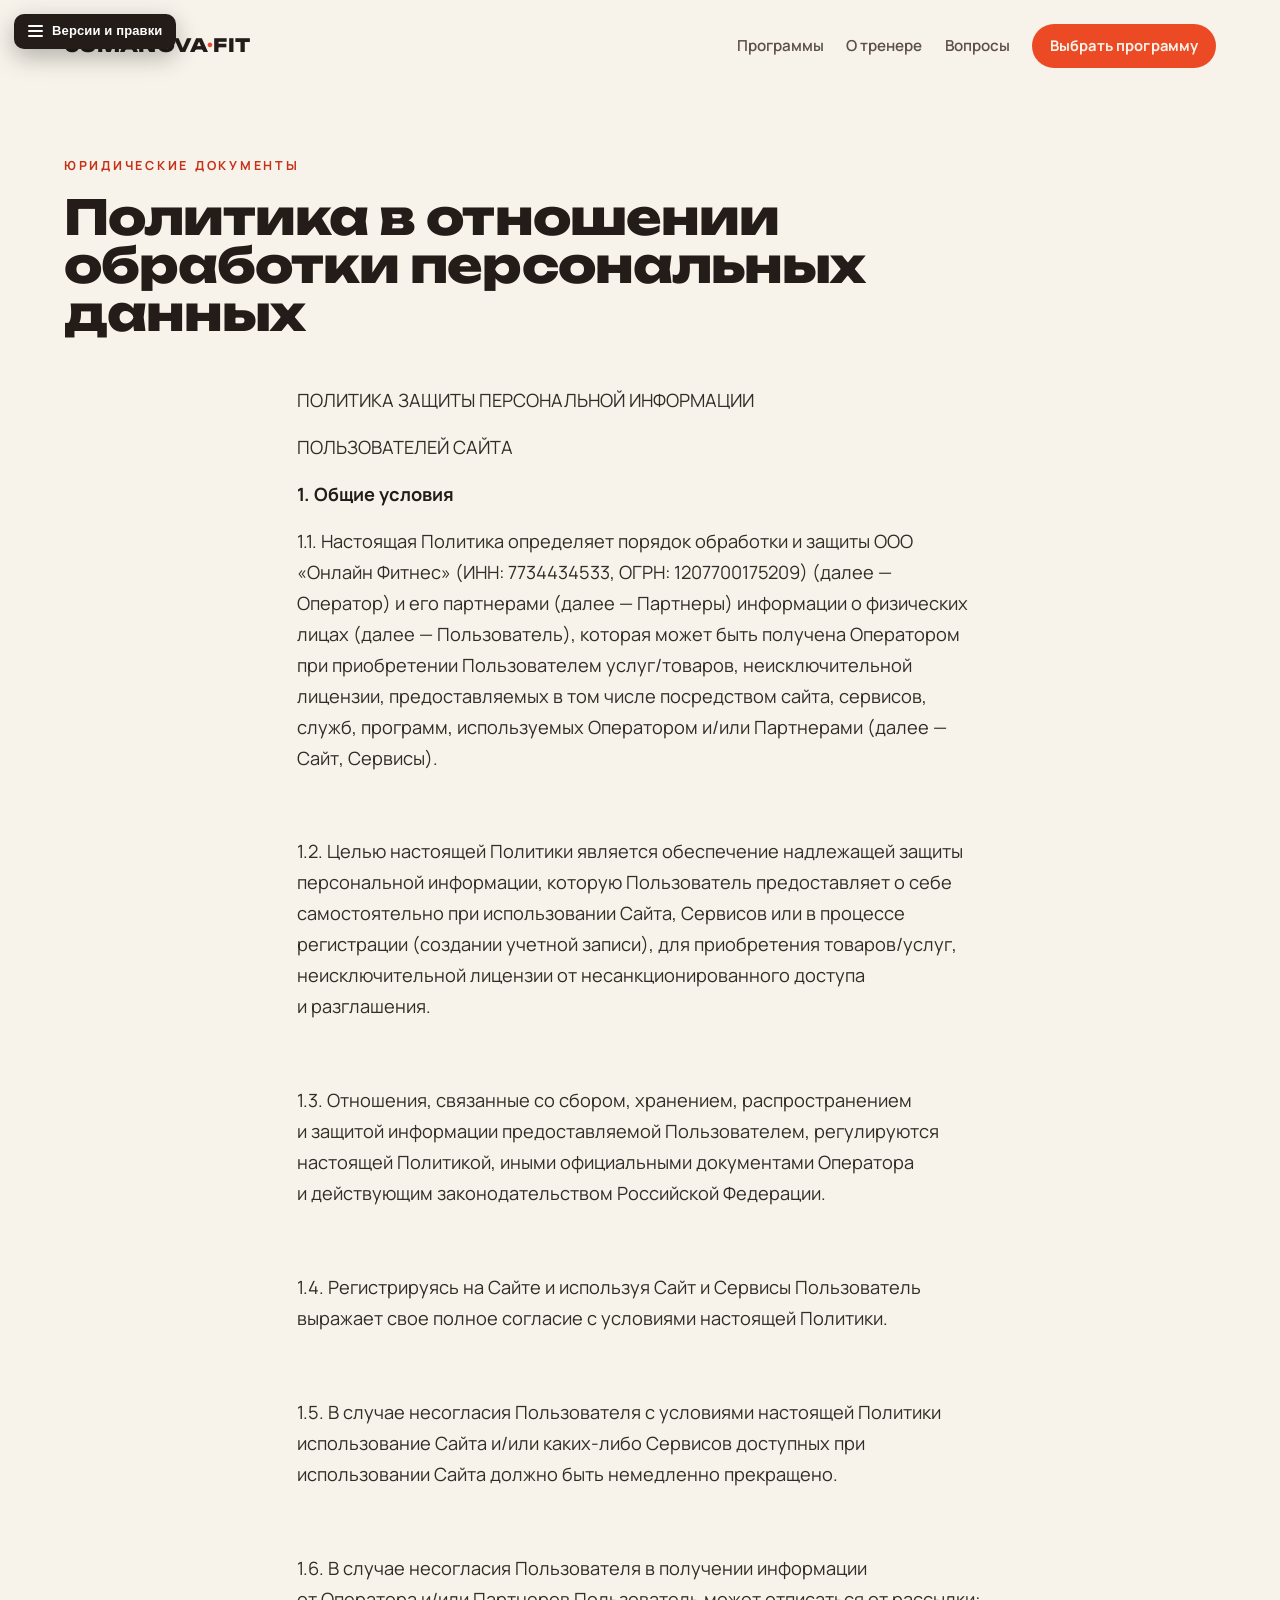
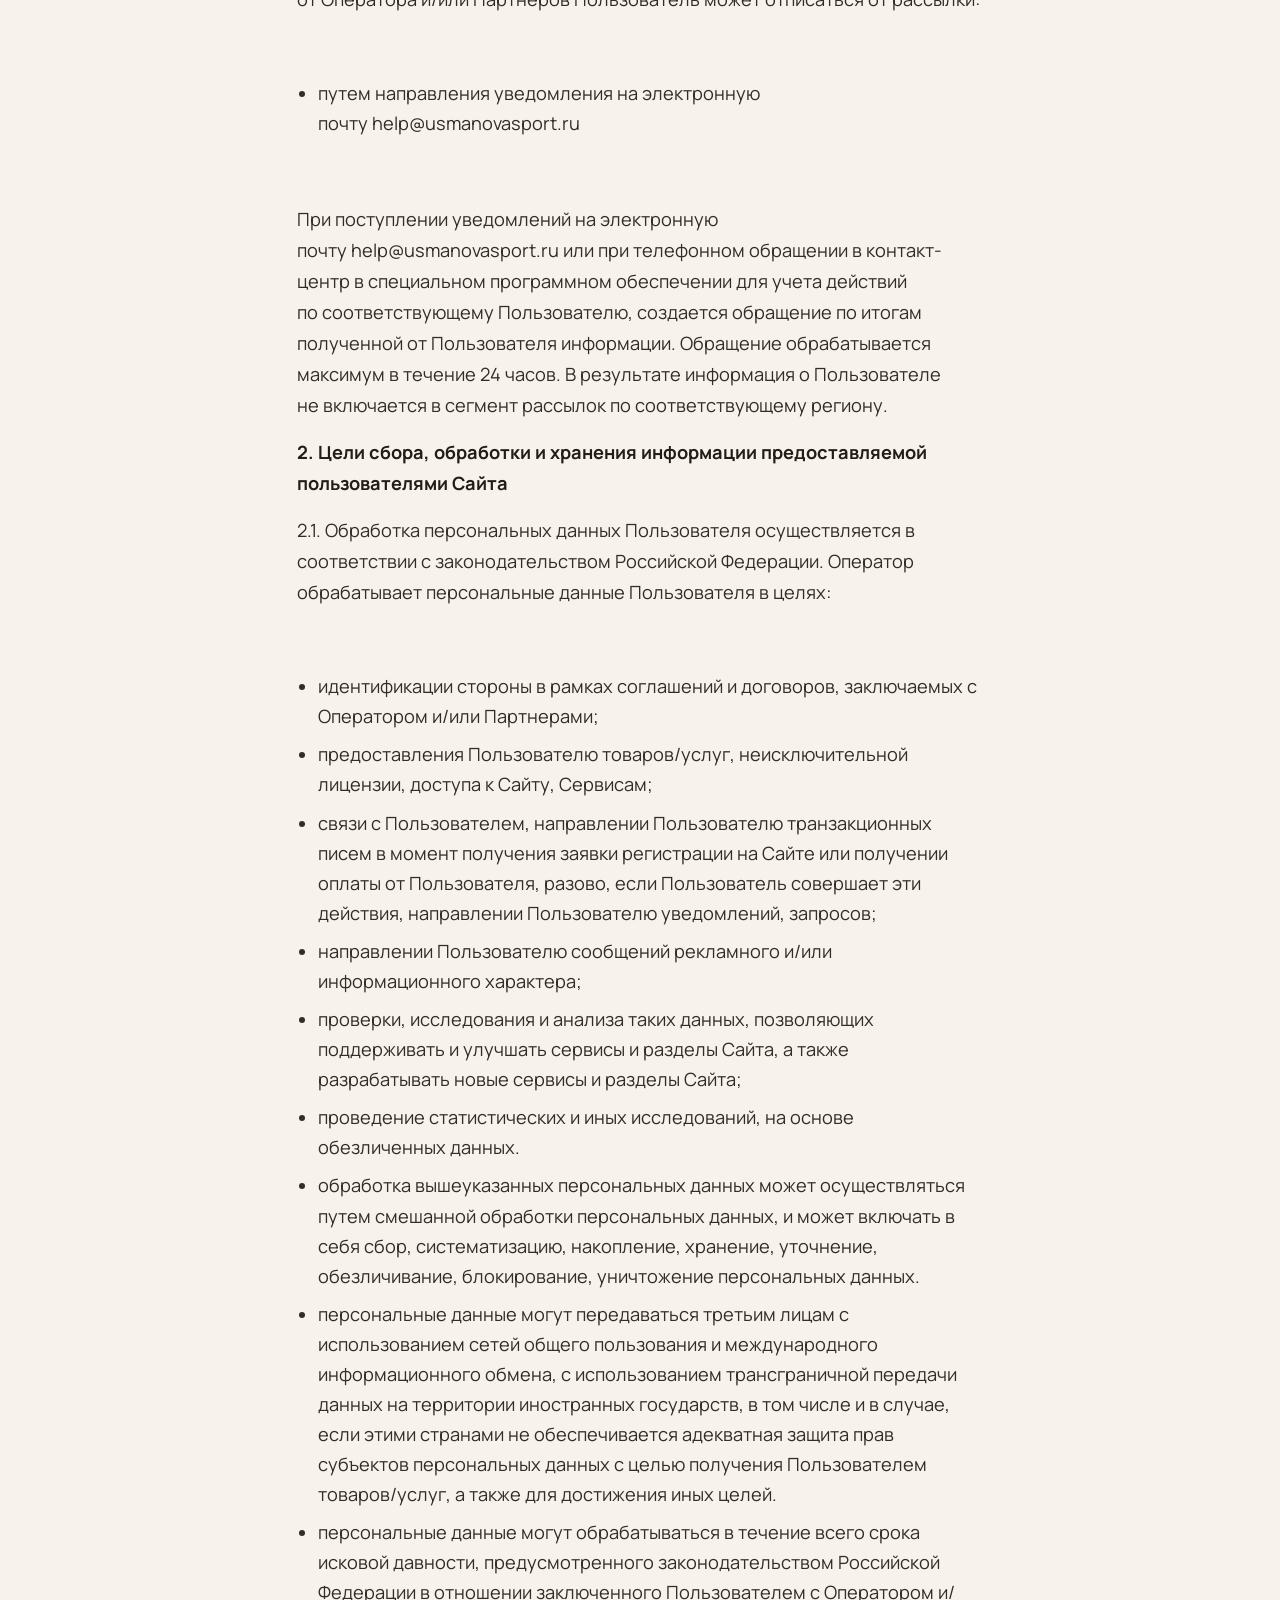
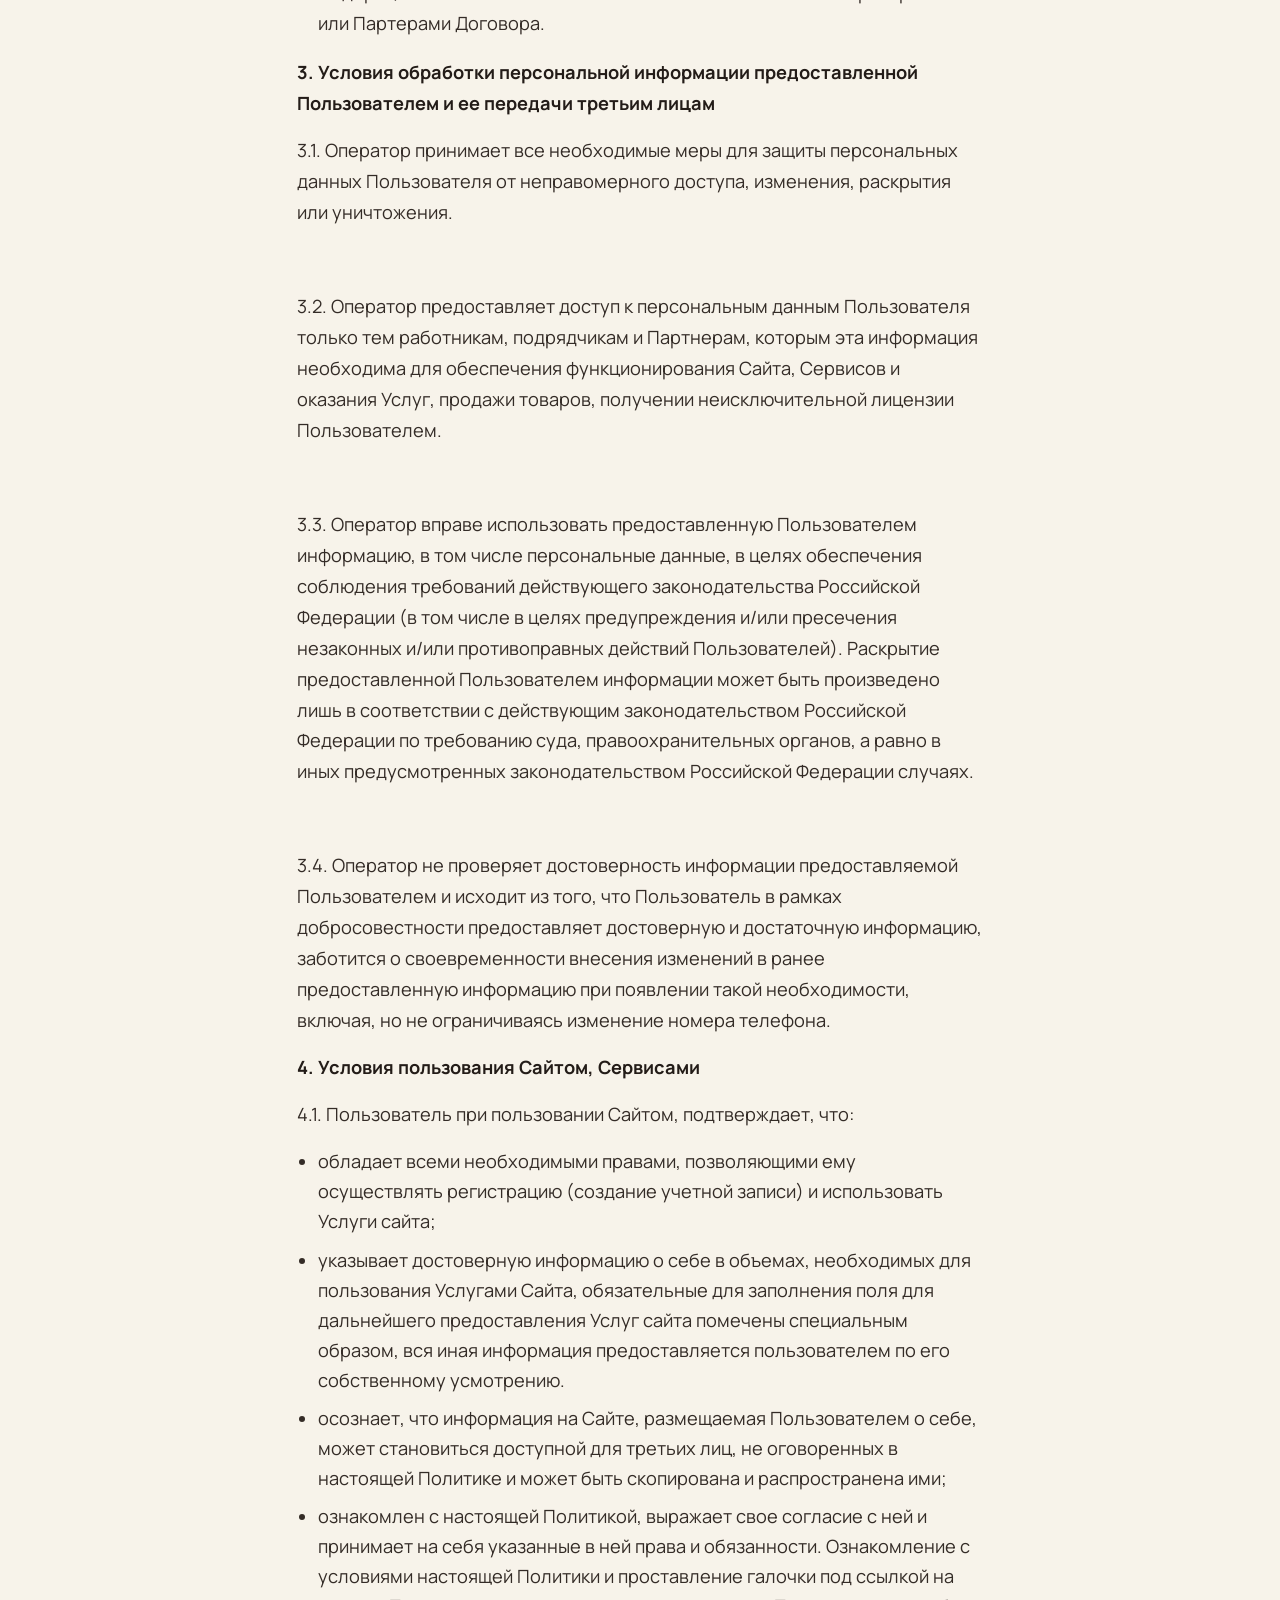
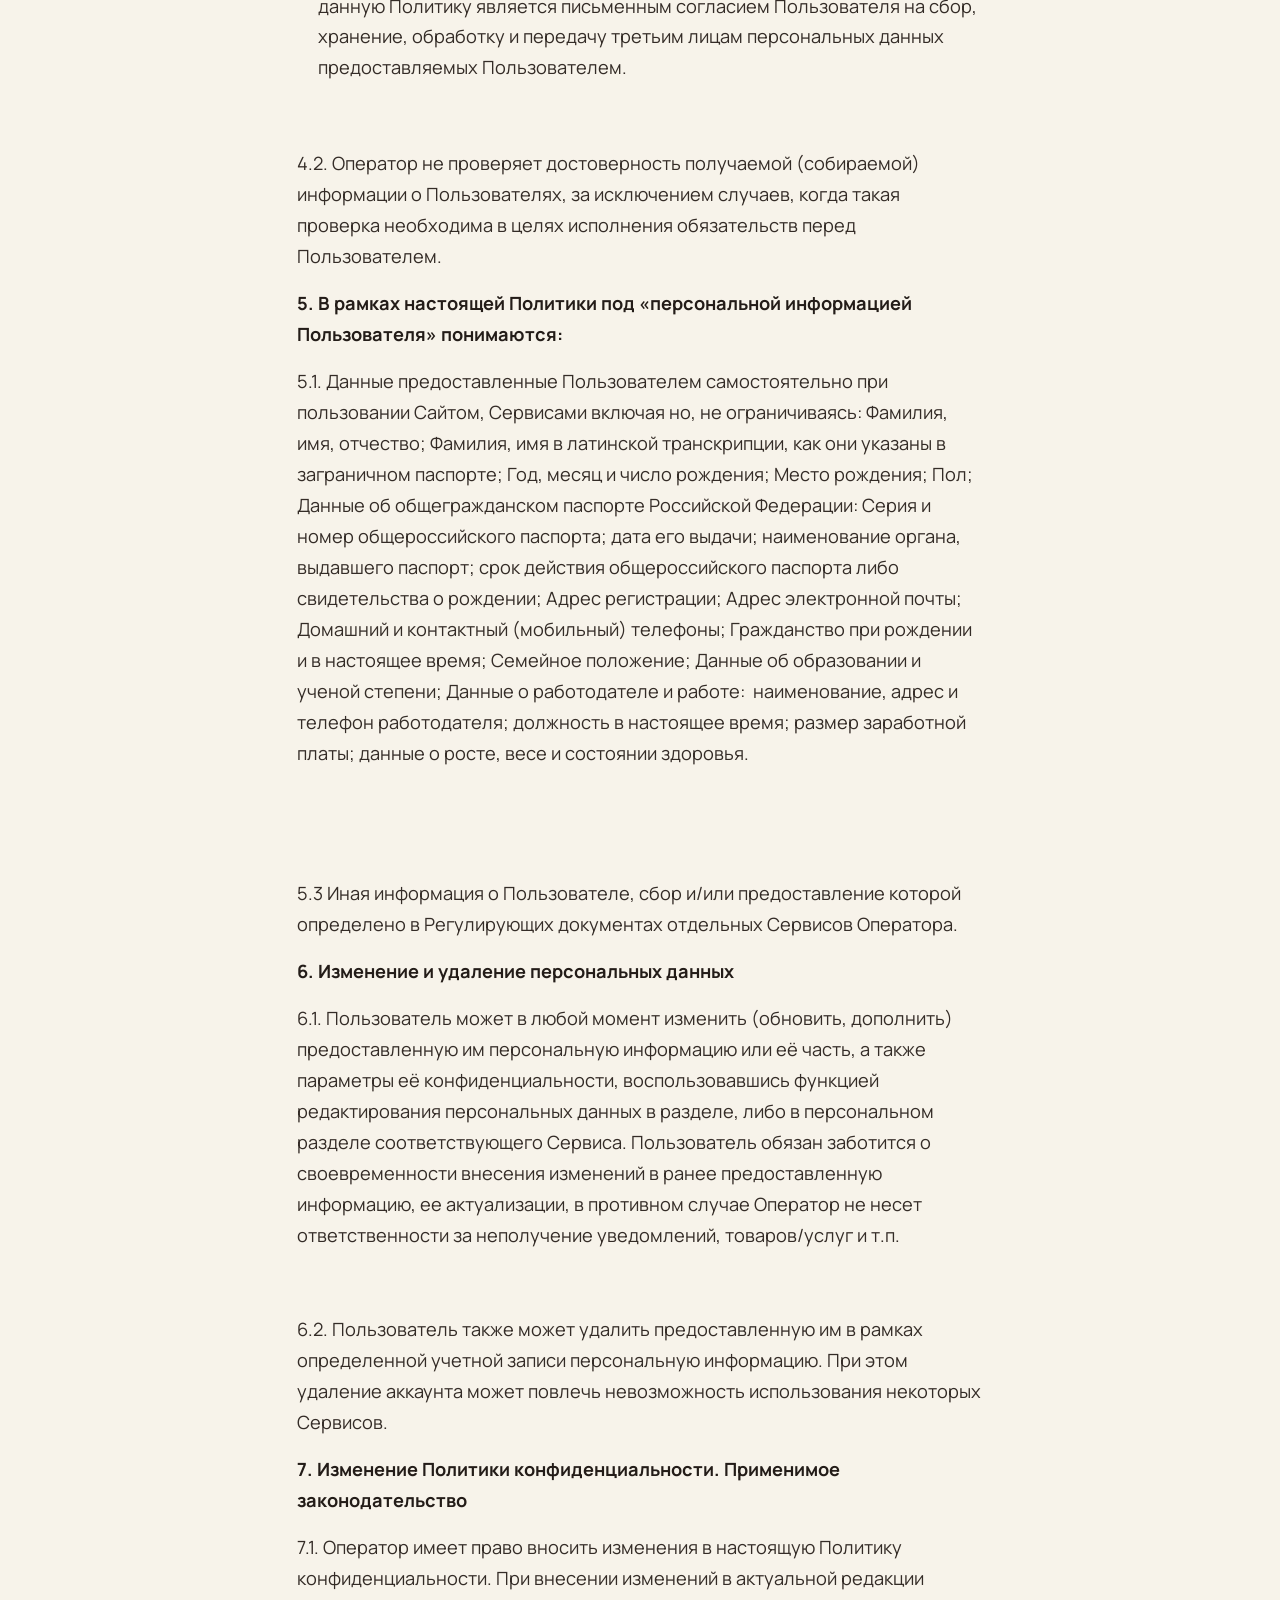
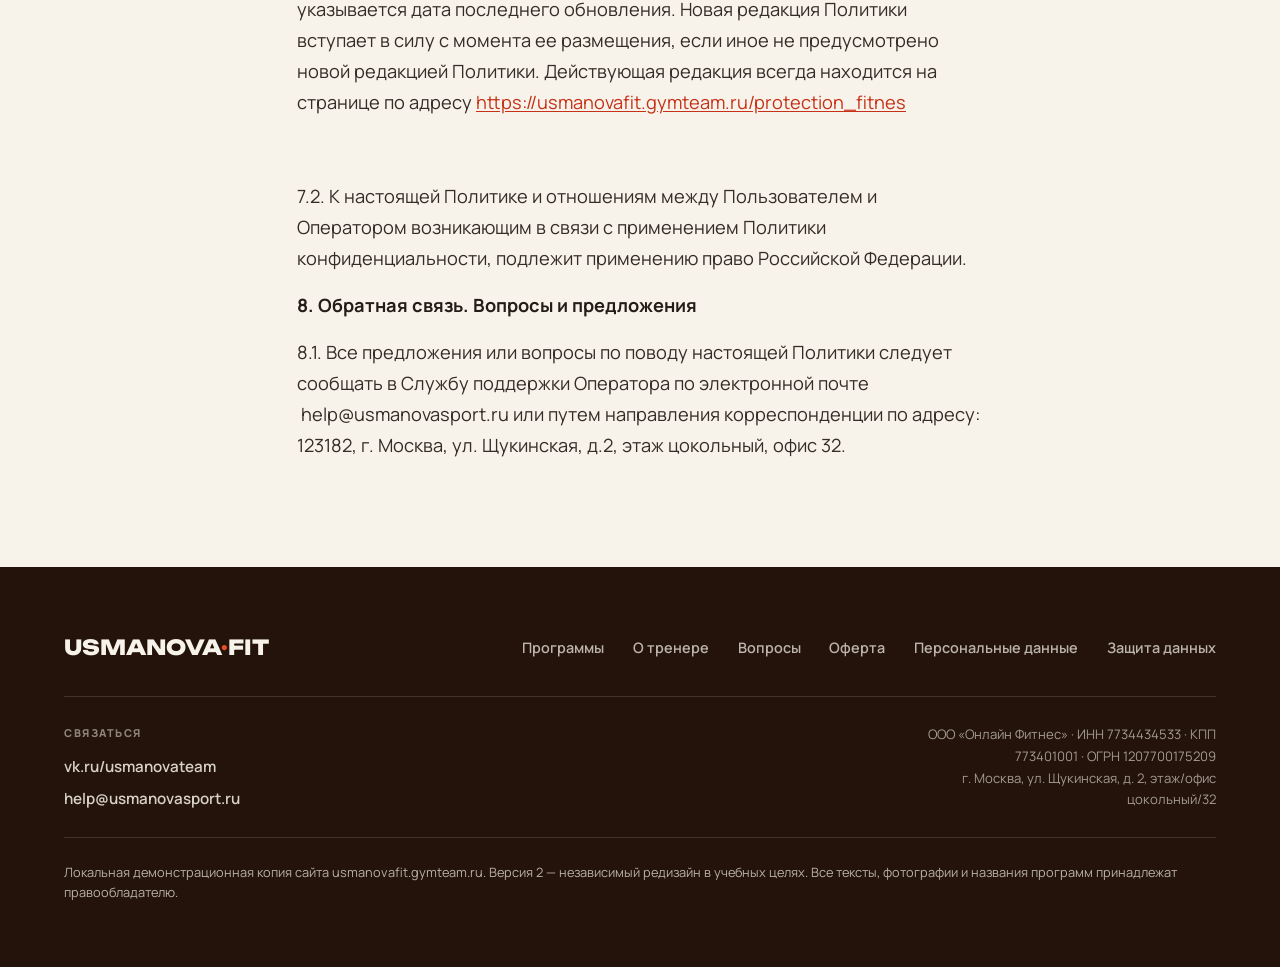
<file: site/protection_fitnes-v2.html>
<!DOCTYPE html>
<html lang="ru">
<head>
<meta charset="utf-8">
<meta name="viewport" content="width=device-width, initial-scale=1">
<title>USMANOVA·FIT — Политика защиты персональных данных</title>
<meta name="description" content="Юридические документы">
<link rel="stylesheet" href="assets/fonts/fonts.css">
<link rel="stylesheet" href="assets/v2/style.css">
</head>
<body>
<header class="wrap topbar">
  <a href="mainpage-v2.html" class="brand">USMANOVA<span>·</span>FIT</a>
  <nav class="topbar__cta">
    <a href="mainpage-v2.html#programs" class="topbar__link">Программы</a>
    <a href="mainpage-v2.html#about" class="topbar__link">О тренере</a>
    <a href="mainpage-v2.html#faq" class="topbar__link">Вопросы</a>
    <a href="maysale2026_7-v2.html" class="btn btn--flame" style="padding:.7em 1.2em; font-size:.92rem">Выбрать программу</a>
  </nav>
</header>
<section class="legal">
  <div class="legal__head">
    <p class="legal__eyebrow rv">Юридические документы</p>
    <h1 class="rv rv-d1">Политика в отношении обработки персональных данных</h1>
  </div>
  <article class="legal__doc">
<p>ПОЛИТИКА ЗАЩИТЫ ПЕРСОНАЛЬНОЙ ИНФОРМАЦИИ</p>
<p>ПОЛЬЗОВАТЕЛЕЙ САЙТА</p>
<p><strong>1. Общие условия</strong></p>
<p>1.1. Настоящая Политика определяет порядок обработки и&nbsp;защиты ООО «Онлайн Фитнес» (ИНН: 7734434533, ОГРН: 1207700175209) (далее&nbsp;— Оператор) и&nbsp;его партнерами (далее&nbsp;— Партнеры) информации о&nbsp;физических лицах (далее&nbsp;— Пользователь), которая может быть получена&nbsp;Оператором при приобретении Пользователем услуг/товаров, неисключительной лицензии, предоставляемых в&nbsp;том числе посредством сайта, сервисов, служб, программ, используемых&nbsp;Оператором и/или Партнерами (далее&nbsp;— Сайт, Сервисы).</p>
<p><br></p>
<p>1.2. Целью настоящей Политики является обеспечение надлежащей защиты персональной информации, которую Пользователь предоставляет о&nbsp;себе самостоятельно при использовании Сайта, Сервисов или в&nbsp;процессе регистрации (создании учетной записи), для приобретения товаров/услуг, неисключительной лицензии от&nbsp;несанкционированного доступа и&nbsp;разглашения.</p>
<p><br></p>
<p>1.3. Отношения, связанные со&nbsp;сбором, хранением, распространением и&nbsp;защитой информации предоставляемой Пользователем, регулируются настоящей Политикой, иными официальными документами&nbsp;Оператора и&nbsp;действующим законодательством Российской Федерации.</p>
<p><br></p>
<p>1.4. Регистрируясь на&nbsp;Сайте и&nbsp;используя Сайт и&nbsp;Сервисы Пользователь выражает свое полное согласие с&nbsp;условиями настоящей Политики.</p>
<p><br></p>
<p>1.5. В&nbsp;случае несогласия Пользователя с&nbsp;условиями настоящей Политики использование Сайта и/или каких-либо Сервисов доступных при использовании Сайта должно быть немедленно прекращено.</p>
<p><br></p>
<p>1.6. В&nbsp;случае несогласия Пользователя в&nbsp;получении информации от&nbsp;Оператора и/или Партнеров Пользователь может отписаться от&nbsp;рассылки:</p>
<p><br></p>
<ul><li>путем направления уведомления на&nbsp;электронную почту&nbsp;help@usmanovasport.ru</li></ul>
<p><br></p>
<p>При поступлении уведомлений на&nbsp;электронную почту&nbsp;help@usmanovasport.ru&nbsp;или при телефонном обращении в&nbsp;контакт-центр в&nbsp;специальном программном обеспечении для учета действий по&nbsp;соответствующему Пользователю, создается обращение по&nbsp;итогам полученной от&nbsp;Пользователя информации. Обращение обрабатывается максимум в&nbsp;течение 24&nbsp;часов. В&nbsp;результате информация о&nbsp;Пользователе не&nbsp;включается в&nbsp;сегмент рассылок по&nbsp;соответствующему региону.</p>
<p><strong>2. Цели сбора, обработки и хранения информации предоставляемой пользователями Сайта</strong></p>
<p><strong></strong>2.1. Обработка персональных данных Пользователя осуществляется в соответствии с законодательством Российской Федерации. Оператор обрабатывает персональные данные Пользователя в целях:</p>
<p><br></p>
<ul><li>идентификации стороны в рамках соглашений и договоров, заключаемых с Оператором и/или Партнерами;</li><li>предоставления Пользователю товаров/услуг, неисключительной лицензии, доступа к Сайту, Сервисам;</li><li>связи с Пользователем, направлении Пользователю транзакционных писем в момент получения заявки регистрации на Сайте или получении оплаты от Пользователя, разово, если Пользователь совершает эти действия, направлении Пользователю уведомлений, запросов;</li><li>направлении Пользователю сообщений рекламного и/или информационного характера;</li><li>проверки, исследования и анализа таких данных, позволяющих поддерживать и улучшать сервисы и разделы Сайта, а также разрабатывать новые сервисы и разделы Сайта;</li><li>проведение статистических и иных исследований, на основе обезличенных данных.</li><li>обработка вышеуказанных персональных данных может осуществляться путем смешанной обработки персональных данных, и может включать в себя сбор, систематизацию, накопление, хранение, уточнение, обезличивание, блокирование, уничтожение персональных данных.</li><li>персональные данные могут передаваться третьим лицам с использованием сетей общего пользования и международного информационного обмена, с использованием трансграничной передачи данных на территории иностранных государств, в том числе и в случае, если этими странами не обеспечивается адекватная защита прав субъектов персональных данных с целью получения Пользователем товаров/услуг, а также для достижения иных целей.</li><li>персональные данные могут обрабатываться в течение всего срока исковой давности, предусмотренного законодательством Российской Федерации в отношении заключенного Пользователем с Оператором и/или Партерами Договора.</li></ul>
<p><strong>3. Условия обработки персональной информации предоставленной Пользователем и ее передачи третьим лицам</strong></p>
<p>3.1. Оператор принимает все необходимые меры для защиты персональных данных Пользователя от неправомерного доступа, изменения, раскрытия или уничтожения.</p>
<p><br></p>
<p>3.2. Оператор предоставляет доступ к персональным данным Пользователя только тем работникам, подрядчикам и Партнерам, которым эта информация необходима для обеспечения функционирования Сайта, Сервисов и оказания Услуг, продажи товаров, получении неисключительной лицензии Пользователем.</p>
<p><br></p>
<p>3.3. Оператор вправе использовать предоставленную Пользователем информацию, в том числе персональные данные, в целях обеспечения соблюдения требований действующего законодательства Российской Федерации (в том числе в целях предупреждения и/или пресечения незаконных и/или противоправных действий Пользователей). Раскрытие предоставленной Пользователем информации может быть произведено лишь в соответствии с действующим законодательством Российской Федерации по требованию суда, правоохранительных органов, а равно в иных предусмотренных законодательством Российской Федерации случаях.</p>
<p><br></p>
<p>3.4. Оператор не проверяет достоверность информации предоставляемой Пользователем и исходит из того, что Пользователь в рамках добросовестности предоставляет достоверную и достаточную информацию, заботится о своевременности внесения изменений в ранее предоставленную информацию при появлении такой необходимости, включая, но не ограничиваясь изменение номера телефона.</p>
<p><strong>4. Условия пользования Сайтом, Сервисами</strong></p>
<p>4.1. Пользователь при пользовании Сайтом, подтверждает, что:</p>
<ul><li>обладает всеми необходимыми правами, позволяющими ему осуществлять регистрацию (создание учетной записи) и использовать Услуги сайта;</li><li>указывает достоверную информацию о себе в объемах, необходимых для пользования Услугами Сайта, обязательные для заполнения поля для дальнейшего предоставления Услуг сайта помечены специальным образом, вся иная информация предоставляется пользователем по его собственному усмотрению.</li><li>осознает, что информация на Сайте, размещаемая Пользователем о себе, может становиться доступной для третьих лиц, не оговоренных в настоящей Политике и может быть скопирована и распространена ими;</li><li>ознакомлен с настоящей Политикой, выражает свое согласие с ней и принимает на себя указанные в ней права и обязанности. Ознакомление с условиями настоящей Политики и проставление галочки под ссылкой на данную Политику является письменным согласием Пользователя на сбор, хранение, обработку и передачу третьим лицам персональных данных предоставляемых Пользователем.</li></ul>
<p><br></p>
<p>4.2. Оператор не проверяет достоверность получаемой (собираемой) информации о Пользователях, за исключением случаев, когда такая проверка необходима в целях исполнения обязательств перед Пользователем.</p>
<p><strong>5. В рамках настоящей Политики под «персональной информацией Пользователя» понимаются:</strong></p>
<p>5.1. Данные предоставленные Пользователем самостоятельно при пользовании Сайтом, Сервисами включая но, не ограничиваясь: Фамилия, имя, отчество; Фамилия, имя в латинской транскрипции, как они указаны в заграничном паспорте; Год, месяц и число рождения; Место рождения; Пол; Данные об общегражданском паспорте Российской Федерации: Серия и номер общероссийского паспорта; дата его выдачи; наименование органа, выдавшего паспорт; срок действия общероссийского паспорта либо свидетельства о рождении; Адрес регистрации; Адрес электронной почты; Домашний и контактный (мобильный) телефоны; Гражданство при рождении и в настоящее время; Семейное положение; Данные об образовании и ученой степени; Данные о работодателе и работе: &nbsp;наименование, адрес и телефон работодателя; должность в настоящее время; размер заработной платы; данные о росте, весе и состоянии здоровья.</p>
<p><br></p>
<p><br></p>
<p>5.3 Иная информация о Пользователе, сбор и/или предоставление которой определено в Регулирующих документах отдельных Сервисов Оператора.</p>
<p><strong>6. Изменение и удаление персональных данных</strong></p>
<p>6.1. Пользователь может в любой момент изменить (обновить, дополнить) предоставленную им персональную информацию или её часть, а также параметры её конфиденциальности, воспользовавшись функцией редактирования персональных данных в разделе, либо в персональном разделе соответствующего Сервиса. Пользователь обязан заботится о своевременности внесения изменений в ранее предоставленную информацию, ее актуализации, в противном случае Оператор не несет ответственности за неполучение уведомлений, товаров/услуг и т.п.</p>
<p><br></p>
<p>6.2. Пользователь также может удалить предоставленную им в рамках определенной учетной записи персональную информацию. При этом удаление аккаунта может повлечь невозможность использования некоторых Сервисов.</p>
<p><strong>7. Изменение Политики конфиденциальности. Применимое законодательство</strong></p>
<p>7.1. Оператор имеет право вносить изменения в настоящую Политику конфиденциальности. При внесении изменений в актуальной редакции указывается дата последнего обновления. Новая редакция Политики вступает в силу с момента ее размещения, если иное не предусмотрено новой редакцией Политики. Действующая редакция всегда находится на странице по адресу <a href="protection_fitnes-v2.html">https://usmanovafit.gymteam.ru/protection_fitnes</a></p>
<p><br></p>
<p>7.2. К настоящей Политике и отношениям между Пользователем и Оператором возникающим в связи с применением Политики конфиденциальности, подлежит применению право Российской Федерации.</p>
<p><strong>8. Обратная связь. Вопросы и предложения</strong></p>
<p>8.1. Все предложения или вопросы по поводу настоящей Политики следует сообщать в Службу поддержки Оператора по электронной почте &nbsp;help@usmanovasport.ru&nbsp;или путем направления корреспонденции по адресу: 123182, г. Москва, ул. Щукинская, д.2, этаж цокольный, офис 32.</p>
  </article>
</section>
<footer class="foot">
  <div class="wrap">
    <div class="foot__top">
      <div class="foot__brand">USMANOVA<span>·</span>FIT</div>
      <nav class="foot__links">
        <a href="mainpage-v2.html#programs">Программы</a>
        <a href="mainpage-v2.html#about">О тренере</a>
        <a href="mainpage-v2.html#faq">Вопросы</a>
        <a href="oferta_fitnes-v2.html">Оферта</a>
        <a href="personaldata-v2.html">Персональные данные</a>
        <a href="protection_fitnes-v2.html">Защита данных</a>
      </nav>
    </div>
    <div class="foot__contacts">
      <div class="foot__col">
        <div class="foot__label">Связаться</div>
        <a href="https://vk.ru/usmanovateam" target="_blank" rel="noopener">vk.ru/usmanovateam</a>
        <a href="mailto:help@usmanovasport.ru">help@usmanovasport.ru</a>
      </div>
      <div class="foot__company">
        ООО «Онлайн Фитнес» · ИНН 7734434533 · КПП 773401001 · ОГРН 1207700175209<br>
        г. Москва, ул. Щукинская, д. 2, этаж/офис цокольный/32
      </div>
    </div>
    <div class="foot__legal">
      Локальная демонстрационная копия сайта usmanovafit.gymteam.ru. Версия&nbsp;2 — независимый редизайн в учебных целях. Все тексты, фотографии и названия программ принадлежат правообладателю.
    </div>
  </div>
</footer>
<!-- site-menu: versions + changes -->
<div id="siteMenu" class="smenu">
  <button class="smenu__toggle" type="button" aria-label="Версии и правки">
    <span class="smenu__bars"><i></i><i></i><i></i></span> Версии и правки
  </button>
  <div class="smenu__panel">
    <div class="smenu__label">Версия страницы</div>
    <div class="smenu__versions">
      <a class="smenu__ver" data-v="1" href="#">V1<small>Копия оригинала</small></a>
      <a class="smenu__ver" data-v="2" href="#">V2<small>Редизайн</small></a>
    </div>
    <div class="smenu__label">Отличия от оригинала</div>
    <ul class="smenu__list">
      <li><b>Плавная прокрутка</b> по якорям страницы.</li>
      <li><b>Фикс кнопки «Выбрать программу»</b> — на оригинале ведёт на несуществующий якорь <code>#form</code>.</li>
      <li><b>Починена модалка заказа</b> — на оригинале кнопки «Забрать набор» шлют форму на недоступный бэкенд; здесь показывается демо-подтверждение.</li>
      <li><b>V2 — полностью новый дизайн</b> сайта.</li>
    </ul>
  </div>
</div>
<script src="assets/v2/site.js"></script>
</body>
</html>
</file>
<file: site/assets/fonts/fonts.css>
/* Manrope cyrillic */
@font-face {
  font-family: 'Manrope';
  font-style: normal;
  font-weight: 400 800;
  font-display: swap;
  src: url(manrope-cyrillic.woff2) format('woff2');
  unicode-range: U+0301, U+0400-045F, U+0490-0491, U+04B0-04B1, U+2116;
}
/* Manrope latin */
@font-face {
  font-family: 'Manrope';
  font-style: normal;
  font-weight: 400 800;
  font-display: swap;
  src: url(manrope-latin.woff2) format('woff2');
  unicode-range: U+0000-00FF, U+0131, U+0152-0153, U+02BB-02BC, U+02C6, U+02DA, U+02DC, U+0304, U+0308, U+0329, U+2000-206F, U+20AC, U+2122, U+2191, U+2193, U+2212, U+2215, U+FEFF, U+FFFD;
}
/* Unbounded cyrillic */
@font-face {
  font-family: 'Unbounded';
  font-style: normal;
  font-weight: 400 900;
  font-display: swap;
  src: url(unbounded-cyrillic.woff2) format('woff2');
  unicode-range: U+0301, U+0400-045F, U+0490-0491, U+04B0-04B1, U+2116;
}
/* Unbounded latin */
@font-face {
  font-family: 'Unbounded';
  font-style: normal;
  font-weight: 400 900;
  font-display: swap;
  src: url(unbounded-latin.woff2) format('woff2');
  unicode-range: U+0000-00FF, U+0131, U+0152-0153, U+02BB-02BC, U+02C6, U+02DA, U+02DC, U+0304, U+0308, U+0329, U+2000-206F, U+20AC, U+2122, U+2191, U+2193, U+2212, U+2215, U+FEFF, U+FFFD;
}
</file>
<file: site/assets/v2/style.css>
@import url("menu.css");
/* ============ tokens ============ */
:root{
  --bone:      oklch(0.965 0.013 85);
  --bone-2:    oklch(0.935 0.018 82);
  --bone-3:    oklch(0.905 0.022 80);
  --ink:       oklch(0.235 0.014 55);
  --ink-soft:  oklch(0.44 0.02 55);
  --flame:     oklch(0.635 0.205 34);
  --flame-deep:oklch(0.545 0.19 32);
  --flame-tint:oklch(0.9 0.05 45);
  --espresso:  oklch(0.255 0.032 45);
  --espresso-2:oklch(0.205 0.03 45);
  --line:      oklch(0.235 0.014 55 / .14);
  --shadow:    0 22px 60px -24px oklch(0.235 0.05 45 / .45);
  --edge: clamp(1.15rem, 5vw, 6rem);
  --maxw: 1280px;
}
*{box-sizing:border-box}
html{scroll-behavior:smooth}
body{
  margin:0; background:var(--bone); color:var(--ink);
  font-family:"Manrope", system-ui, -apple-system, Arial, sans-serif;
  font-size:clamp(1rem,0.95rem + 0.25vw,1.14rem); line-height:1.62;
  -webkit-font-smoothing:antialiased; text-rendering:optimizeLegibility;
  overflow-x:hidden;
}
h1,h2,h3{font-family:"Unbounded", system-ui, sans-serif; margin:0; line-height:1.0; letter-spacing:-0.02em; font-weight:800}
p{margin:0}
a{color:inherit}
img{display:block; max-width:100%}
.wrap{max-width:var(--maxw); margin-inline:auto; padding-inline:var(--edge)}
.flame{color:var(--flame)}
.eyebrow{font-family:"Manrope"; font-weight:700; font-size:.78rem; letter-spacing:.22em;
  text-transform:uppercase; color:var(--flame-deep)}

/* ============ buttons ============ */
.btn{display:inline-flex; align-items:center; gap:.6em; border:0; cursor:pointer;
  font-family:"Manrope"; font-weight:700; font-size:1.02rem; letter-spacing:.01em;
  padding:1.05em 1.7em; border-radius:999px; text-decoration:none;
  transition:transform .5s cubic-bezier(.16,1,.3,1), background-color .25s, color .25s, box-shadow .5s cubic-bezier(.16,1,.3,1)}
.btn--flame{background:var(--flame); color:var(--bone); box-shadow:var(--shadow)}
.btn--flame:hover{background:var(--flame-deep); transform:translateY(-3px); box-shadow:0 30px 70px -26px oklch(0.545 0.19 32 / .6)}
.btn--ghost{background:transparent; color:var(--ink); border:1.5px solid var(--line)}
.btn--ghost:hover{border-color:var(--ink); transform:translateY(-3px)}
.btn--bone{background:var(--bone); color:var(--ink)}
.btn--bone:hover{transform:translateY(-3px); box-shadow:0 24px 60px -28px oklch(0 0 0 / .4)}
.btn__arrow{transition:transform .5s cubic-bezier(.16,1,.3,1)}
.btn:hover .btn__arrow{transform:translateX(4px)}

/* ============ top bar ============ */
.topbar{position:relative; z-index:5; display:flex; align-items:center; justify-content:space-between;
  padding-block:1.5rem; gap:1rem}
.brand{font-family:"Unbounded"; font-weight:800; font-size:1.15rem; letter-spacing:.02em; text-decoration:none}
.brand span{color:var(--flame)}
.topbar__cta{display:flex; align-items:center; gap:1.4rem}
.topbar__link{text-decoration:none; font-weight:600; font-size:.95rem; color:var(--ink-soft)}
.topbar__link:hover{color:var(--ink)}
@media(max-width:720px){ .topbar__link{display:none} }

/* ============ hero ============ */
.hero{position:relative; padding-top:clamp(1rem,3vw,2.5rem); padding-bottom:clamp(3rem,7vw,7rem)}
.hero__grid{display:grid; grid-template-columns:1.15fr .85fr; gap:clamp(1.5rem,4vw,4rem); align-items:center}
.hero__title{font-size:clamp(2.7rem,3.2vw + 2rem,6.2rem); font-weight:900; line-height:.96}
.hero__title .line{display:block; overflow:hidden}
.hero__title .line > span{display:block}
.hero__lead{margin-top:clamp(1.3rem,2vw,2rem); max-width:34ch; font-size:clamp(1.05rem,1rem + .3vw,1.25rem);
  color:var(--ink-soft); font-weight:500}
.hero__actions{margin-top:2.2rem; display:flex; flex-wrap:wrap; gap:.9rem 1rem; align-items:center}
.hero__note{margin-top:1.1rem; font-size:.85rem; color:var(--ink-soft); font-weight:600; opacity:.8}
.hero__stats{margin-top:clamp(2rem,4vw,3.2rem); display:flex; flex-wrap:wrap; gap:clamp(1.4rem,3vw,3rem);
  padding-top:1.6rem; border-top:1px solid var(--line)}
.stat__num{font-family:"Unbounded"; font-weight:800; font-size:clamp(1.5rem,1rem + 1.4vw,2.2rem); line-height:1}
.stat__lbl{font-size:.82rem; color:var(--ink-soft); font-weight:600; margin-top:.35rem; letter-spacing:.01em}
.hero__media{position:relative; align-self:center; width:100%; max-width:31rem;
  aspect-ratio:1/1; margin-inline:auto; min-height:0}
.hero__blob{position:absolute; inset:auto 0 0 0; top:6%; left:8%; right:0;
  aspect-ratio:1/1.05; background:var(--flame); border-radius:46% 54% 47% 53% / 55% 46% 54% 45%;
  filter:none}
/* mainpage hero: blob fills the square media so the photo sits inside the circle */
.hero .hero__blob{inset:0; top:0; left:0; right:0; width:100%; height:100%; aspect-ratio:auto}
.hero__ph{position:absolute; z-index:2; top:auto; bottom:0; left:0; right:0; margin-inline:auto;
  transform:none; width:auto; height:100%; max-width:100%;
  filter:drop-shadow(0 30px 34px oklch(0.235 0.05 45 / .28))}
.hero__tag{position:absolute; z-index:3; right:-2%; top:14%; background:var(--bone); color:var(--ink);
  border-radius:14px; padding:.75rem 1rem; box-shadow:var(--shadow); font-weight:700; font-size:.9rem;
  display:flex; align-items:center; gap:.55rem}
.hero__tag b{font-family:"Unbounded"; font-size:1.05rem}
.hero__tag .dot{width:.55rem;height:.55rem;border-radius:50%;background:var(--flame)}
@media(max-width:880px){
  .hero__grid{grid-template-columns:1fr}
  .hero__media{order:-1; max-width:26rem}
  .hero__lead{max-width:none}
}

/* ============ marquee ============ */
.marq{background:var(--ink); color:var(--bone); overflow:hidden; padding-block:1.05rem;
  transform:rotate(-1.4deg); margin-block:clamp(1rem,3vw,2.5rem); width:106%; margin-left:-3%}
.marq__row{display:flex; gap:2.5rem; white-space:nowrap; width:max-content; animation:scroll 34s linear infinite; will-change:transform}
.marq__row span{font-family:"Unbounded"; font-weight:700; font-size:1.05rem; letter-spacing:.04em; display:inline-flex; align-items:center; gap:2.5rem}
.marq__row span::after{content:"✦"; color:var(--flame)}
@keyframes scroll{to{transform:translateX(-50%)}}
@media(prefers-reduced-motion:reduce){ .marq__row{animation:none} }

/* ============ manifesto (drenched) ============ */
.manifesto{background:var(--flame); color:var(--bone); padding-block:clamp(3.5rem,8vw,7rem)}
.manifesto__big{font-size:clamp(2rem,3vw + 1.2rem,4.4rem); font-weight:800; max-width:16ch; line-height:1.02}
.manifesto__big .u{color:oklch(0.9 0.05 45)}
.manifesto__grid{margin-top:clamp(2.4rem,5vw,4rem); display:grid;
  grid-template-columns:repeat(auto-fit,minmax(220px,1fr)); gap:clamp(1.4rem,3vw,2.5rem)}
.mcard__n{font-family:"Unbounded"; font-weight:700; font-size:1rem; opacity:.7}
.mcard h3{font-size:1.3rem; margin-top:.7rem; margin-bottom:.5rem; color:var(--bone)}
.mcard p{color:oklch(0.965 0.013 85 / .82); font-size:.98rem; font-weight:500}

/* ============ about ============ */
.about{background:var(--espresso); color:var(--bone); padding-block:clamp(3.5rem,8vw,7.5rem)}
.about__grid{display:grid; grid-template-columns:.9fr 1.1fr; gap:clamp(2rem,5vw,5rem); align-items:center}
.about__media{position:relative}
.about__ph{width:100%; border-radius:20px; background:oklch(0.3 0.03 45)}
.about__badge{position:absolute; right:-6%; bottom:8%; background:var(--flame); color:var(--bone);
  border-radius:16px; padding:1rem 1.2rem; box-shadow:var(--shadow); max-width:180px}
.about__badge b{font-family:"Unbounded"; font-size:1.9rem; display:block; line-height:1}
.about__badge span{font-size:.82rem; font-weight:600; opacity:.9}
.about h2{font-size:clamp(1.9rem,2vw + 1.4rem,3.4rem); color:var(--bone); margin-bottom:1.3rem}
.about__lead{color:oklch(0.965 0.013 85 / .8); max-width:52ch; margin-bottom:1.8rem; font-weight:500}
.creds{list-style:none; margin:0; padding:0; display:grid; gap:.9rem}
.creds li{display:flex; gap:.9rem; align-items:flex-start; font-weight:600; color:oklch(0.965 0.013 85 / .92)}
.creds svg{flex:none; margin-top:.15rem}
@media(max-width:820px){ .about__grid{grid-template-columns:1fr} .about__media{max-width:400px} .about__badge{right:auto; left:8%} }

/* ============ programs ============ */
.programs{padding-block:clamp(3.5rem,8vw,7rem)}
.sec-head{display:flex; flex-wrap:wrap; align-items:end; justify-content:space-between; gap:1.2rem; margin-bottom:clamp(2rem,4vw,3.4rem)}
.sec-head h2{font-size:clamp(2rem,2.2vw + 1.4rem,3.8rem); max-width:16ch}
.sec-head p{color:var(--ink-soft); max-width:32ch; font-weight:500}
.pgrid{display:grid; grid-template-columns:repeat(12,1fr); gap:clamp(.9rem,1.5vw,1.4rem)}
.pcard{grid-column:span 4; background:var(--bone-2); border-radius:20px; overflow:hidden;
  display:flex; flex-direction:column; text-decoration:none; color:inherit; position:relative;
  border:1px solid var(--line);
  transition:transform .5s cubic-bezier(.16,1,.3,1), box-shadow .5s cubic-bezier(.16,1,.3,1), background-color .3s}
.pcard:hover{transform:translateY(-6px); box-shadow:var(--shadow); background:var(--bone)}
.pcard__media{aspect-ratio:1/1; background:var(--bone-3); position:relative; overflow:hidden}
.pcard__media img{width:100%; height:100%; object-fit:cover; object-position:top center;
  transition:transform .7s cubic-bezier(.16,1,.3,1)}
.pcard:hover .pcard__media img{transform:scale(1.05)}
.pcard__tag{position:absolute; top:.9rem; left:.9rem; z-index:2; background:var(--ink); color:var(--bone);
  font-size:.68rem; font-weight:700; letter-spacing:.1em; text-transform:uppercase; padding:.4em .7em; border-radius:999px}
.pcard__tag--flame{background:var(--flame)}
.pcard__body{padding:1.3rem 1.4rem 1.5rem; display:flex; flex-direction:column; flex:1}
.pcard__goal{font-size:.76rem; font-weight:700; letter-spacing:.06em; text-transform:uppercase; color:var(--flame-deep); margin-bottom:.5rem}
.pcard h3{font-family:"Unbounded"; font-weight:600; font-size:1.15rem; letter-spacing:-.01em; margin-bottom:.5rem}
.pcard p{font-size:.92rem; color:var(--ink-soft); font-weight:500; flex:1}
.pcard__more{margin-top:1rem; font-weight:700; font-size:.9rem; color:var(--ink); display:inline-flex; gap:.4rem; align-items:center}
.pcard__more .a{color:var(--flame); transition:transform .5s cubic-bezier(.16,1,.3,1)}
.pcard:hover .pcard__more .a{transform:translateX(4px)}
/* flagship + bestseller span */
.pcard--flag{grid-column:span 8; flex-direction:row}
.pcard--flag .pcard__media{aspect-ratio:auto; width:44%; min-height:340px}
.pcard--flag .pcard__body{justify-content:center; padding:clamp(1.5rem,3vw,2.6rem)}
.pcard--flag .pcard__goal{color:var(--flame-deep)}
.pcard--flag h3{font-size:clamp(1.6rem,1rem + 1.6vw,2.4rem); font-weight:700}
.pcard--flag p{font-size:1.02rem; max-width:38ch}
.pcard--wide{grid-column:span 4}
@media(max-width:900px){
  .pcard{grid-column:span 6}
  .pcard--flag{grid-column:span 12}
}
@media(max-width:560px){
  .pcard, .pcard--flag, .pcard--wide{grid-column:span 12}
  .pcard--flag{flex-direction:column}
  .pcard--flag .pcard__media{width:100%; min-height:0; aspect-ratio:16/11}
}

/* ============ faq ============ */
.faq{padding-block:clamp(3.5rem,8vw,7rem); background:var(--bone-2)}
.faq__grid{display:grid; grid-template-columns:.7fr 1.3fr; gap:clamp(1.5rem,4vw,4rem); align-items:start}
.faq h2{font-size:clamp(2rem,2vw + 1.4rem,3.4rem); position:sticky; top:2rem}
.acc{border-top:1px solid var(--line)}
.acc__item{border-bottom:1px solid var(--line)}
.acc__q{width:100%; background:none; border:0; cursor:pointer; text-align:left; padding:1.35rem 0;
  display:flex; gap:1.2rem; align-items:center; justify-content:space-between;
  font-family:"Manrope"; font-weight:700; font-size:clamp(1rem,.95rem + .3vw,1.18rem); color:var(--ink)}
.acc__ico{flex:none; width:1.5rem; height:1.5rem; position:relative; transition:transform .4s cubic-bezier(.16,1,.3,1)}
.acc__ico::before,.acc__ico::after{content:""; position:absolute; background:var(--flame); border-radius:2px}
.acc__ico::before{top:50%; left:0; right:0; height:2px; transform:translateY(-50%)}
.acc__ico::after{left:50%; top:0; bottom:0; width:2px; transform:translateX(-50%); transition:transform .4s cubic-bezier(.16,1,.3,1)}
.acc__item.open .acc__ico{transform:rotate(180deg)}
.acc__item.open .acc__ico::after{transform:translateX(-50%) scaleY(0)}
.acc__panel{display:grid; grid-template-rows:0fr; transition:grid-template-rows .45s cubic-bezier(.16,1,.3,1)}
.acc__item.open .acc__panel{grid-template-rows:1fr}
.acc__panel > div{overflow:hidden}
.acc__panel p{padding-bottom:1.4rem; color:var(--ink-soft); font-weight:500; max-width:60ch}
@media(max-width:760px){ .faq__grid{grid-template-columns:1fr} .faq h2{position:static} }

/* ============ final cta ============ */
.final{background:var(--flame); color:var(--bone); padding-block:clamp(3.5rem,8vw,7rem); text-align:center}
.final h2{font-size:clamp(2.1rem,2vw + 1.6rem,4.6rem); color:var(--bone); max-width:18ch; margin-inline:auto}
.final p{margin-top:1.2rem; margin-inline:auto; max-width:40ch; color:oklch(0.965 0.013 85 / .9); font-weight:500}
.final .btn{margin-top:2.2rem}
.final small{display:block; margin-top:1.3rem; opacity:.85; font-weight:600}

/* ============ footer ============ */
.foot{background:var(--espresso-2); color:oklch(0.965 0.013 85 / .7); padding-block:clamp(2.5rem,5vw,4rem)}
.foot__top{display:flex; flex-wrap:wrap; justify-content:space-between; gap:1.5rem; align-items:center; margin-bottom:2rem}
.foot__brand{font-family:"Unbounded"; font-weight:800; font-size:1.3rem; color:var(--bone)}
.foot__brand span{color:var(--flame)}
.foot__links{display:flex; flex-wrap:wrap; gap:1.2rem 1.8rem}
.foot__links a{text-decoration:none; font-weight:600; font-size:.9rem; color:oklch(0.965 0.013 85 / .72)}
.foot__links a:hover{color:var(--bone)}
.foot__legal{font-size:.8rem; border-top:1px solid oklch(0.965 0.013 85 / .14); padding-top:1.5rem; line-height:1.6}

/* ============ reveal ============ */
.rv{opacity:0; transform:translateY(26px); transition:opacity .8s cubic-bezier(.16,1,.3,1), transform .8s cubic-bezier(.16,1,.3,1)}
.rv.in{opacity:1; transform:none}
.rv-d1{transition-delay:.08s}.rv-d2{transition-delay:.16s}.rv-d3{transition-delay:.24s}
@media(prefers-reduced-motion:reduce){ .rv{opacity:1; transform:none; transition:none} html{scroll-behavior:auto} }

/* ================= OFFER (maysale) ================= */
.offer-hero{padding-block:clamp(2rem,5vw,4.5rem) clamp(2.5rem,5vw,4rem)}
.offer-hero__grid{display:grid; grid-template-columns:1.1fr .9fr; gap:clamp(1.5rem,4vw,4rem); align-items:center}
.offer-hero h1{font-size:clamp(2.4rem,3vw + 1.6rem,5.4rem); font-weight:900; line-height:.98}
.offer-hero__lead{margin-top:1.4rem; max-width:40ch; color:var(--ink-soft); font-weight:500; font-size:clamp(1.02rem,1rem + .2vw,1.2rem)}
.offer-hero__media{position:relative}
.offer-hero__media .hero__blob{top:0; left:4%}
.offer-hero__ph{position:relative; z-index:2; width:min(100%,460px); margin-inline:auto;
  filter:drop-shadow(0 40px 40px oklch(0.235 0.05 45 / .28))}
/* countdown */
.countdown{margin-top:2rem; display:flex; flex-wrap:wrap; align-items:center; gap:.8rem 1rem}
.countdown__lbl{font-weight:700; color:var(--flame-deep); font-size:.82rem; letter-spacing:.08em; text-transform:uppercase; width:100%}
.cd{display:flex; gap:.6rem}
.cd__cell{background:var(--ink); color:var(--bone); border-radius:12px; padding:.7rem .5rem; min-width:64px; text-align:center}
.cd__n{font-family:"Unbounded"; font-weight:800; font-size:clamp(1.4rem,1rem + 1vw,2rem); line-height:1}
.cd__u{font-size:.66rem; text-transform:uppercase; letter-spacing:.08em; opacity:.7; margin-top:.3rem}
/* tariffs */
.tariffs{padding-block:clamp(3rem,7vw,6rem)}
.tgrid{display:grid; grid-template-columns:repeat(3,1fr); gap:clamp(1rem,1.6vw,1.5rem); align-items:stretch}
.tcard{background:var(--bone-2); border:1px solid var(--line); border-radius:22px; padding:clamp(1.5rem,2.4vw,2.2rem);
  display:flex; flex-direction:column; position:relative;
  transition:transform .5s cubic-bezier(.16,1,.3,1), box-shadow .5s cubic-bezier(.16,1,.3,1)}
.tcard:hover{transform:translateY(-6px); box-shadow:var(--shadow)}
.tcard--feat{background:var(--espresso); color:var(--bone); border-color:var(--espresso)}
.tcard--feat .tcard__name{color:var(--bone)}
.tcard--feat .tfeat li{color:oklch(0.965 0.013 85 / .9)}
.tcard--feat .tcard__old{color:oklch(0.965 0.013 85 / .55)}
.tcard__flag{position:absolute; top:-.85rem; left:50%; transform:translateX(-50%); white-space:nowrap;
  background:var(--flame); color:var(--bone); font-size:.7rem; font-weight:800; letter-spacing:.08em;
  text-transform:uppercase; padding:.45em .9em; border-radius:999px; box-shadow:var(--shadow)}
.tcard__name{font-family:"Unbounded"; font-weight:700; font-size:1.35rem; margin-bottom:.2rem}
.tcard__period{font-size:.85rem; color:var(--ink-soft); font-weight:600; margin-bottom:1.2rem}
.tcard--feat .tcard__period{color:oklch(0.965 0.013 85 / .7)}
.tcard__price{display:flex; align-items:baseline; gap:.7rem; margin-bottom:.3rem}
.tcard__new{font-family:"Unbounded"; font-weight:800; font-size:clamp(1.8rem,1rem + 1.8vw,2.6rem); line-height:1}
.tcard__old{text-decoration:line-through; color:var(--ink-soft); font-weight:600; font-size:1.05rem}
.tcard__disc{display:inline-block; background:var(--flame-tint); color:var(--flame-deep); font-weight:700;
  font-size:.8rem; padding:.25em .7em; border-radius:999px; margin-bottom:1.4rem}
.tcard--feat .tcard__disc{background:var(--flame); color:var(--bone)}
.tfeat{list-style:none; margin:0 0 1.6rem; padding:0; display:grid; gap:.75rem; flex:1}
.tfeat li{display:flex; gap:.6rem; align-items:flex-start; font-size:.92rem; font-weight:500; color:var(--ink)}
.tfeat li::before{content:""; flex:none; width:1.1rem; height:1.1rem; margin-top:.15rem; border-radius:50%;
  background:var(--flame); -webkit-mask:url("data:image/svg+xml,%3Csvg xmlns='http://www.w3.org/2000/svg' viewBox='0 0 20 20'%3E%3Cpath fill='black' d='M8.2 13.1 5 9.9l1.3-1.3 1.9 1.9 5-5L14.5 6.8z'/%3E%3C/svg%3E") center/contain no-repeat;
  mask:url("data:image/svg+xml,%3Csvg xmlns='http://www.w3.org/2000/svg' viewBox='0 0 20 20'%3E%3Cpath fill='black' d='M8.2 13.1 5 9.9l1.3-1.3 1.9 1.9 5-5L14.5 6.8z'/%3E%3C/svg%3E") center/contain no-repeat}
.tcard .btn{width:100%; justify-content:center}
@media(max-width:820px){ .tgrid{grid-template-columns:1fr; max-width:440px; margin-inline:auto} .offer-hero__grid{grid-template-columns:1fr} .offer-hero__media{order:-1; max-width:360px; margin-inline:auto} }
/* guarantees strip */
.guar{display:grid; grid-template-columns:repeat(auto-fit,minmax(210px,1fr)); gap:clamp(1rem,2vw,1.8rem); margin-top:clamp(2rem,4vw,3.5rem)}
.guar__i{font-family:"Unbounded"; font-weight:700; font-size:1.05rem; margin-bottom:.4rem}
.guar__i span{color:var(--flame)}
.guar p{font-size:.92rem; color:var(--ink-soft); font-weight:500}

/* ================= LEGAL ================= */
.legal{padding-block:clamp(2.5rem,5vw,4.5rem) clamp(3.5rem,7vw,6rem)}
.legal__head{max-width:var(--maxw); margin-inline:auto; padding-inline:var(--edge); margin-bottom:clamp(2rem,4vw,3rem)}
.legal__eyebrow{font-weight:700; font-size:.78rem; letter-spacing:.22em; text-transform:uppercase; color:var(--flame-deep)}
.legal__head h1{font-size:clamp(2rem,2vw + 1.4rem,3.6rem); margin-top:1rem; max-width:20ch}
.legal__doc{max-width:74ch; margin-inline:auto; padding-inline:var(--edge)}
.legal__doc h2{font-family:"Unbounded"; font-weight:700; font-size:clamp(1.3rem,1rem + .8vw,1.7rem);
  margin:2.4rem 0 .9rem; letter-spacing:-.01em}
.legal__doc h3{font-family:"Unbounded"; font-weight:600; font-size:1.15rem; margin:1.8rem 0 .7rem}
.legal__doc p{margin-bottom:1rem; color:oklch(0.3 0.015 55); line-height:1.7}
.legal__doc ul{margin:0 0 1.2rem; padding-left:1.3rem}
.legal__doc li{margin-bottom:.5rem; color:oklch(0.3 0.015 55); line-height:1.65}
.legal__doc a{color:var(--flame-deep); text-decoration:underline; text-underline-offset:2px}
.legal__doc strong{font-weight:700; color:var(--ink)}
.legal__doc h2:first-child, .legal__doc h1:first-child{margin-top:0}

/* ================= ORDER MODAL ================= */
.modal{position:fixed; inset:0; z-index:100000; display:none; align-items:center; justify-content:center; padding:1.2rem}
.modal.open{display:flex}
.modal__backdrop{position:absolute; inset:0; background:oklch(0.2 0.03 45 / .55); opacity:0; transition:opacity .3s ease}
.modal.open .modal__backdrop{opacity:1}
.modal__dialog{position:relative; z-index:1; width:min(100%,460px); background:var(--bone); color:var(--ink);
  border-radius:22px; padding:clamp(1.6rem,4vw,2.4rem); box-shadow:0 40px 90px -28px oklch(0.2 0.06 45 / .6);
  max-height:calc(100dvh - 2.4rem); overflow:auto;
  opacity:0; transform:translateY(16px) scale(.985);
  transition:opacity .3s ease, transform .5s cubic-bezier(.16,1,.3,1)}
.modal.open .modal__dialog{opacity:1; transform:none}
.modal__close{position:absolute; top:.9rem; right:.9rem; width:2.3rem; height:2.3rem; border-radius:50%; border:0;
  cursor:pointer; background:var(--bone-3); color:var(--ink); font-size:1.4rem; line-height:1;
  display:flex; align-items:center; justify-content:center; transition:background-color .2s, color .2s, transform .3s cubic-bezier(.16,1,.3,1)}
.modal__close:hover{background:var(--flame); color:var(--bone); transform:rotate(90deg)}
.modal__eyebrow{font-weight:700; font-size:.74rem; letter-spacing:.2em; text-transform:uppercase; color:var(--flame-deep)}
.modal__plan{font-family:"Unbounded"; font-weight:700; font-size:clamp(1.5rem,1rem + 1.4vw,2rem); line-height:1.05;
  letter-spacing:-.01em; margin:.5rem 0 .3rem}
.modal__meta{font-size:.9rem; color:var(--ink-soft); font-weight:600}
.modal__price{display:flex; align-items:baseline; flex-wrap:wrap; gap:.6rem; margin-top:1.1rem;
  padding-top:1.1rem; border-top:1px solid var(--line)}
.modal__new{font-family:"Unbounded"; font-weight:800; font-size:1.9rem; line-height:1}
.modal__old{text-decoration:line-through; color:var(--ink-soft); font-weight:600}
.modal__disc{margin-left:auto; background:var(--flame-tint); color:var(--flame-deep); font-weight:700;
  font-size:.82rem; padding:.25em .7em; border-radius:999px}
.modal__form{display:grid; gap:.65rem; margin-top:1.5rem}
.modal__form input{width:100%; padding:.9rem 1rem; border-radius:12px; border:1.5px solid var(--line);
  background:var(--bone-2); font-family:inherit; font-size:1rem; color:var(--ink); transition:border-color .2s}
.modal__form input::placeholder{color:oklch(0.55 0.02 55)}
.modal__form input:focus{outline:none; border-color:var(--flame); background:var(--bone)}
.modal__form .btn{width:100%; justify-content:center; margin-top:.3rem}
.modal__note{font-size:.76rem; color:var(--ink-soft); margin-top:.9rem; text-align:center}
.modal__success{text-align:center; padding:.6rem 0 .2rem}
.modal__okico{width:3.4rem; height:3.4rem; margin:0 auto 1rem; border-radius:50%; background:var(--flame);
  display:flex; align-items:center; justify-content:center}
.modal__success h3{font-family:"Unbounded"; font-weight:700; font-size:1.5rem; margin-bottom:.6rem}
.modal__success p{color:var(--ink-soft); font-weight:500; margin-bottom:1.4rem}
.modal__success .btn{margin-inline:auto}
@media(prefers-reduced-motion:reduce){ .modal__dialog,.modal__backdrop{transition:none} .modal__close:hover{transform:none} }

/* ================= MOBILE TUNING (≤600px / ≤380px) ================= */
@media (max-width:600px){
  /* Push the top bar below the floating "Версии и правки" menu so it doesn't cover the logo */
  .topbar{padding-top:4.2rem}

  /* Hero: shrink oversized display type so lines fit and never clip */
  .hero__title{font-size:clamp(2rem, 8.5vw, 2.9rem)}
  .hero__title .line{overflow:visible}          /* wrapped lines were being cut off */
  .offer-hero h1{font-size:clamp(1.9rem, 7.8vw, 3rem)}
  .manifesto__big{font-size:clamp(1.7rem, 7.4vw, 2.4rem)}
  .final h2{font-size:clamp(1.9rem, 8vw, 2.8rem)}
  .sec-head h2, .about h2, .faq h2, .legal__head h1{font-size:clamp(1.7rem, 7vw, 2.6rem)}

  /* Hero media: compact square + margin so the face clears the header and the
     blob no longer overlaps the copy below it (blob/photo handled by base rules) */
  .hero__media{width:min(78%,300px); margin:.25rem auto 1.9rem}
  /* The floating "13 программ" tag clipped past the screen edge — pin it inside, bottom-left */
  .hero__tag{right:auto; left:0; top:auto; bottom:2%; font-size:.8rem; padding:.55rem .8rem}
  .hero__tag b{font-size:.95rem}

  /* Stats: a bit more breathing room when they wrap */
  .hero__stats{gap:1.1rem 1.6rem}
  .stat{min-width:8rem}

  /* Countdown: let the four cells share the row instead of overflowing */
  .cd{gap:.4rem; width:100%}
  .cd__cell{min-width:0; flex:1; padding:.6rem .25rem}

  /* Program cards: comfortable single-column reading on the flagship tile */
  .pcard--flag h3{font-size:1.5rem}

  /* Section padding a touch tighter on small screens */
  .manifesto, .about, .programs, .faq, .final, .tariffs{padding-block:clamp(2.6rem,10vw,3.5rem)}

  /* Slightly stronger marquee tilt reads better on narrow screens */
  .marq{transform:rotate(-2deg)}
}

@media (max-width:380px){
  .hero__title{font-size:1.8rem}
  .offer-hero h1{font-size:1.75rem}
  .brand{font-size:1.05rem}
  /* keep the top-bar CTA from crowding the brand */
  .topbar__cta .btn{padding:.6em 1em; font-size:.86rem}
}

/* ================= RESULTS ================= */
.results{background:var(--bone-2); padding-block:clamp(3rem,7vw,6rem)}
.results__title{font-size:clamp(1.9rem,2vw + 1.4rem,3.4rem); max-width:20ch; margin-top:.8rem}
.results__lead{color:var(--ink-soft); max-width:46ch; margin-top:1rem; font-weight:500}
.results__row{margin-top:clamp(2rem,4vw,3rem); display:grid;
  grid-template-columns:repeat(auto-fit,minmax(170px,1fr)); gap:clamp(1.5rem,3vw,2.5rem);
  padding-top:1.8rem; border-top:1px solid var(--line)}
.rstat__n{font-family:"Unbounded"; font-weight:800; font-size:clamp(2rem,1rem + 2vw,3rem); line-height:1}
.rstat__l{margin-top:.5rem; color:var(--ink-soft); font-weight:600; font-size:.92rem}
.results__live{margin-top:clamp(1.8rem,3vw,2.4rem); display:inline-flex; align-items:center; gap:.6rem;
  font-weight:600; font-size:.9rem; color:var(--ink-soft)}
.results__live .pulse{width:.6rem; height:.6rem; border-radius:50%; background:var(--flame);
  box-shadow:0 0 0 0 oklch(0.635 0.205 34 / .5); animation:pulse 2s ease-out infinite}
@keyframes pulse{70%{box-shadow:0 0 0 8px oklch(0.635 0.205 34 / 0)}100%{box-shadow:0 0 0 0 oklch(0.635 0.205 34 / 0)}}
@media(prefers-reduced-motion:reduce){ .results__live .pulse{animation:none} }

/* ================= WARRANTY (guarantees) ================= */
.warranty{background:var(--espresso); color:var(--bone); padding-block:clamp(3.5rem,8vw,7rem)}
.warranty h2{font-size:clamp(1.9rem,2vw + 1.4rem,3.4rem); color:var(--bone); max-width:20ch}
.warranty__lead{color:oklch(0.965 0.013 85 / .8); max-width:48ch; margin-top:1rem;
  margin-bottom:clamp(2.2rem,4vw,3.4rem); font-weight:500}
.warranty__grid{display:grid; grid-template-columns:repeat(auto-fit,minmax(270px,1fr)); gap:clamp(1.7rem,3vw,2.8rem)}
.warranty__item{display:flex; gap:.95rem; align-items:flex-start}
.warranty__ico{width:2.3rem; height:2.3rem; border-radius:50%; flex:none;
  background:oklch(0.635 0.205 34 / .2); display:flex; align-items:center; justify-content:center}
.warranty__item h3{font-family:"Unbounded"; font-weight:600; font-size:1.06rem; color:var(--bone); margin-bottom:.4rem}
.warranty__item p{color:oklch(0.965 0.013 85 / .72); font-size:.92rem; font-weight:500; line-height:1.55}

/* ================= FOOTER CONTACTS ================= */
.foot__contacts{display:flex; flex-wrap:wrap; justify-content:space-between; gap:1.6rem 2.5rem;
  padding-top:1.7rem; margin-bottom:1.6rem; border-top:1px solid oklch(0.965 0.013 85 / .14)}
.foot__col{display:flex; flex-direction:column; gap:.45rem}
.foot__label{font-size:.68rem; font-weight:800; letter-spacing:.14em; text-transform:uppercase;
  color:oklch(0.965 0.013 85 / .5); margin-bottom:.35rem}
.foot__col a{color:oklch(0.965 0.013 85 / .85); text-decoration:none; font-weight:600; font-size:.95rem}
.foot__col a:hover{color:var(--bone)}
.foot__company{font-size:.82rem; color:oklch(0.965 0.013 85 / .6); line-height:1.65; max-width:42ch; text-align:right}
@media(max-width:600px){ .foot__company{text-align:left} .foot__contacts{gap:1.4rem} }

/* ================= RESULTS CAROUSEL ================= */
.carousel{margin-top:clamp(1.8rem,3vw,2.6rem); position:relative}
.carousel__track{display:flex; gap:clamp(.8rem,1.5vw,1.2rem); overflow-x:auto;
  scroll-snap-type:x mandatory; scroll-behavior:smooth; padding-bottom:.4rem;
  scrollbar-width:none; -ms-overflow-style:none}
.carousel__track::-webkit-scrollbar{display:none}
.carousel__slide{flex:0 0 auto; width:min(80vw,300px); scroll-snap-align:start; margin:0;
  border-radius:18px; overflow:hidden; background:var(--bone-3); border:1px solid var(--line)}
.carousel__slide img{width:100%; aspect-ratio:1/1; object-fit:cover; display:block}
.carousel__nav{display:flex; gap:.6rem; margin-top:1.2rem; align-items:center}
.carousel__btn{width:3rem; height:3rem; border-radius:50%; border:1.5px solid var(--line);
  background:var(--bone); color:var(--ink); cursor:pointer; font-size:1.15rem; flex:none;
  display:flex; align-items:center; justify-content:center;
  transition:background-color .2s, color .2s, border-color .2s, transform .5s cubic-bezier(.16,1,.3,1)}
.carousel__btn:hover{background:var(--flame); color:var(--bone); border-color:var(--flame); transform:translateY(-2px)}
.carousel__hint{font-size:.82rem; color:var(--ink-soft); font-weight:600; margin-left:.4rem}
</file>
